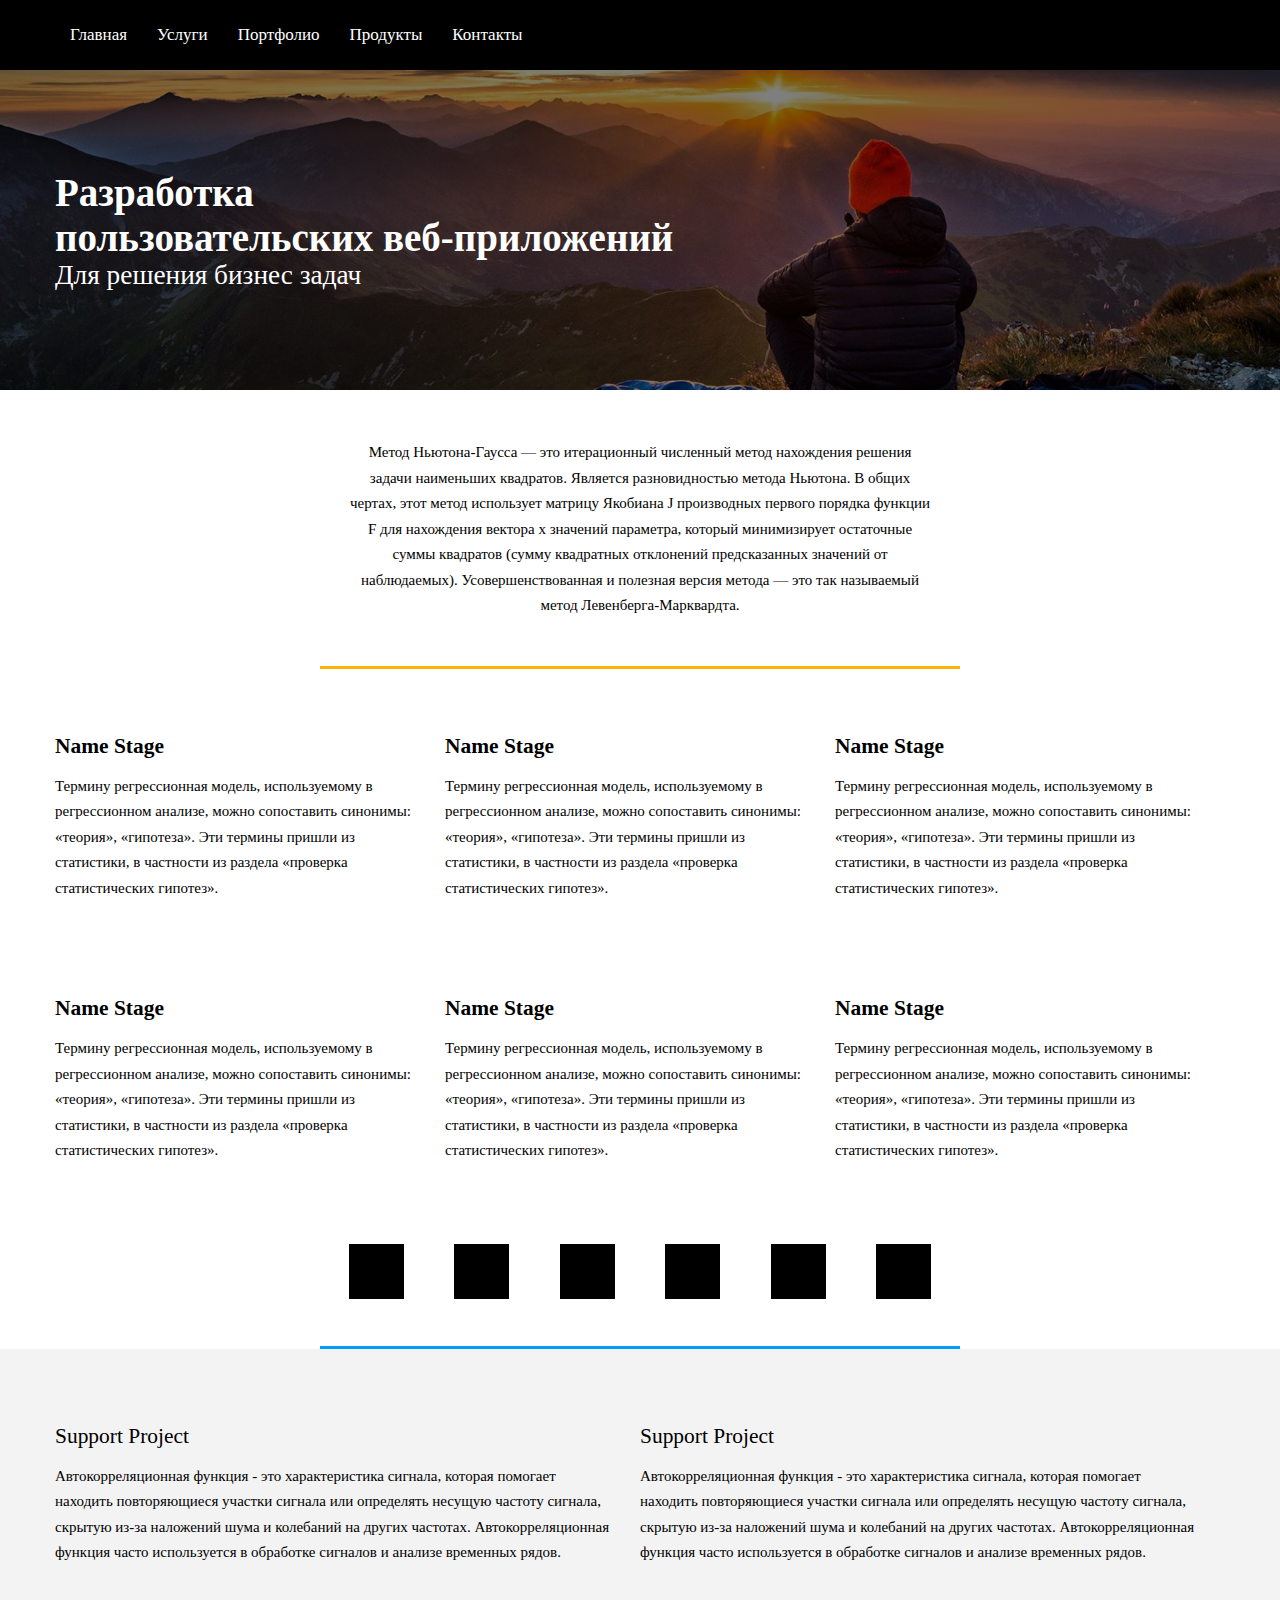
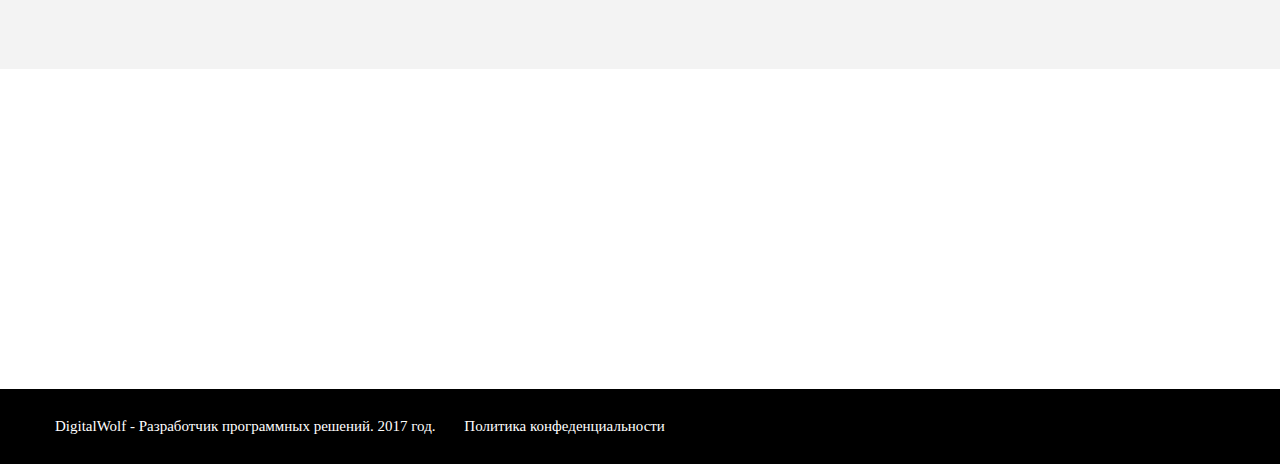
<file: index.html>
<!DOCTYPE html>
<html lang="en">
<head>
    <meta charset="UTF-8">
    <meta name="viewport" content="width=device-width, initial-scale=1.0">
    <meta http-equiv="X-UA-Compatible" content="ie=edge">
    <title>Main Page</title>
    <link rel="stylesheet" href="css/style.css">
    <link rel="stylesheet" href="css/grid.css">
    <link rel="stylesheet" href="css/font-awesome-4.7.0/css/font-awesome.min.css">
</head>
<body class="page">
    <header class="header">
        <div class="area">
            <nav class="menu sm-hide">
                <ul class="menu__list">
                    <li class="menu__item"><a href="#" class="menu__link">Главная</a></li>
                    <li class="menu__item"><a href="#" class="menu__link">Услуги</a></li>
                    <li class="menu__item"><a href="#" class="menu__link">Портфолио</a></li>
                    <li class="menu__item"><a href="#" class="menu__link">Продукты</a></li>
                    <li class="menu__item"><a href="#" class="menu__link">Контакты</a></li>
                </ul>
            </nav>
			<div class="burger-btn sm-show hidden">
				<span class="fa fa-bars fa-2x burger-btn-src"></span>
			</div>
        </div>
    </header>
    <main class="content">
        <section class="content__part small-min-height content-head relative-pos">
            <div class="content-head__wrap flexbox-item center-flex-items-align">
                <div class="area">
                    <div class="content-head__header sm-font-size sm-center-text-align">
                        <h1 class="h1">Разработка<br> пользовательских веб-приложений</h1>
                        <div class="h2">Для решения бизнес задач</div>
                    </div>
                </div>
            </div>
        </section>
        <section class="content__part center-text-align big-padding-v relative-pos">
            <div class="area">
                <div class="half-width margin-auto-h sm-full-width sm-h-padding">
                    <p class="text-block">Метод Ньютона-Гаусса — это итерационный численный метод нахождения решения задачи наименьших квадратов. Является разновидностью метода Ньютона. В общих чертах, этот метод использует матрицу Якобиана J производных первого порядка функции F для нахождения вектора x значений параметра, который минимизирует остаточные суммы квадратов (сумму квадратных отклонений предсказанных значений от наблюдаемых). Усовершенствованная и полезная версия метода — это так называемый метод Левенберга-Марквардта.</p>
                </div>
                <div class="smart-line-wrap center-text-align">
                    <hr class="smart-line smart-line--orange sm-h-padding">
                </div>
            </div>
        </section>
        <section class="content__part big-padding-v">
            <div class="area">
                <div class="row">
                    <article class="content__column col-lg-4 col-md-4 col-sm-12 col-xs-12 small-padding-v sm-h-padding sm-center-text-align">
                        <h3 class="h3 content__column-header">Name Stage</h3>
                        <p class="text-block content__column-desc">Термину регрессионная модель, используемому в регрессионном анализе, можно сопоставить синонимы: «теория», «гипотеза». Эти термины пришли из статистики, в частности из раздела «проверка статистических гипотез».</p>
                    </article>
                    <article class="content__column col-lg-4 col-md-4 col-sm-12 col-xs-12 small-padding-v sm-h-padding sm-center-text-align">
                        <h3 class="h3 content__column-header">Name Stage</h3>
                        <p class="text-block content__column-desc">Термину регрессионная модель, используемому в регрессионном анализе, можно сопоставить синонимы: «теория», «гипотеза». Эти термины пришли из статистики, в частности из раздела «проверка статистических гипотез».</p>
                    </article>
                    <article class="content__column col-lg-4 col-md-4 col-sm-12 col-xs-12 small-padding-v sm-h-padding sm-center-text-align">
                        <h3 class="h3 content__column-header">Name Stage</h3>
                        <p class="text-block content__column-desc">Термину регрессионная модель, используемому в регрессионном анализе, можно сопоставить синонимы: «теория», «гипотеза». Эти термины пришли из статистики, в частности из раздела «проверка статистических гипотез».</p>
                    </article>
                </div>
            </div>
        </section>
        <section class="content__part">
            <div class="area">
                <div class="row">
                    <article class="content__column col-lg-4 col-md-4 col-sm-12 col-xs-12 small-padding-v sm-h-padding sm-center-text-align">
                        <h3 class="h3 content__column-header">Name Stage</h3>
                        <p class="text-block content__column-desc">Термину регрессионная модель, используемому в регрессионном анализе, можно сопоставить синонимы: «теория», «гипотеза». Эти термины пришли из статистики, в частности из раздела «проверка статистических гипотез».</p>
                    </article>
                    <article class="content__column col-lg-4 col-md-4 col-sm-12 col-xs-12 small-padding-v sm-h-padding sm-center-text-align">
                        <h3 class="h3 content__column-header">Name Stage</h3>
                        <p class="text-block content__column-desc">Термину регрессионная модель, используемому в регрессионном анализе, можно сопоставить синонимы: «теория», «гипотеза». Эти термины пришли из статистики, в частности из раздела «проверка статистических гипотез».</p>
                    </article>
                    <article class="content__column col-lg-4 col-md-4 col-sm-12 col-xs-12 small-padding-v sm-h-padding sm-center-text-align">
                        <h3 class="h3 content__column-header">Name Stage</h3>
                        <p class="text-block content__column-desc">Термину регрессионная модель, используемому в регрессионном анализе, можно сопоставить синонимы: «теория», «гипотеза». Эти термины пришли из статистики, в частности из раздела «проверка статистических гипотез».</p>
                    </article>
                </div>
            </div>
        </section>
        <section class="content__part relative-pos big-padding-v">
            <div class="area">
                <div class="icon-tech center-text-align">
                    <div class="icon-tech__block inline-block-elem"></div>
                    <div class="icon-tech__block inline-block-elem"></div>
                    <div class="icon-tech__block inline-block-elem"></div>
                    <div class="icon-tech__block inline-block-elem"></div>
                    <div class="icon-tech__block inline-block-elem"></div>
                    <div class="icon-tech__block inline-block-elem"></div>
                </div>
                <div class="smart-line-wrap center-text-align">
                    <hr class="smart-line smart-line--blue sm-h-padding">
                </div>
            </div>
        </section>
        <section class="content__part support normal-padding-v small-min-height">
            <div class="area row">
                <article class="content__column col-lg-6 col-md-6 col-sm-12 col-xs-12 small-padding-v sm-h-padding sm-center-text-align">
                    <div class="h3 content__column-header normal-padding-v">Support Project</div>
                    <p class="content__column-desc small-padding-v-bottom text-block sm-no-padding">Автокорреляционная функция - это характеристика сигнала, которая помогает находить повторяющиеся участки сигнала или определять несущую частоту сигнала, скрытую из-за наложений шума и колебаний на других частотах. Автокорреляционная функция часто используется в обработке сигналов и анализе временных рядов.</p>
                </article>
                <article class="content__column col-lg-6 col-md-6 col-sm-12 col-xs-12 small-padding-v sm-h-padding sm-center-text-align">
                    <div class="h3 content__column-header normal-padding-v">Support Project</div>
                    <p class="content__column-desc small-padding-v-bottom text-block sm-no-padding">Автокорреляционная функция - это характеристика сигнала, которая помогает находить повторяющиеся участки сигнала или определять несущую частоту сигнала, скрытую из-за наложений шума и колебаний на других частотах. Автокорреляционная функция часто используется в обработке сигналов и анализе временных рядов.</p>
                </article>
            </div>
        </section>
        <section class="content__part small-min-height">
            <div class="area">
            </div>
        </section>
    </main>
    <footer class="footer">
        <div class="area sm-h-padding sm-center-text-align">
            <p class="text-block">DigitalWolf - Разработчик программных решений. 2017 год. <a href="#" class="footer__link">Политика конфеденциальности</a></p>
        </div>
    </footer>
</body>
</html>
</file>
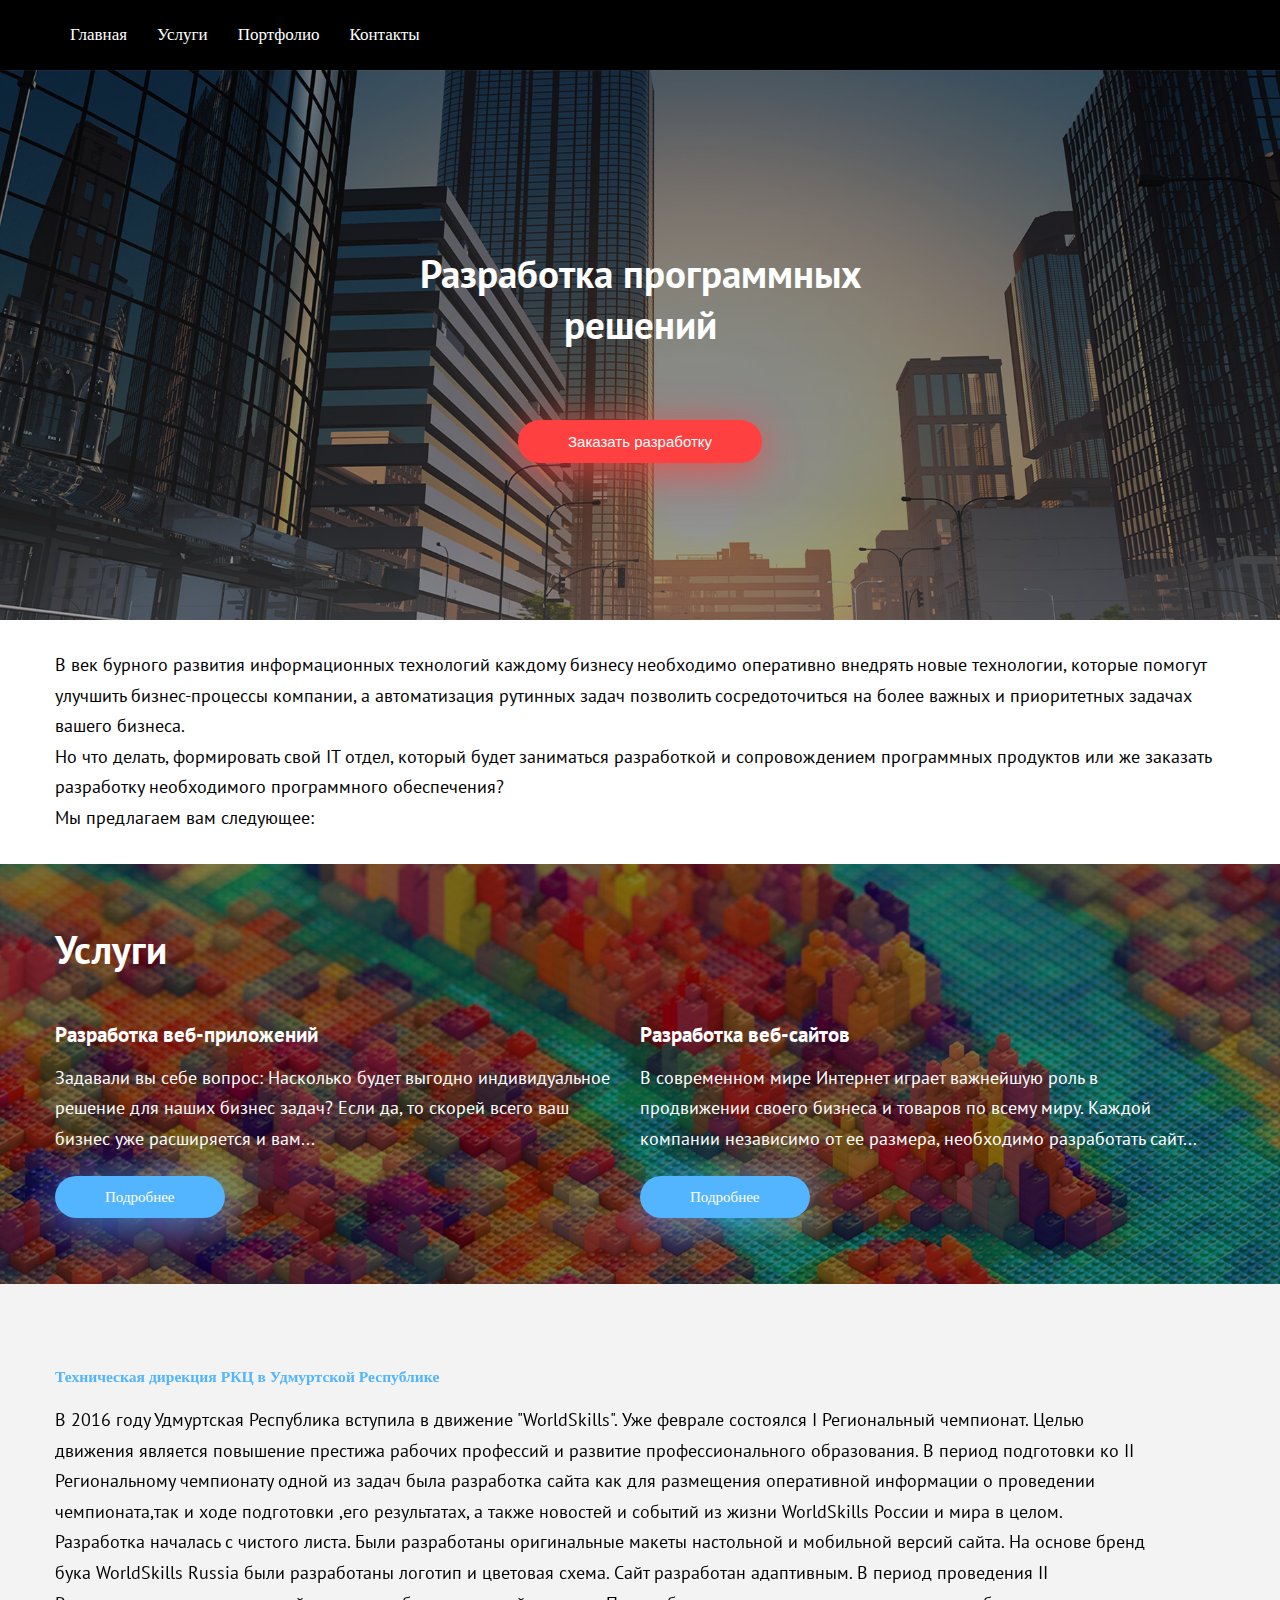
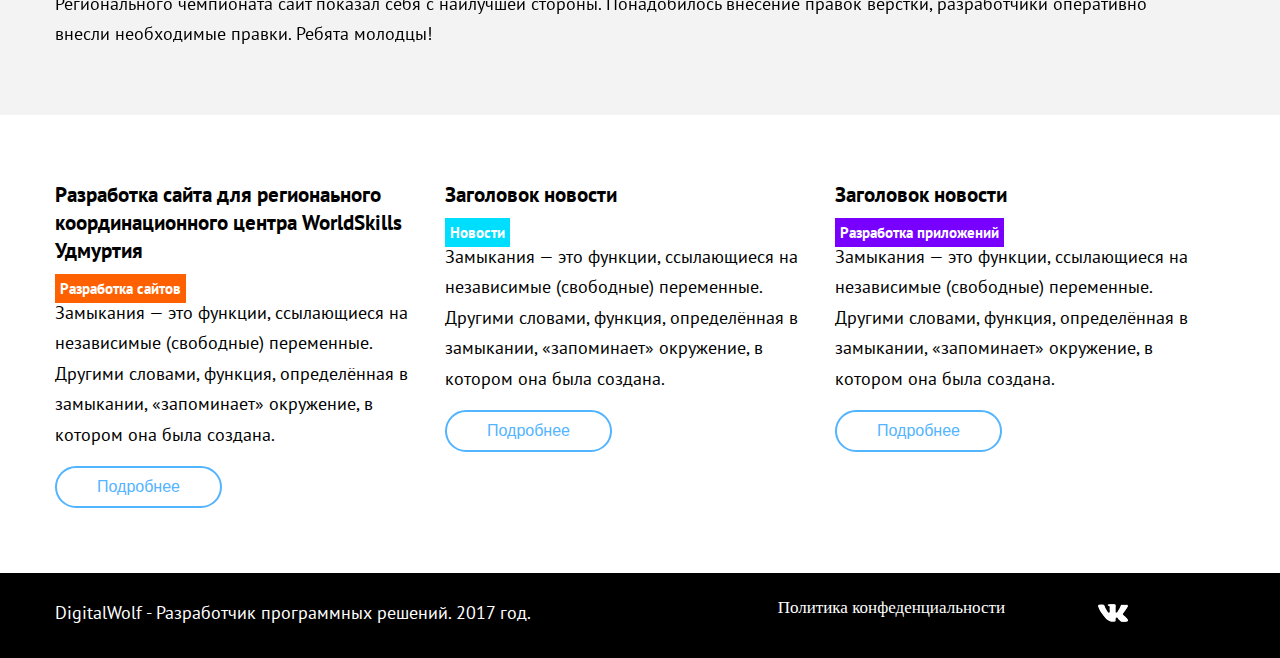
<file: дизайнер/index.html>
﻿<!Doctype HTML>
<html>
<head>
    <title>Главная - DigitalWolf.org</title>
    <link rel="stylesheet" href="css/style.css">
    <link rel="stylesheet" href="css/grid.css">
	<link rel="stylesheet" href="css/owl.carousel.css">
	<link rel="stylesheet" href="css/owl.theme.default.css">
	<link rel="stylesheet" href="css/font-awesome-4.7.0/css/font-awesome.min.css">
	<link rel="stylesheet" href="css/animate.css">
</head>
<body class="page">
    <header class="header">
        <div class="area">
            <nav class="menu sm-hide sm-menu">
                <ul class="menu__list">
                    <li class="menu__item sm-block"><a href="#" class="menu__link">Главная</a></li>
                    <li class="menu__item sm-block"><a href="#" class="menu__link">Услуги</a></li>
                    <li class="menu__item sm-block"><a href="#" class="menu__link">Портфолио</a></li>
                    <li class="menu__item sm-block"><a href="#" class="menu__link">Контакты</a></li>
                </ul>
            </nav>
			<div class="burger-btn sm-show hidden">
				<span class="fa fa-bars fa-2x burger-btn-src"></span>
			</div>
        </div>
    </header>
    <main class="content">
        <section class="content__part">
            <div class="slider">
                <ul class="slider__slides">
                    <li class="slider__slide">
                        <!--<img src="images/1.png" alt="image" class="slider__image"> -->
                        <div class="slider__slide-header">
                            <div class="slider__header-text">
                                <div class="h1 sm-font-size animated fadeIn">Разработка программных решений</div>
								<button class="button button--red-in service__button customer">Заказать разработку</button>
                            </div>
							
                        </div>
						
                    </li>
                </ul>
				
				
               <!-- <ul class="slider__dots">
                    <li class="slider__dot slider__dot--is-active">
                        <span class="slider__dot-shape"></span>
                    </li>
                    <li class="slider__dot">
                        <span class="slider__dot-shape"></span>
                    </li>
                    <li class="slider__dot">
                        <span class="slider__dot-shape"></span>
                    </li>
                    <li class="slider__dot">
                        <span class="slider__dot-shape"></span>
                    </li>
                </ul>-->
            </div>
        </section>
        <section class="content__part">
            <!--<div class="marked-block center-text-align bold-font small-padding-v text-block sm-h-padding">DigitalWolf принял участие в организации Чемпионата WorldSkills Удмуртия 2018
			</div>-->
            <div class="area">
                <p class="text-block normal-padding-v sm-center-text-align sm-h-padding">
				
					В век бурного развития информационных технологий каждому бизнесу необходимо оперативно внедрять новые технологии, которые помогут улучшить бизнес-процессы компании,
					а автоматизация рутинных задач позволить сосредоточиться на более важных и приоритетных задачах вашего бизнеса.<br>
					
					Но что делать, формировать свой IT отдел, который будет заниматься разработкой и сопровождением программных продуктов или же заказать разработку необходимого программного обеспечения?<br>
					
					Мы предлагаем вам следующее:
				
				</p>
            </div>
        </section>
        <section class="content__part normal-min-height service normal-padding-v uslugi">
            <div class="area">
                <h1 class="h1 content__part-header normal-padding-v-top sm-center-text-align">Услуги</h1>
                <div class="wrap-block row">
                    <article class="content__column col-lg-6 col-md-6 col-sm-12 col-xs-12 small-padding-v sm-h-padding sm-center-text-align">
                        <div class="h3 content__column-header normal-padding-v">Разработка веб-приложений</div>
                        <p class="content__column-desc small-padding-v-bottom text-block sm-no-padding">
							Задавали вы себе вопрос:
							Насколько будет выгодно индивидуальное решение для наших бизнес задач?
							Если да, то скорей всего ваш бизнес уже расширяется и вам...
						</p>
                        <a href="software.html" class="button button--blue-in service__button">Подробнее</a>
                    </article>
                    <article class="content__column col-lg-6 col-md-6 col-sm-12 col-xs-12 small-padding-v sm-h-padding sm-center-text-align">
                        <div class="h3 content__column-header normal-padding-v">Разработка веб-сайтов </div>
                        <p class="text-block content__column-desc small-padding-v-bottom text-block sm-no-padding">
						В современном мире Интернет играет важнейшую роль в продвижении своего бизнеса и товаров по всему миру. Каждой компании независимо от ее размера, необходимо разработать сайт...
						</p>
                        <a href="web.html" class="button button--blue-in service__button">Подробнее</a>
                    </article>
                </div>
            </div>
        </section>
		
        <section class="content__part info-cards">
            <div class="area row">
			<div class="owl-carousel owl-theme">
			
                <div class="card col-lg-12 col-md-12 col-sm-12 col-xs-12 sm-h-padding sm-center-text-align">
                    <!--<div class="card__image">
                        <div class="card__image-src"></div>
                    </div>-->
                    <div class="card__header h4">Техническая дирекция РКЦ в Удмуртской Республике</div>
                    <p class="text-block card__desc sm-no-padding">
					
					В 2016 году Удмуртская Республика вступила в движение "WorldSkills". Уже феврале состоялся I Региональный чемпионат. Целью движения является повышение престижа рабочих профессий и развитие профессионального образования.

В период подготовки ко II Региональному чемпионату одной из задач была разработка сайта как для размещения оперативной информации о проведении чемпионата,так и ходе подготовки ,его результатах, а также новостей и событий из жизни WorldSkills России и мира в целом.

Разработка началась с чистого листа. Были разработаны оригинальные макеты настольной и мобильной версий сайта. На основе бренд бука WorldSkills Russia были разработаны логотип и цветовая схема. Сайт разработан адаптивным.

В период проведения II Регионального чемпионата сайт показал себя с наилучшей стороны. Понадобилось внесение правок верстки, разработчики оперативно внесли необходимые правки. Ребята молодцы!
					
					</p>
                </div>				
				
				
			</div>              
            </div>
			
        </section>
		
        <section class="content__part big-padding-v">
            <div class="area row">
			
                <article class="content__column col-lg-4 col-md-4 col-sm-12 col-xs-12 small-padding-v sm-h-padding sm-center-text-align">
                    <h3 class="h3 content__column-header">Разработка сайта для регионаьного координационного центра WorldSkills Удмуртия</h3>
					<span class="type orange">Разработка сайтов</span>
                    <p class="text-block content__column-desc">Замыкания — это функции, ссылающиеся на независимые (свободные) переменные. Другими словами, функция, определённая в замыкании, «запоминает» окружение, в котором она была создана.</p>
                    <button class="button button--blue-out">Подробнее</button>
                </article>
                <article class="content__column col-lg-4 col-md-4 col-sm-12 col-xs-12 small-padding-v sm-h-padding sm-center-text-align">
                    <h3 class="h3 content__column-header">Заголовок новости</h3>
					<span class="type bur">Новости</span>
                    <p class="text-block content__column-desc">Замыкания — это функции, ссылающиеся на независимые (свободные) переменные. Другими словами, функция, определённая в замыкании, «запоминает» окружение, в котором она была создана.</p>
                    <button class="button button--blue-out">Подробнее</button>
                </article>
                <article class="content__column col-lg-4 col-md-4 col-sm-12 col-xs-12 small-padding-v sm-h-padding sm-center-text-align">
                    <h3 class="h3 content__column-header">Заголовок новости</h3>
					<span class="type fiol">Разработка приложений</span>
                    <p class="text-block content__column-desc">Замыкания — это функции, ссылающиеся на независимые (свободные) переменные. Другими словами, функция, определённая в замыкании, «запоминает» окружение, в котором она была создана.</p>
                    <button class="button button--blue-out">Подробнее</button>
                </article>
            </div>
		
        </section>
		
    </main>
    <footer class="footer">
        <div class="area">
		  <div class="row">
		  
		  <div class="col-xs-12 col-lg-5 col-md-5">
            <p class="text-block">DigitalWolf - Разработчик программных решений. 2017 год.</p>
			</div>
			
			
			<div class="col-lg-5 col-md-5 col-xs-12">
			<a href="#" class="footer__link">Политика конфеденциальности</a>
			</div>
			
			<div class="col-lg-1 col-md-1 col-xs-12">
			<a href="https://vk.com/webdw" class="link_vk"><img src="images/vk2.png" alt="Группа ВКонтакте"></a>
			</div>
			
			</div>
        </div>
    </footer>
	
		<script src="jquery-2.2.3.min.js"></script>
	<script src="owl.carousel.min.js"></script>
	<script src="script.js"></script>
	
</body>
</html>
</file>
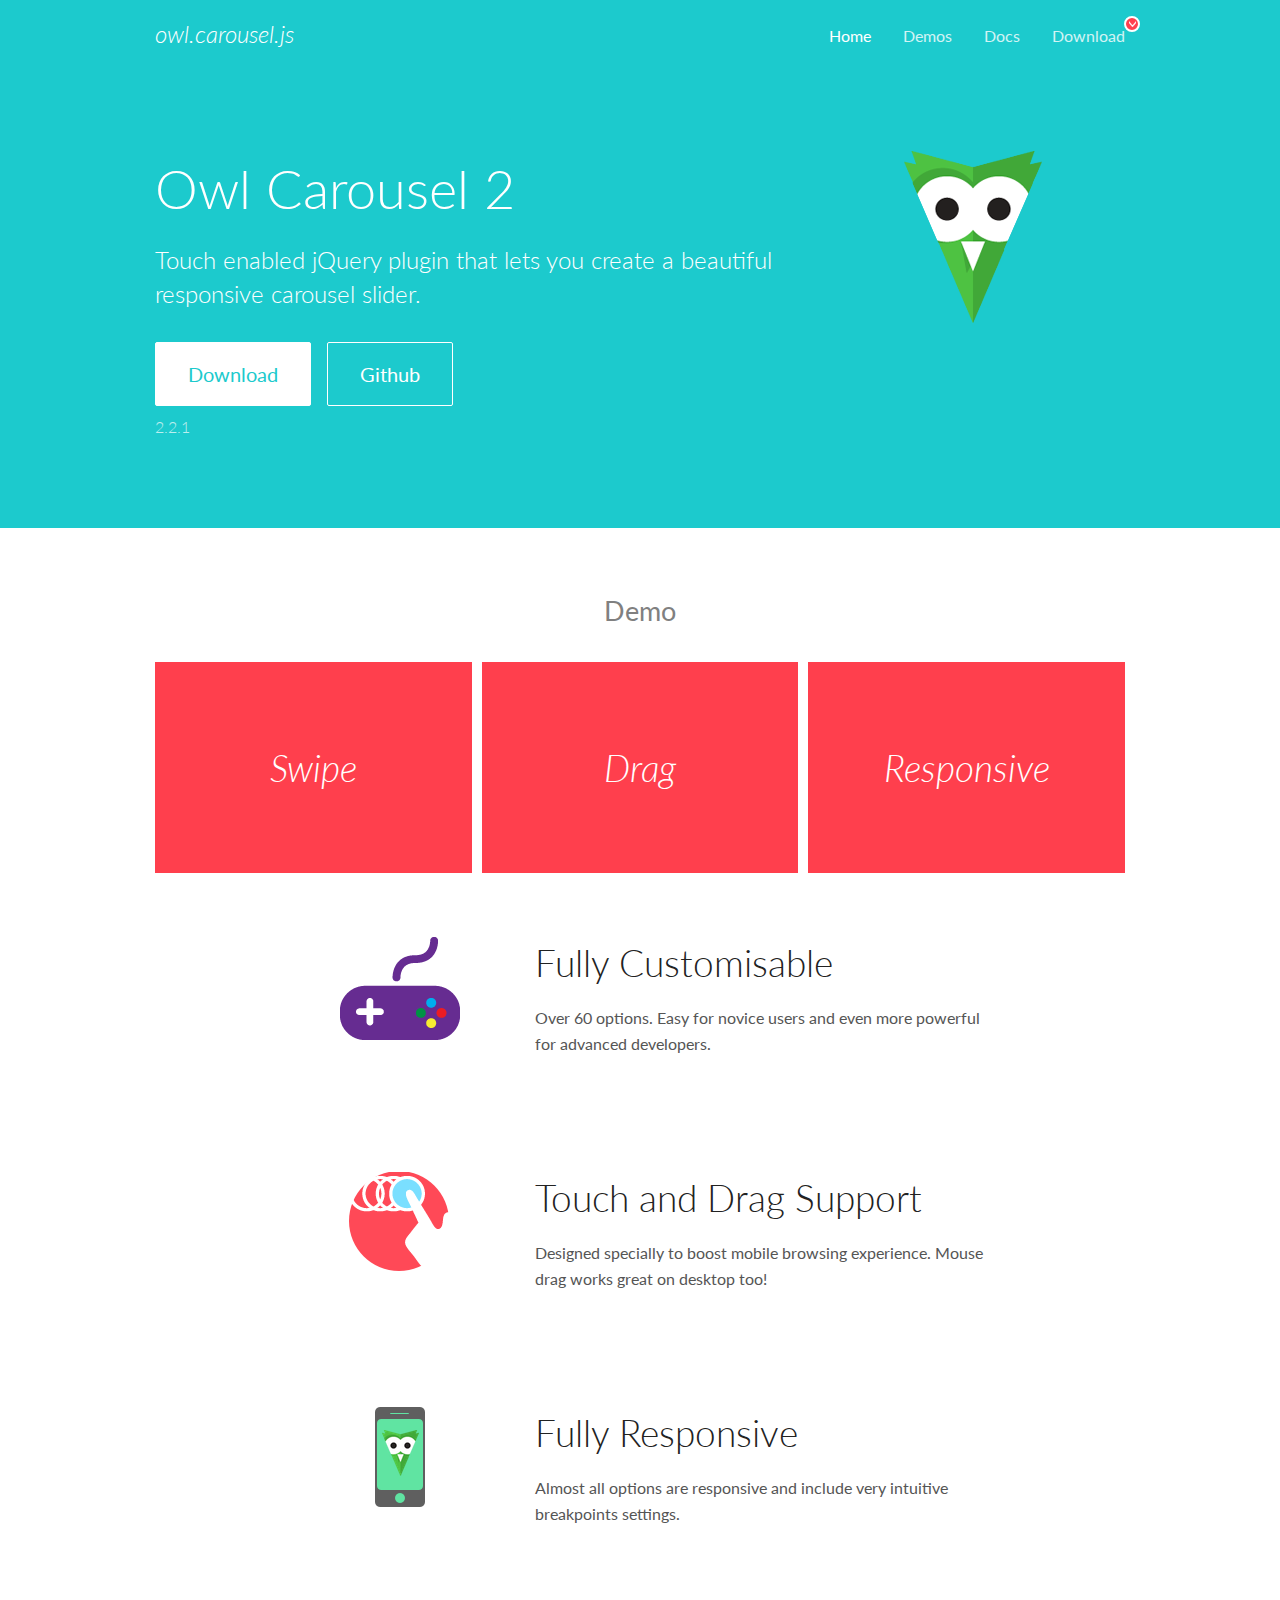
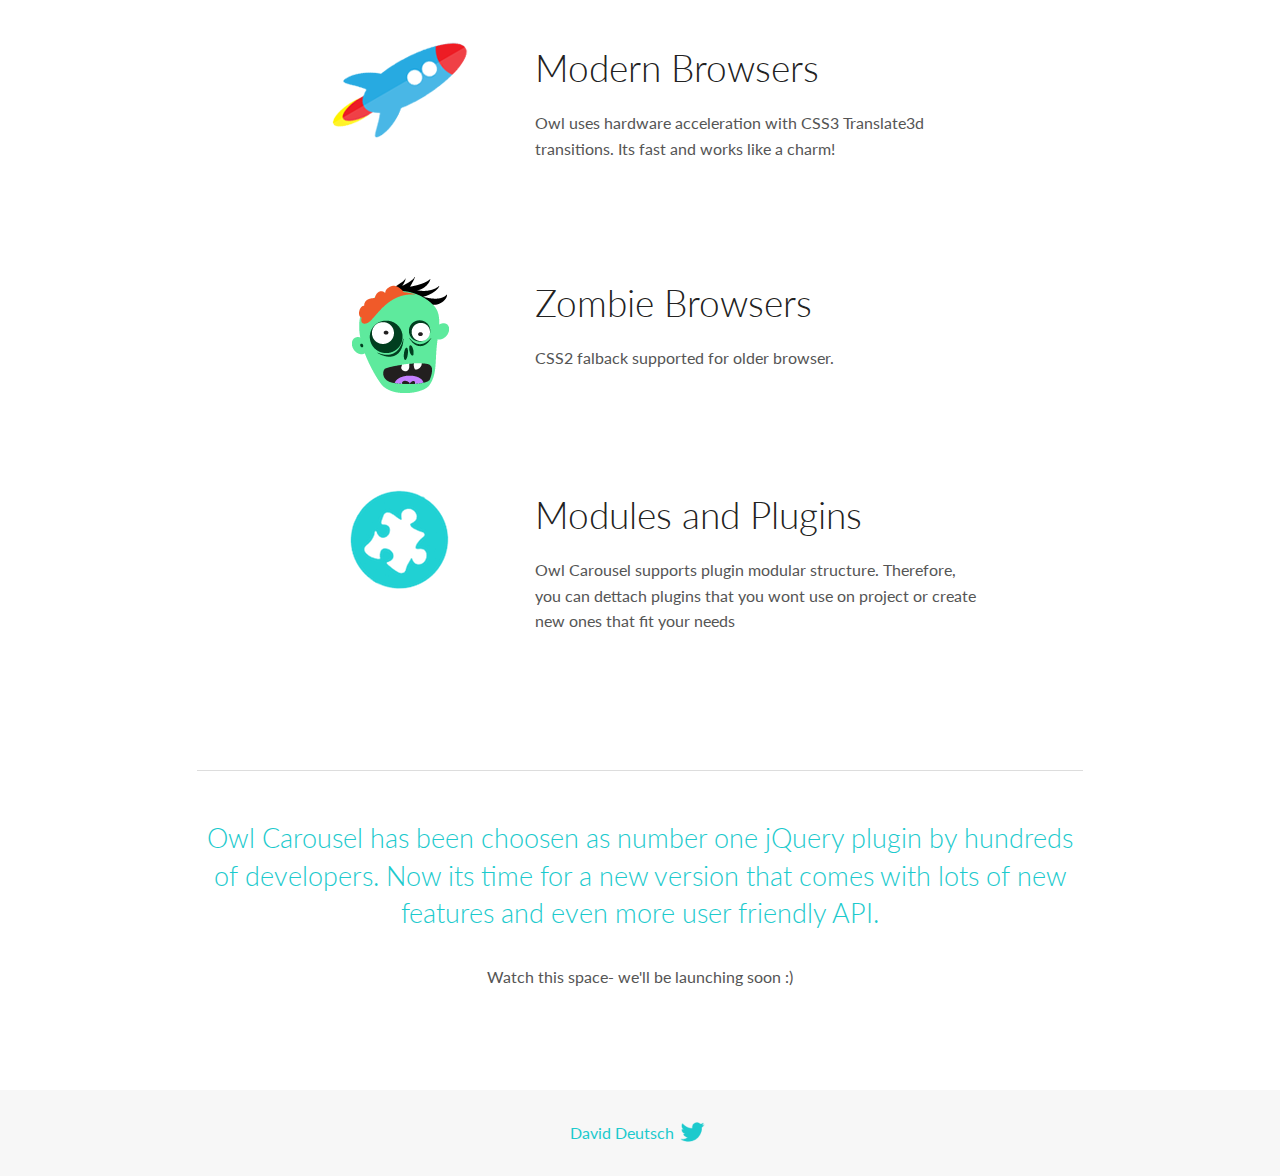
<file: дизайнер/OwlCarousel2-2.2.1/docs/index.html>
<!DOCTYPE html>
<html lang="en">
  <head>

    <!-- head -->
    <meta charset="utf-8">
    <meta name="msapplication-tap-highlight" content="no" />
    <meta name="viewport" content="width=device-width, initial-scale=1.0" />
    <meta name="description" content="Touch enabled jQuery plugin that lets you create beautiful responsive carousel slider.">
    <meta name="author" content="David Deutsch">
    <title>
      Home | Owl Carousel | 2.2.1
    </title>

    <!-- Stylesheets -->
    <link href='https://fonts.googleapis.com/css?family=Lato:300,400,700,400italic,300italic' rel='stylesheet' type='text/css'>
    <link rel="stylesheet" href="assets/css/docs.theme.min.css">

    <!-- Owl Stylesheets -->
    <link rel="stylesheet" href="assets/owlcarousel/assets/owl.carousel.min.css">
    <link rel="stylesheet" href="assets/owlcarousel/assets/owl.theme.default.min.css">

    <!-- HTML5 shim and Respond.js IE8 support of HTML5 elements and media queries -->

    <!--[if lt IE 9]>
      <script src="https://oss.maxcdn.com/libs/html5shiv/3.7.0/html5shiv.js"></script>
      <script src="https://oss.maxcdn.com/libs/respond.js/1.3.0/respond.min.js"></script>
    <![endif]-->

    <!-- Favicons -->
    <link rel="apple-touch-icon-precomposed" sizes="144x144" href="assets/ico/apple-touch-icon-144-precomposed.png">
    <link rel="shortcut icon" href="assets/ico/favicon.png">
    <link rel="shortcut icon" href="favicon.ico">

    <!-- Yeah i know js should not be in header. Its required for demos.-->

    <!-- javascript -->
    <script src="assets/vendors/jquery.min.js"></script>
    <script src="assets/owlcarousel/owl.carousel.js"></script>
  </head>
  <body>

    <!-- header -->
    <header class="header">
      <div class="row">
        <div class="large-12 columns">
          <div class="brand left">
            <h3>
              <a href="/OwlCarousel2/">owl.carousel.js</a> 
            </h3>
          </div>
          <a id="toggle-nav" class="right">
            <span></span> <span></span> <span></span> 
          </a> 
          <div class="nav-bar">
            <ul class="clearfix">
              <li class="active">
                <a href="/OwlCarousel2/index.html">Home</a> 
              </li>
              <li> <a href="/OwlCarousel2/demos/demos.html">Demos</a>  </li>
              <li> <a href="/OwlCarousel2/docs/started-welcome.html">Docs</a>  </li>
              <li>
                <a href="https://github.com/OwlCarousel2/OwlCarousel2/archive/2.2.1.zip">Download</a> 
                <span class="download"></span> 
              </li>
            </ul>
          </div>
        </div>
      </div>
    </header>

    <!-- home panel -->
    <section id="hero">
      <div class="row">
        <div class="large-8 medium-8 columns">
          <h1>Owl Carousel 2</h1>
          <h4>Touch enabled jQuery plugin that lets you create a beautiful responsive carousel slider.</h4>
          <a href="https://github.com/OwlCarousel2/OwlCarousel2/archive/2.2.1.zip" class="hero-button">Download</a> 
          <a href="https://github.com/OwlCarousel2/OwlCarousel2" class="hero-button outline">Github</a> 
          <p>2.2.1</p>
        </div>
        <div class="large-4 medium-4 columns">
          <img class="owl-logo" src="assets/img/owl-logo.png" alt="mr. Owl">
        </div>
      </div>
    </section>

    <!-- body -->
    <div class="home-demo">
      <div class="row">
        <div class="large-12 columns">
          <h3>Demo</h3>
          <div class="owl-carousel">
            <div class="item">
              <h2>Swipe</h2>
            </div>
            <div class="item">
              <h2>Drag</h2>
            </div>
            <div class="item">
              <h2>Responsive</h2>
            </div>
            <div class="item">
              <h2>CSS3</h2>
            </div>
            <div class="item">
              <h2>Fast</h2>
            </div>
            <div class="item">
              <h2>Easy</h2>
            </div>
            <div class="item">
              <h2>Free</h2>
            </div>
            <div class="item">
              <h2>Upgradable</h2>
            </div>
            <div class="item">
              <h2>Tons of options</h2>
            </div>
            <div class="item">
              <h2>Infinity</h2>
            </div>
            <div class="item">
              <h2>Auto Width</h2>
            </div>
          </div>
        </div>
      </div>
    </div>
    <script>
      var owl = $('.owl-carousel');
      owl.owlCarousel({
        margin: 10,
        loop: true,
        responsive: {
          0: {
            items: 1
          },
          600: {
            items: 2
          },
          1000: {
            items: 3
          }
        }
      })
    </script>

    <!-- features -->
    <div id="features">
      <div class="row">
        <div class="small-12 medium-9 small-centered columns">
          <section class="row feature">
            <div class="medium-4 small-12 columns">
              <img src="assets/img/feature-options.png" alt="">
            </div>
            <div class="medium-8 small-12 columns">
              <h2>Fully Customisable</h2>
              <p>Over 60 options. Easy for novice users and even more powerful for advanced developers.</p>
            </div>
          </section>
          <section class="row feature">
            <div class="medium-4 small-12 columns">
              <img src="assets/img/feature-drag.png" alt="">
            </div>
            <div class="medium-8 small-12 columns">
              <h2>Touch and Drag Support</h2>
              <p>Designed specially to boost mobile browsing experience. Mouse drag works great on desktop too!</p>
            </div>
          </section>
          <section class="row feature">
            <div class="medium-4 small-12 columns">
              <img src="assets/img/feature-responsive.png" alt="">
            </div>
            <div class="medium-8 small-12 columns">
              <h2>Fully Responsive</h2>
              <p>Almost all options are responsive and include very intuitive breakpoints settings.</p>
            </div>
          </section>
          <section class="row feature">
            <div class="medium-4 small-12 columns">
              <img src="assets/img/feature-modern.png" alt="">
            </div>
            <div class="medium-8 small-12 columns">
              <h2>Modern Browsers</h2>
              <p>Owl uses hardware acceleration with CSS3 Translate3d transitions. Its fast and works like a charm! </p>
            </div>
          </section>
          <section class="row feature">
            <div class="medium-4 small-12 columns">
              <img src="assets/img/feature-zombie.png" alt="">
            </div>
            <div class="medium-8 small-12 columns">
              <h2>Zombie Browsers</h2>
              <p>CSS2 falback supported for older browser.</p>
            </div>
          </section>
          <section class="row feature">
            <div class="medium-4 small-12 columns">
              <img src="assets/img/feature-module.png" alt="">
            </div>
            <div class="medium-8 small-12 columns">
              <h2>Modules and Plugins</h2>
              <p>Owl Carousel supports plugin modular structure. Therefore, you can dettach plugins that you wont use on project or create new ones that fit your needs</p>
            </div>
          </section>
        </div>
      </div>
    </div>

    <!-- footer -->
    <section id="teaser-text">
      <div class="row">
        <div class="small-12 medium-11 small-centered columns">
          <hr>
          <h3 id="owl-carousel-has-been-choosen-as-number-one-jquery-plugin-by-hundreds-of-developers-now-its-time-for-a-new-version-that-comes-with-lots-of-new-features-and-even-more-user-friendly-api-">Owl Carousel has been choosen as number one jQuery plugin by hundreds of developers. Now its time for a new version that comes with lots of new features and even more user friendly API.</h3>
          <p>Watch this space- we&#39;ll be launching soon :)</p>
        </div>
      </div>
    </section>

    <!-- footer -->
    <footer class="footer">
      <div class="row">
        <div class="large-12 columns">
          <h5>
            <a href="/OwlCarousel2/docs/support-contact.html">David Deutsch</a> 
            <a id="custom-tweet-button" href="https://twitter.com/share?url=https://github.com/OwlCarousel2/OwlCarousel2&text=Owl Carousel - This is so awesome! " target="_blank"></a> 
          </h5>
        </div>
      </div>
    </footer>

    <!-- vendors -->
    <script src="assets/vendors/highlight.js"></script>
    <script src="assets/js/app.js"></script>
  </body>
</html>
</file>
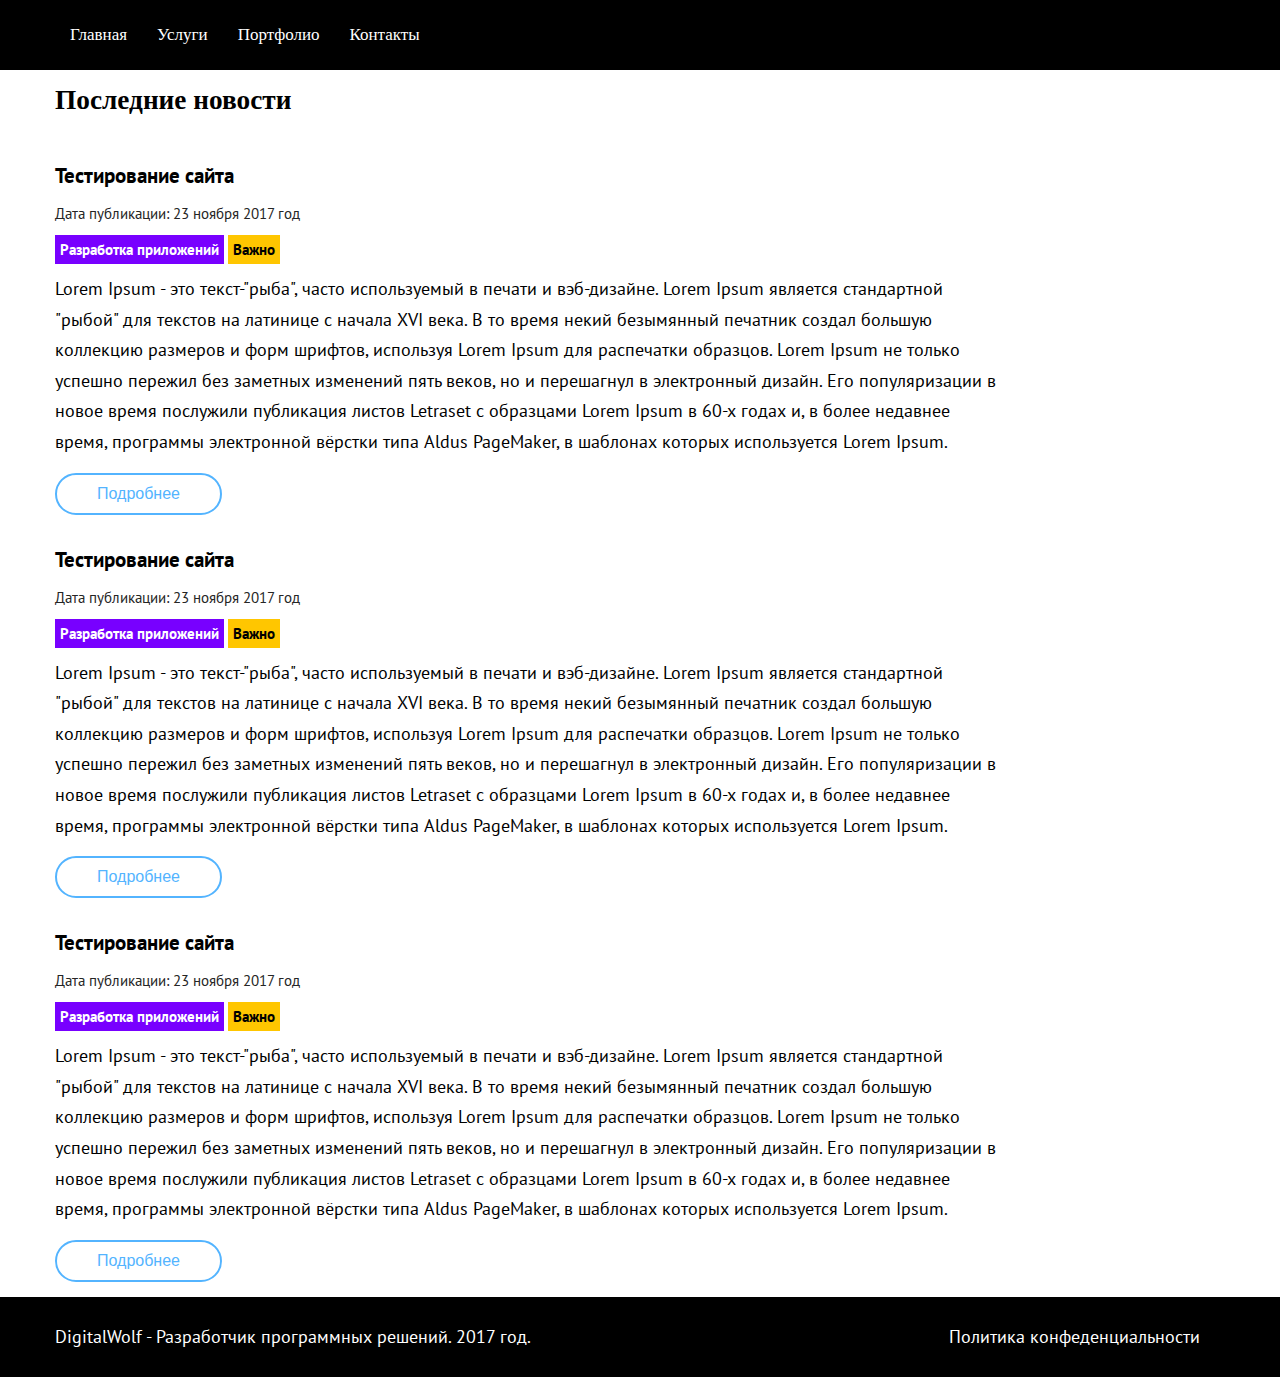
<file: дизайнер/all.html>
<!DOCTYPE html>
<html lang="en">
<head>
    <meta charset="UTF-8">
    <meta name="viewport" content="width=device-width, initial-scale=1.0">
    <meta http-equiv="X-UA-Compatible" content="ie=edge">
    <title>Разработка веб-сайтов - DigitalWolf.org</title>
    <link rel="stylesheet" href="css/style.css">
    <link rel="stylesheet" href="css/grid.css">
    <link rel="stylesheet" href="css/font-awesome-4.7.0/css/font-awesome.min.css">
	<link rel="stylesheet" href="css/animate.css">
</head>
<body class="page">


    <header class="header">
        <div class="area">
            <nav class="menu sm-hide sm-menu">
                <ul class="menu__list">
                    <li class="menu__item sm-block"><a href="#" class="menu__link">Главная</a></li>
                    <li class="menu__item sm-block"><a href="#" class="menu__link">Услуги</a></li>
                    <li class="menu__item sm-block"><a href="#" class="menu__link">Портфолио</a></li>
                    <li class="menu__item sm-block"><a href="#" class="menu__link">Контакты</a></li>
                </ul>
            </nav>
			<div class="burger-btn sm-show hidden">
				<span class="fa fa-bars fa-2x burger-btn-src"></span>
			</div>
        </div>
    </header>
    <main class="content">
 
 	
        <section class="content__part">
            <div class="area">
                <div class="row">
                    <article class="content__column col-lg-10 col-md-10 col-sm-12 col-xs-12 small-padding-v sm-h-padding sm-center-text-align">
                        <h2 class="h2 content__column-header">Последние новости</h3>
						
                    </article>
                   
            </div>
        </section>
        
 
 
		
        <section class="content__part">
            <div class="area">
                <div class="row">
                    <article class="content__column col-lg-10 col-md-10 col-sm-12 col-xs-12 small-padding-v sm-h-padding sm-center-text-align">
                        <h3 class="h3 content__column-header">Тестирование сайта</h3>
						<span class="date">Дата публикации: 23 ноября 2017 год</span><br>
						<span class="type fiol">Разработка приложений</span> <span class="type fiol import">Важно</span><br>
                        <p class="text-block content__column-desc small-padding-v">
						Lorem Ipsum - это текст-"рыба", часто используемый в печати и вэб-дизайне. Lorem Ipsum является стандартной "рыбой" для текстов на латинице с начала XVI века. В то время некий безымянный печатник создал большую коллекцию размеров и форм шрифтов, используя Lorem Ipsum для распечатки образцов. Lorem Ipsum не только успешно пережил без заметных изменений пять веков, но и перешагнул в электронный дизайн. Его популяризации в новое время послужили публикация листов Letraset с образцами Lorem Ipsum в 60-х годах и, в более недавнее время, программы электронной вёрстки типа Aldus PageMaker, в шаблонах которых используется Lorem Ipsum.
						
						</p>
						
						<button class="button button--blue-out">Подробнее</button>
                    </article>
                   
            </div>
        </section>
        
		  <section class="content__part">
            <div class="area">
                <div class="row">
                    <article class="content__column col-lg-10 col-md-10 col-sm-12 col-xs-12 small-padding-v sm-h-padding sm-center-text-align">
                        <h3 class="h3 content__column-header">Тестирование сайта</h3>
						<span class="date">Дата публикации: 23 ноября 2017 год</span><br>
						<span class="type fiol">Разработка приложений</span> <span class="type fiol import">Важно</span><br>
                        <p class="text-block content__column-desc small-padding-v">
						Lorem Ipsum - это текст-"рыба", часто используемый в печати и вэб-дизайне. Lorem Ipsum является стандартной "рыбой" для текстов на латинице с начала XVI века. В то время некий безымянный печатник создал большую коллекцию размеров и форм шрифтов, используя Lorem Ipsum для распечатки образцов. Lorem Ipsum не только успешно пережил без заметных изменений пять веков, но и перешагнул в электронный дизайн. Его популяризации в новое время послужили публикация листов Letraset с образцами Lorem Ipsum в 60-х годах и, в более недавнее время, программы электронной вёрстки типа Aldus PageMaker, в шаблонах которых используется Lorem Ipsum.
						
						</p>
						<button class="button button--blue-out">Подробнее</button>
                    </article>
                   
            </div>
        </section>
        
		
		  <section class="content__part">
            <div class="area">
                <div class="row">
                    <article class="content__column col-lg-10 col-md-10 col-sm-12 col-xs-12 small-padding-v sm-h-padding sm-center-text-align">
                        <h3 class="h3 content__column-header">Тестирование сайта</h3>
						<span class="date">Дата публикации: 23 ноября 2017 год</span><br>
						<span class="type fiol">Разработка приложений</span> <span class="type fiol import">Важно</span><br>
                        <p class="text-block content__column-desc small-padding-v">
						Lorem Ipsum - это текст-"рыба", часто используемый в печати и вэб-дизайне. Lorem Ipsum является стандартной "рыбой" для текстов на латинице с начала XVI века. В то время некий безымянный печатник создал большую коллекцию размеров и форм шрифтов, используя Lorem Ipsum для распечатки образцов. Lorem Ipsum не только успешно пережил без заметных изменений пять веков, но и перешагнул в электронный дизайн. Его популяризации в новое время послужили публикация листов Letraset с образцами Lorem Ipsum в 60-х годах и, в более недавнее время, программы электронной вёрстки типа Aldus PageMaker, в шаблонах которых используется Lorem Ipsum.
						
						</p>
						<button class="button button--blue-out">Подробнее</button>
                    </article>
                   
            </div>
        </section>
        
	
		
   
    </main>
    <footer class="footer">
        <div class="area sm-h-padding sm-center-text-align">
            <p class="text-block">DigitalWolf - Разработчик программных решений. 2017 год. <a href="#" class="footer__link">Политика конфеденциальности</a></p>
        </div>
    </footer>
</body>
</html>
</file>
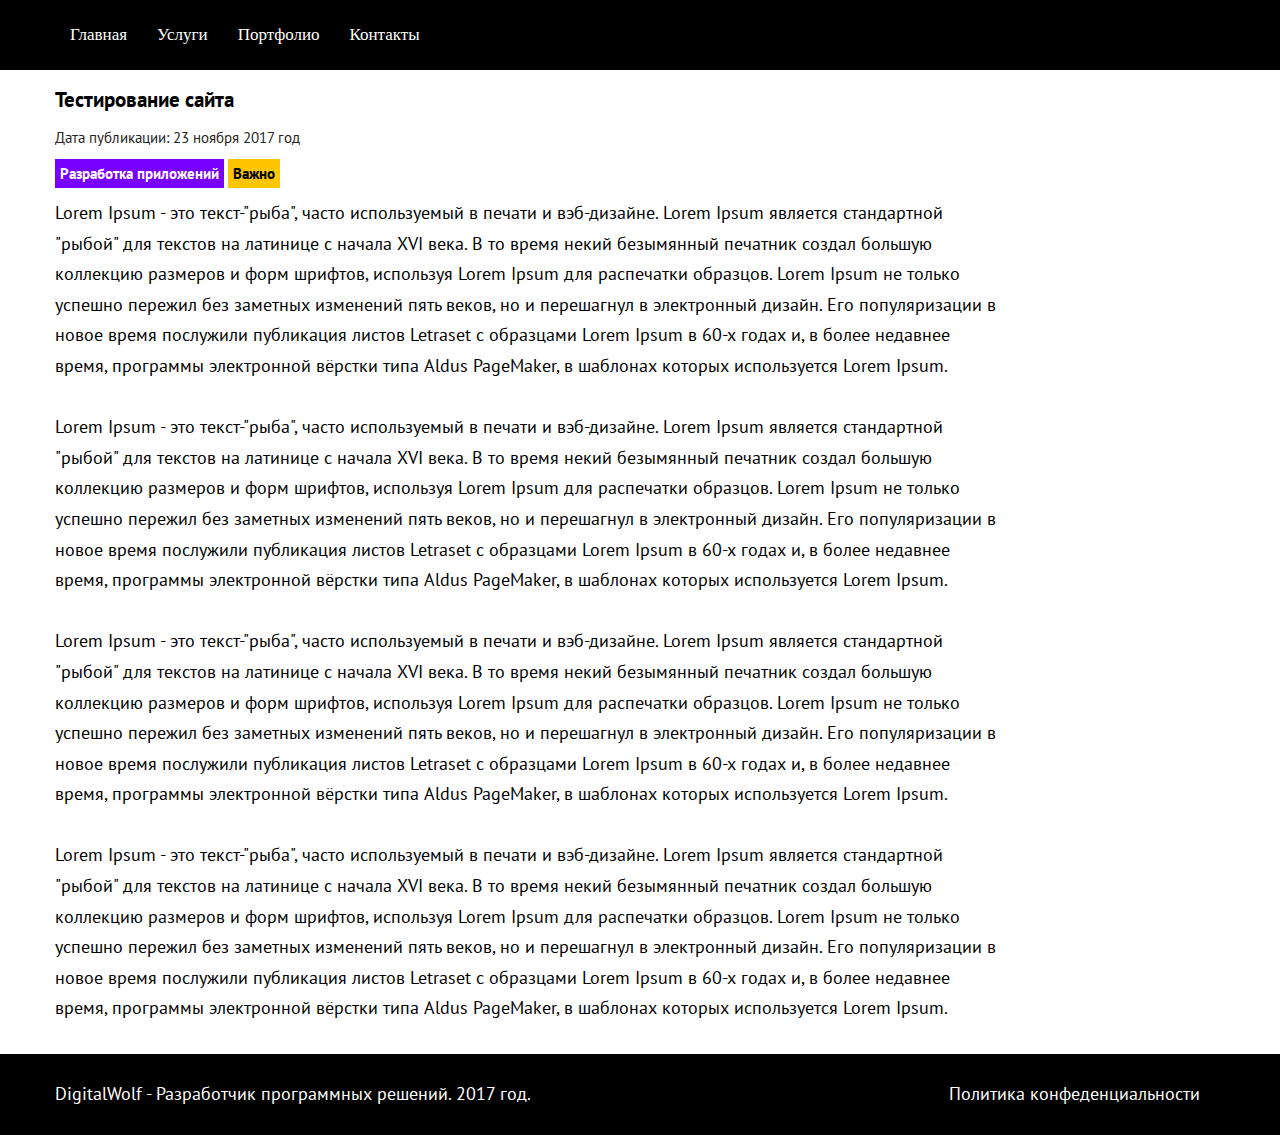
<file: дизайнер/page.html>
<!DOCTYPE html>
<html lang="en">
<head>
    <meta charset="UTF-8">
    <meta name="viewport" content="width=device-width, initial-scale=1.0">
    <meta http-equiv="X-UA-Compatible" content="ie=edge">
    <title>Разработка веб-сайтов - DigitalWolf.org</title>
    <link rel="stylesheet" href="css/style.css">
    <link rel="stylesheet" href="css/grid.css">
    <link rel="stylesheet" href="css/font-awesome-4.7.0/css/font-awesome.min.css">
	<link rel="stylesheet" href="css/animate.css">
</head>
<body class="page">


    <header class="header">
        <div class="area">
            <nav class="menu sm-hide sm-menu">
                <ul class="menu__list">
                    <li class="menu__item sm-block"><a href="#" class="menu__link">Главная</a></li>
                    <li class="menu__item sm-block"><a href="#" class="menu__link">Услуги</a></li>
                    <li class="menu__item sm-block"><a href="#" class="menu__link">Портфолио</a></li>
                    <li class="menu__item sm-block"><a href="#" class="menu__link">Контакты</a></li>
                </ul>
            </nav>
			<div class="burger-btn sm-show hidden">
				<span class="fa fa-bars fa-2x burger-btn-src"></span>
			</div>
        </div>
    </header>
    <main class="content">
 
		
        <section class="content__part">
            <div class="area">
                <div class="row">
                    <article class="content__column col-lg-10 col-md-10 col-sm-12 col-xs-12 small-padding-v sm-h-padding sm-center-text-align">
                        <h3 class="h3 content__column-header">Тестирование сайта</h3>
						<span class="date">Дата публикации: 23 ноября 2017 год</span><br>
						<span class="type fiol">Разработка приложений</span> <span class="type fiol import">Важно</span><br>
                        <p class="text-block content__column-desc small-padding-v">
						Lorem Ipsum - это текст-"рыба", часто используемый в печати и вэб-дизайне. Lorem Ipsum является стандартной "рыбой" для текстов на латинице с начала XVI века. В то время некий безымянный печатник создал большую коллекцию размеров и форм шрифтов, используя Lorem Ipsum для распечатки образцов. Lorem Ipsum не только успешно пережил без заметных изменений пять веков, но и перешагнул в электронный дизайн. Его популяризации в новое время послужили публикация листов Letraset с образцами Lorem Ipsum в 60-х годах и, в более недавнее время, программы электронной вёрстки типа Aldus PageMaker, в шаблонах которых используется Lorem Ipsum.
						<br><br>Lorem Ipsum - это текст-"рыба", часто используемый в печати и вэб-дизайне. Lorem Ipsum является стандартной "рыбой" для текстов на латинице с начала XVI века. В то время некий безымянный печатник создал большую коллекцию размеров и форм шрифтов, используя Lorem Ipsum для распечатки образцов. Lorem Ipsum не только успешно пережил без заметных изменений пять веков, но и перешагнул в электронный дизайн. Его популяризации в новое время послужили публикация листов Letraset с образцами Lorem Ipsum в 60-х годах и, в более недавнее время, программы электронной вёрстки типа Aldus PageMaker, в шаблонах которых используется Lorem Ipsum.
						<br><br>Lorem Ipsum - это текст-"рыба", часто используемый в печати и вэб-дизайне. Lorem Ipsum является стандартной "рыбой" для текстов на латинице с начала XVI века. В то время некий безымянный печатник создал большую коллекцию размеров и форм шрифтов, используя Lorem Ipsum для распечатки образцов. Lorem Ipsum не только успешно пережил без заметных изменений пять веков, но и перешагнул в электронный дизайн. Его популяризации в новое время послужили публикация листов Letraset с образцами Lorem Ipsum в 60-х годах и, в более недавнее время, программы электронной вёрстки типа Aldus PageMaker, в шаблонах которых используется Lorem Ipsum.
						<br><br>Lorem Ipsum - это текст-"рыба", часто используемый в печати и вэб-дизайне. Lorem Ipsum является стандартной "рыбой" для текстов на латинице с начала XVI века. В то время некий безымянный печатник создал большую коллекцию размеров и форм шрифтов, используя Lorem Ipsum для распечатки образцов. Lorem Ipsum не только успешно пережил без заметных изменений пять веков, но и перешагнул в электронный дизайн. Его популяризации в новое время послужили публикация листов Letraset с образцами Lorem Ipsum в 60-х годах и, в более недавнее время, программы электронной вёрстки типа Aldus PageMaker, в шаблонах которых используется Lorem Ipsum.

						</p>
                    </article>
                   
            </div>
        </section>
        
	
		
   
    </main>
    <footer class="footer">
        <div class="area sm-h-padding sm-center-text-align">
            <p class="text-block">DigitalWolf - Разработчик программных решений. 2017 год. <a href="#" class="footer__link">Политика конфеденциальности</a></p>
        </div>
    </footer>
</body>
</html>
</file>
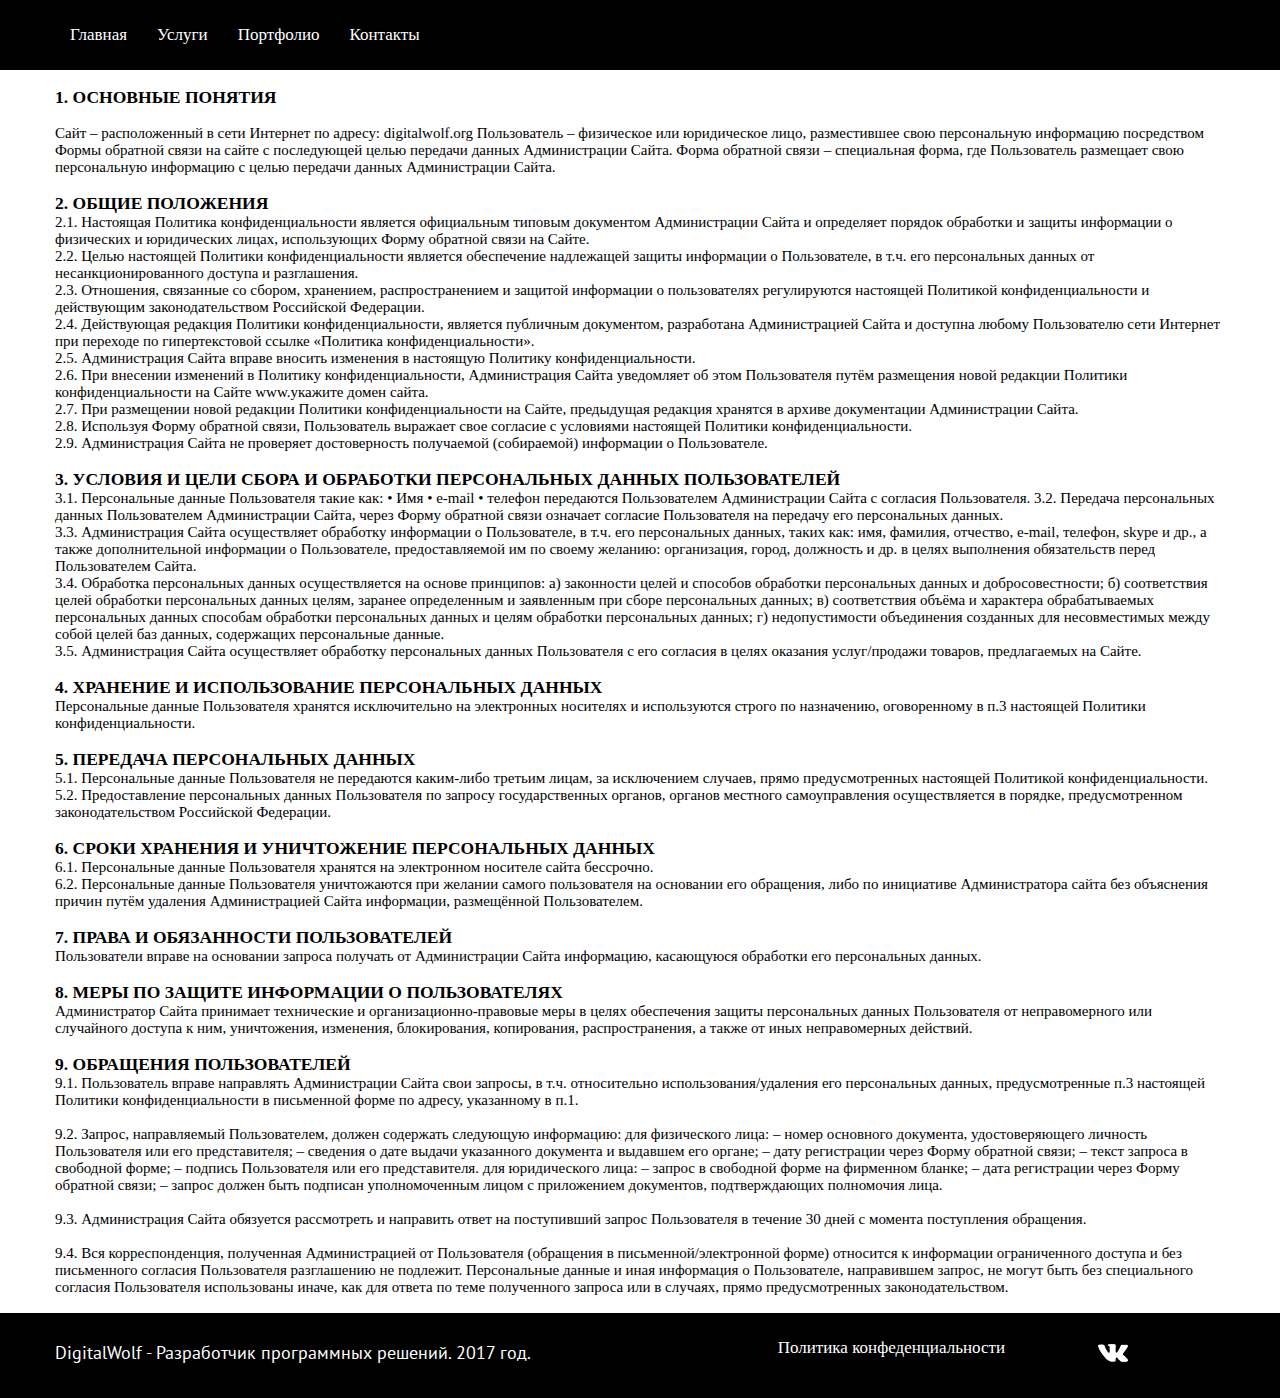
<file: дизайнер/politics.html>
<!Doctype HTML>
<html>
<head>
    <title>Главная - DigitalWolf.org</title>
    <link rel="stylesheet" href="css/style.css">
    <link rel="stylesheet" href="css/grid.css">
	<link rel="stylesheet" href="css/owl.carousel.css">
	<link rel="stylesheet" href="css/owl.theme.default.css">
	<link rel="stylesheet" href="css/font-awesome-4.7.0/css/font-awesome.min.css">
	<link rel="stylesheet" href="css/animate.css">
</head>
<body class="page">


    <header class="header">
        <div class="area">
            <nav class="menu sm-hide sm-menu">
                <ul class="menu__list">
                    <li class="menu__item sm-block"><a href="#" class="menu__link">Главная</a></li>
                    <li class="menu__item sm-block"><a href="#" class="menu__link">Услуги</a></li>
                    <li class="menu__item sm-block"><a href="#" class="menu__link">Портфолио</a></li>
                    <li class="menu__item sm-block"><a href="#" class="menu__link">Контакты</a></li>
                </ul>
            </nav>
			<div class="burger-btn sm-show hidden">
				<span class="fa fa-bars fa-2x burger-btn-src"></span>
			</div>
        </div>
    </header>
    <main class="content">
  
        <section class="content__part">
            
            <div class="area">
             
			<p>
			<br>
				<h3>1. ОСНОВНЫЕ ПОНЯТИЯ</h3>	<br>
Сайт –  расположенный в сети Интернет по адресу: digitalwolf.org 
Пользователь – физическое или юридическое лицо, разместившее свою персональную информацию посредством Формы обратной связи на сайте с последующей целью передачи данных  Администрации Сайта.
Форма обратной связи – специальная форма, где Пользователь размещает свою персональную информацию с целью передачи данных  Администрации Сайта.
	<br><br>
<h3>2. ОБЩИЕ ПОЛОЖЕНИЯ</h3>
2.1. Настоящая Политика конфиденциальности является официальным типовым документом Администрации Сайта и определяет порядок обработки и защиты информации о физических и юридических лицах, использующих Форму обратной связи на Сайте.
<br>
2.2. Целью настоящей Политики конфиденциальности является обеспечение надлежащей защиты информации о Пользователе, в т.ч. его персональных данных от несанкционированного доступа и разглашения.
<br>
2.3. Отношения, связанные со сбором, хранением, распространением и защитой информации о пользователях регулируются настоящей Политикой конфиденциальности и действующим законодательством Российской Федерации.
<br>
2.4. Действующая редакция Политики конфиденциальности, является публичным документом, разработана Администрацией Сайта и доступна любому Пользователю сети Интернет при переходе по гипертекстовой ссылке «Политика конфиденциальности».
<br>
2.5. Администрация Сайта вправе вносить изменения в настоящую Политику конфиденциальности.
<br>
2.6. При внесении изменений в Политику конфиденциальности, Администрация Сайта уведомляет об этом Пользователя путём размещения новой редакции Политики конфиденциальности на Сайте www.укажите домен сайта. 
<br>
2.7. При размещении новой редакции Политики конфиденциальности на Сайте, предыдущая редакция хранятся в архиве документации Администрации Сайта.
<br>
2.8. Используя Форму обратной связи, Пользователь выражает свое согласие с условиями настоящей Политики конфиденциальности.
<br>
2.9. Администрация Сайта не проверяет достоверность получаемой (собираемой) информации о Пользователе.
	<br>	<br>


<h3>3. УСЛОВИЯ И ЦЕЛИ СБОРА И ОБРАБОТКИ ПЕРСОНАЛЬНЫХ ДАННЫХ ПОЛЬЗОВАТЕЛЕЙ</h3>
3.1. Персональные данные Пользователя такие как: 
•	Имя
•	e-mail
•	телефон


 передаются Пользователем  Администрации Сайта с согласия Пользователя.  

3.2. Передача персональных данных Пользователем Администрации Сайта, через Форму обратной связи  означает согласие Пользователя на передачу его персональных данных.<br>
3.3. Администрация Сайта осуществляет обработку информации о Пользователе, в т.ч. его персональных данных, таких как: имя, фамилия, отчество, e-mail, телефон, skype и др., а также дополнительной информации о Пользователе, предоставляемой им по своему желанию: организация, город, должность и др. в целях выполнения обязательств перед Пользователем Сайта.
<br>
3.4. Обработка персональных данных осуществляется на основе принципов: 
а) законности целей и способов обработки персональных данных и добросовестности; 
б) соответствия целей обработки персональных данных целям, заранее определенным и заявленным при сборе персональных данных; 
в) соответствия объёма и характера обрабатываемых персональных данных способам обработки персональных данных и целям обработки персональных данных; 
г) недопустимости объединения созданных для несовместимых между собой целей баз данных, содержащих персональные данные.
<br>
3.5. Администрация Сайта осуществляет обработку персональных данных Пользователя с его согласия в целях оказания услуг/продажи товаров, предлагаемых на Сайте.
	<br>	<br>
<h3>4. ХРАНЕНИЕ И ИСПОЛЬЗОВАНИЕ ПЕРСОНАЛЬНЫХ ДАННЫХ</h3>
Персональные данные Пользователя хранятся исключительно на электронных носителях и используются строго по назначению, оговоренному в п.3 настоящей Политики конфиденциальности.
	<br>	<br>
<h3>5. ПЕРЕДАЧА ПЕРСОНАЛЬНЫХ ДАННЫХ</h3>
5.1. Персональные данные Пользователя не передаются каким-либо третьим лицам, за исключением случаев, прямо предусмотренных настоящей Политикой конфиденциальности.
<br>
5.2. Предоставление персональных данных Пользователя по запросу государственных органов, органов местного самоуправления осуществляется в порядке, предусмотренном законодательством Российской Федерации.
<br><br>
<h3>6. СРОКИ ХРАНЕНИЯ И УНИЧТОЖЕНИЕ ПЕРСОНАЛЬНЫХ ДАННЫХ</h3>
6.1. Персональные данные Пользователя хранятся на электронном носителе сайта бессрочно.
<br>
6.2. Персональные данные Пользователя уничтожаются при желании самого пользователя на основании его обращения, либо по инициативе Администратора сайта без объяснения причин путём удаления Администрацией Сайта информации, размещённой Пользователем.
	<br><br>
<h3>7. ПРАВА И ОБЯЗАННОСТИ ПОЛЬЗОВАТЕЛЕЙ</h3>
Пользователи вправе на основании запроса получать от Администрации Сайта информацию, касающуюся обработки его персональных данных.

	<br><br>

<h3>8. МЕРЫ ПО ЗАЩИТЕ ИНФОРМАЦИИ О ПОЛЬЗОВАТЕЛЯХ</h3>

Администратор Сайта принимает технические и организационно-правовые меры в целях обеспечения защиты персональных данных Пользователя от неправомерного или случайного доступа к ним, уничтожения, изменения, блокирования, копирования, распространения, а также от иных неправомерных действий.
<br><br>
<h3>9. ОБРАЩЕНИЯ ПОЛЬЗОВАТЕЛЕЙ</h3>
9.1. Пользователь вправе направлять Администрации Сайта свои запросы, в т.ч. относительно использования/удаления его персональных данных, предусмотренные п.3 настоящей Политики конфиденциальности в письменной форме по адресу, указанному в п.1.
<br><br>
9.2. Запрос, направляемый Пользователем, должен содержать следующую информацию:
для физического лица:
– номер основного документа, удостоверяющего личность Пользователя или его представителя;
– сведения о дате выдачи указанного документа и выдавшем его органе;
– дату регистрации через Форму обратной связи;
– текст запроса в свободной форме;
– подпись Пользователя или его представителя.
для юридического лица:
– запрос в свободной форме на фирменном бланке;
– дата регистрации через Форму обратной связи;
– запрос должен быть подписан уполномоченным лицом с приложением документов, подтверждающих полномочия лица.
<br><br>
9.3. Администрация Сайта обязуется рассмотреть и направить ответ на поступивший запрос Пользователя в течение 30 дней с момента поступления обращения.
<br><br>
9.4. Вся корреспонденция, полученная Администрацией от Пользователя (обращения в письменной/электронной форме) относится к информации ограниченного доступа и без письменного согласия Пользователя разглашению не подлежит. Персональные данные и иная информация о Пользователе, направившем запрос, не могут быть без специального согласия Пользователя использованы иначе, как для ответа по теме полученного запроса или в случаях, прямо предусмотренных законодательством.
<br><br>
</p>



			 
			 
            </div>
        </section>

		
    </main>
    <footer class="footer">
        <div class="area">
		  <div class="row">
		  
		  <div class="col-xs-12 col-lg-5 col-md-5">
            <p class="text-block">DigitalWolf - Разработчик программных решений. 2017 год.</p>
			</div>
			
			
			<div class="col-lg-5 col-md-5 col-xs-12">
			<a href="#" class="footer__link">Политика конфеденциальности</a>
			</div>
			
			<div class="col-lg-1 col-md-1 col-xs-12">
			<a href="https://vk.com/webdw" class="link_vk"><img src="images/vk2.png" alt="Группа ВКонтакте"></a>
			</div>
			
			</div>
        </div>
    </footer>
	
		<script src="jquery-2.2.3.min.js"></script>
	<script src="owl.carousel.min.js"></script>
	<script src="script.js"></script>
	
</body>
</html>
</file>
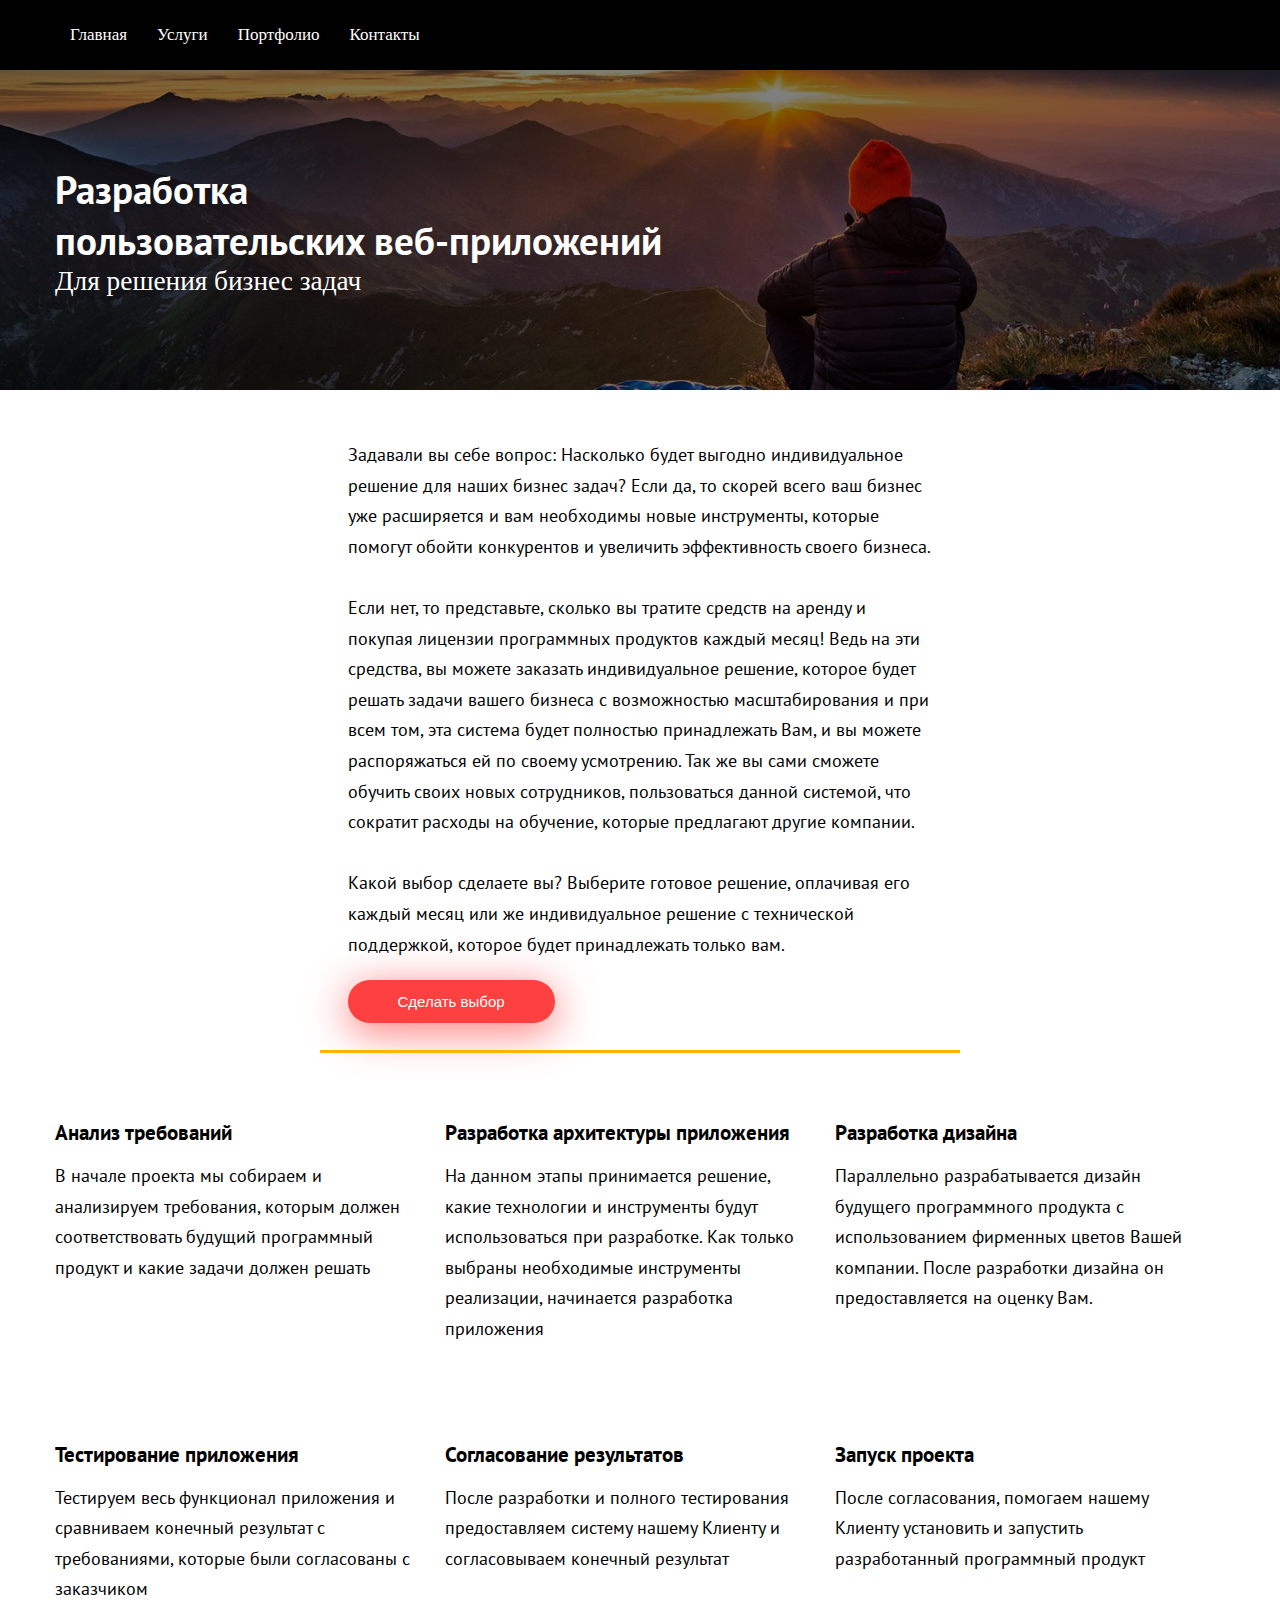
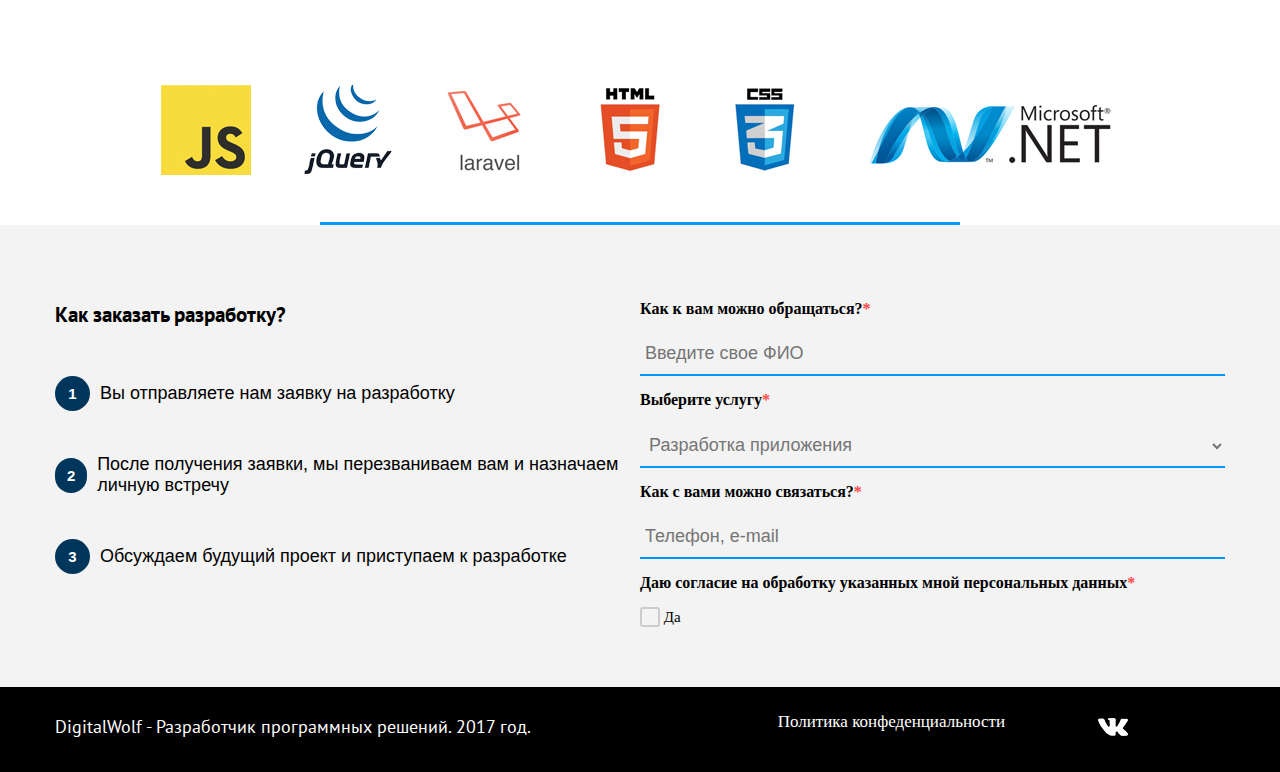
<file: дизайнер/software.html>
<!DOCTYPE html>
<html lang="en">
<head>
    <meta charset="UTF-8">
    <meta name="viewport" content="width=device-width, initial-scale=1.0">
    <meta http-equiv="X-UA-Compatible" content="ie=edge">
    <title>Разработка ПО - DigitalWolf.org</title>
    <link rel="stylesheet" href="css/style.css">
    <link rel="stylesheet" href="css/grid.css">
    <link rel="stylesheet" href="css/font-awesome-4.7.0/css/font-awesome.min.css">
	<link rel="stylesheet" href="css/animate.css">
</head>
<body class="page">


 <header class="header">
        <div class="area">
            <nav class="menu sm-hide sm-menu">
                <ul class="menu__list">
                    <li class="menu__item sm-block"><a href="#" class="menu__link">Главная</a></li>
                    <li class="menu__item sm-block"><a href="#" class="menu__link">Услуги</a></li>
                    <li class="menu__item sm-block"><a href="#" class="menu__link">Портфолио</a></li>
                    <li class="menu__item sm-block"><a href="#" class="menu__link">Контакты</a></li>
                </ul>
            </nav>
			<div class="burger-btn sm-show hidden">
				<span class="fa fa-bars fa-2x burger-btn-src"></span>
			</div>
        </div>
    </header>
    <main class="content">
        <section class="content__part small-min-height content-head relative-pos">
            <div class="content-head__wrap flexbox-item center-flex-items-align">
                <div class="area">
                    <div class="content-head__header sm-font-size sm-center-text-align">
                        <h1 class="h1 animated fadeIn">Разработка<br> пользовательских веб-приложений</h1>
                        <div class="h2 animated fadeIn">Для решения бизнес задач</div>
                    </div>
                </div>
            </div>
        </section>
        <section class="content__part  big-padding-v relative-pos">
            <div class="area">
                <div class="half-width margin-auto-h sm-full-width sm-h-padding">
                    <p class="text-block">
					Задавали вы себе вопрос:
Насколько будет выгодно индивидуальное решение для наших бизнес задач?

Если да, то скорей всего ваш бизнес уже расширяется и вам необходимы новые инструменты, которые помогут обойти конкурентов и увеличить эффективность своего бизнеса.<br><br>

Если нет, то представьте, сколько вы тратите средств на аренду и покупая лицензии программных продуктов каждый месяц!

Ведь на эти средства, вы можете заказать индивидуальное решение, которое будет решать задачи вашего бизнеса с возможностью масштабирования и при всем том, эта система будет полностью принадлежать Вам, и вы можете распоряжаться ей по своему усмотрению.

Так же вы сами сможете обучить своих новых сотрудников, пользоваться данной системой, что сократит расходы на обучение, которые предлагают другие компании.

<br><br>
Какой выбор сделаете вы? 
Выберите готовое решение, оплачивая его каждый месяц или же индивидуальное решение с технической поддержкой, которое будет принадлежать только вам.

					</p>
					<button class="button button--red-in service__button selects">Сделать выбор</button>
                </div>
                <div class="smart-line-wrap center-text-align">
                    <hr class="smart-line smart-line--orange sm-h-padding">
                </div>
            </div>
        </section>
        <section class="content__part big-padding-v">
            <div class="area">
                <div class="row">
                    <article class="content__column col-lg-4 col-md-4 col-sm-12 col-xs-12 small-padding-v sm-h-padding sm-center-text-align">
                        <h3 class="h3 content__column-header">Анализ требований</h3>
                        <p class="text-block content__column-desc">
						В начале проекта мы собираем и анализируем требования, которым должен соответствовать будущий программный продукт и какие задачи должен решать</p>
                    </article>
                    <article class="content__column col-lg-4 col-md-4 col-sm-12 col-xs-12 small-padding-v sm-h-padding sm-center-text-align">
                        <h3 class="h3 content__column-header">Разработка архитектуры приложения</h3>
                        <p class="text-block content__column-desc">
						На данном этапы принимается решение, какие технологии и инструменты будут использоваться при разработке. Как только выбраны необходимые инструменты реализации, начинается разработка приложения
						</p>
                    </article>
                    <article class="content__column col-lg-4 col-md-4 col-sm-12 col-xs-12 small-padding-v sm-h-padding sm-center-text-align">
                        <h3 class="h3 content__column-header">Разработка дизайна</h3>
                        <p class="text-block content__column-desc">
						 Параллельно разрабатывается дизайн будущего программного продукта с использованием фирменных цветов Вашей компании. После разработки дизайна он предоставляется на оценку Вам.
						</p>
                    </article>
                </div>
            </div>
        </section>
        <section class="content__part">
            <div class="area">
                <div class="row">
                    <article class="content__column col-lg-4 col-md-4 col-sm-12 col-xs-12 small-padding-v sm-h-padding sm-center-text-align">
                        <h3 class="h3 content__column-header">Тестирование приложения</h3>
                        <p class="text-block content__column-desc">
						Тестируем весь функционал приложения и сравниваем конечный результат с требованиями, которые были согласованы с заказчиком
						</p>
                    </article>
                    <article class="content__column col-lg-4 col-md-4 col-sm-12 col-xs-12 small-padding-v sm-h-padding sm-center-text-align">
                        <h3 class="h3 content__column-header">Согласование результатов</h3>
                        <p class="text-block content__column-desc">
						После разработки и полного тестирования предоставляем систему нашему Клиенту и согласовываем конечный результат
						</p>
                    </article>
                    <article class="content__column col-lg-4 col-md-4 col-sm-12 col-xs-12 small-padding-v sm-h-padding sm-center-text-align">
                        <h3 class="h3 content__column-header">Запуск проекта</h3>
                        <p class="text-block content__column-desc">
							После согласования, помогаем нашему Клиенту установить и запустить разработанный программный продукт
						</p>
                    </article>
                </div>
            </div>
        </section>
        
		<section class="content__part relative-pos big-padding-v">
            <div class="area">
			
               <div class="icon-tech center-text-align">
                    <div class="icon-tech__block inline-block-elem"><img src="images/js.jpg"></div>
                    <div class="icon-tech__block inline-block-elem"><img src="images/jquery.jpg"></div>
                    <div class="icon-tech__block inline-block-elem"><img src="images/laravel.jpg"></div>
					<div class="icon-tech__block inline-block-elem"><img src="images/html52.jpg"></div>
					<div class="icon-tech__block inline-block-elem"><img src="images/css.jpg"></div>
                    <div class="icon-tech__block inline-block-elem"><img src="images/net.jpg"></div>
                </div>
				
                <div class="smart-line-wrap center-text-align">
                    <hr class="smart-line smart-line--blue sm-h-padding">
                </div>
            </div>
        </section>
		
        <!--<section class="content__part support normal-padding-v small-min-height">
            <div class="area row">
                <article class="content__column col-lg-6 col-md-6 col-sm-12 col-xs-12 small-padding-v sm-h-padding sm-center-text-align">
                    <div class="h3 content__column-header normal-padding-v">Support Project</div>
                    <p class="content__column-desc small-padding-v-bottom text-block sm-no-padding">Автокорреляционная функция - это характеристика сигнала, которая помогает находить повторяющиеся участки сигнала или определять несущую частоту сигнала, скрытую из-за наложений шума и колебаний на других частотах. Автокорреляционная функция часто используется в обработке сигналов и анализе временных рядов.</p>
                </article>
                <article class="content__column col-lg-6 col-md-6 col-sm-12 col-xs-12 small-padding-v sm-h-padding sm-center-text-align">
                    <div class="h3 content__column-header normal-padding-v">Support Project</div>
                    <p class="content__column-desc small-padding-v-bottom text-block sm-no-padding">Автокорреляционная функция - это характеристика сигнала, которая помогает находить повторяющиеся участки сигнала или определять несущую частоту сигнала, скрытую из-за наложений шума и колебаний на других частотах. Автокорреляционная функция часто используется в обработке сигналов и анализе временных рядов.</p>
                </article>
            </div>
        </section>-->
		
        <section class="content__part support normal-padding-v small-min-height forms">
            <div class="area row">
                <article class="content__column col-lg-6 col-md-6 col-sm-12 col-xs-12 small-padding-v sm-h-padding sm-center-text-align">
                    <div class="h3 content__column-header normal-padding-v">Как заказать разработку?</div>

                    <div class="stage">
                    <span class="name_stage"><span class="name_stage-text">1</span></span>
                    <span class="text_stage">Вы отправляете нам заявку на разработку</span>
                    </div>

                    <div class="stage">
                    <span class="name_stage"><span class="name_stage-text">2</span></span>
                    <span class="text_stage">После получения заявки, мы перезваниваем вам и назначаем личную встречу</span>
                    </div>

                    <div class="stage">
                    <span class="name_stage"><span class="name_stage-text">3</span></span>
                    <span class="text_stage">Обсуждаем будущий проект и приступаем к разработке</span>
                    </div>
                    


                </article>
                <article class="content__column col-lg-6 col-md-6 col-sm-12 col-xs-12 small-padding-v sm-h-padding sm-center-text-align">
                    <form action="" class="contacts-form" method="post">
                        <div class="contacts__form-text">Как к вам можно обращаться?<span class="required"></span></div>
                        <input type="text" name="user_name" id="userName" placeholder="Введите свое ФИО" class="contacts__input">
                        <div class="contacts__form-text">Выберите услугу<span class="required"></span></div>
                        <select name="spec_select" id="specSelect" class="contacts__select">
                            <option>Разработка приложения</option>
                            <option>Разработка веб-сайта</option>
                        </select>
                        <div class="contacts__form-text">Как с вами можно связаться?<span class="required"></span></div>
                        <input type="text" name="user_name" id="contacts" placeholder="Телефон, e-mail" class="contacts__input">
                        <div class="contacts__form-text">Даю согласие на обработку указанных мной персональных данных<span class="required"></span></div>
                        <label for="personalInfo" class="contacts__label">
                            <input type="checkbox" class="contacts__checkbox checkbox" id="personalInfo">
                            <span class="checkbox-custom"></span>
                            <span class="label">Да</span>
                        </label>
                        <input type="button" id="btnSub" class="button button--blue-in" value="Отправить" name="submitButton">
                    </form>
                </article>
            </div>
        </section>
        <!--<section class="content__part small-min-height">
            <div class="area">
            </div>
        </section>-->
    </main>
      <footer class="footer">
        <div class="area">
		  <div class="row">
		  
		  <div class="col-xs-12 col-lg-5 col-md-5">
            <p class="text-block">DigitalWolf - Разработчик программных решений. 2017 год.</p>
			</div>
			<div class="col-lg-5 col-md-5 col-xs-12">
			    <a href="#" class="footer__link">Политика конфеденциальности</a>
			</div>
			
			<div class="col-lg-1 col-md-1 col-xs-12">
			    <a href="https://vk.com/webdw" class="link_vk"><img src="images/vk2.png" alt="Группа ВКонтакте"></a>
			</div>
			
			</div>
        </div>
    </footer>
<script src="jquery-2.2.3.min.js"></script>
<script src="script.js"></script>
</body>
</html>
</file>
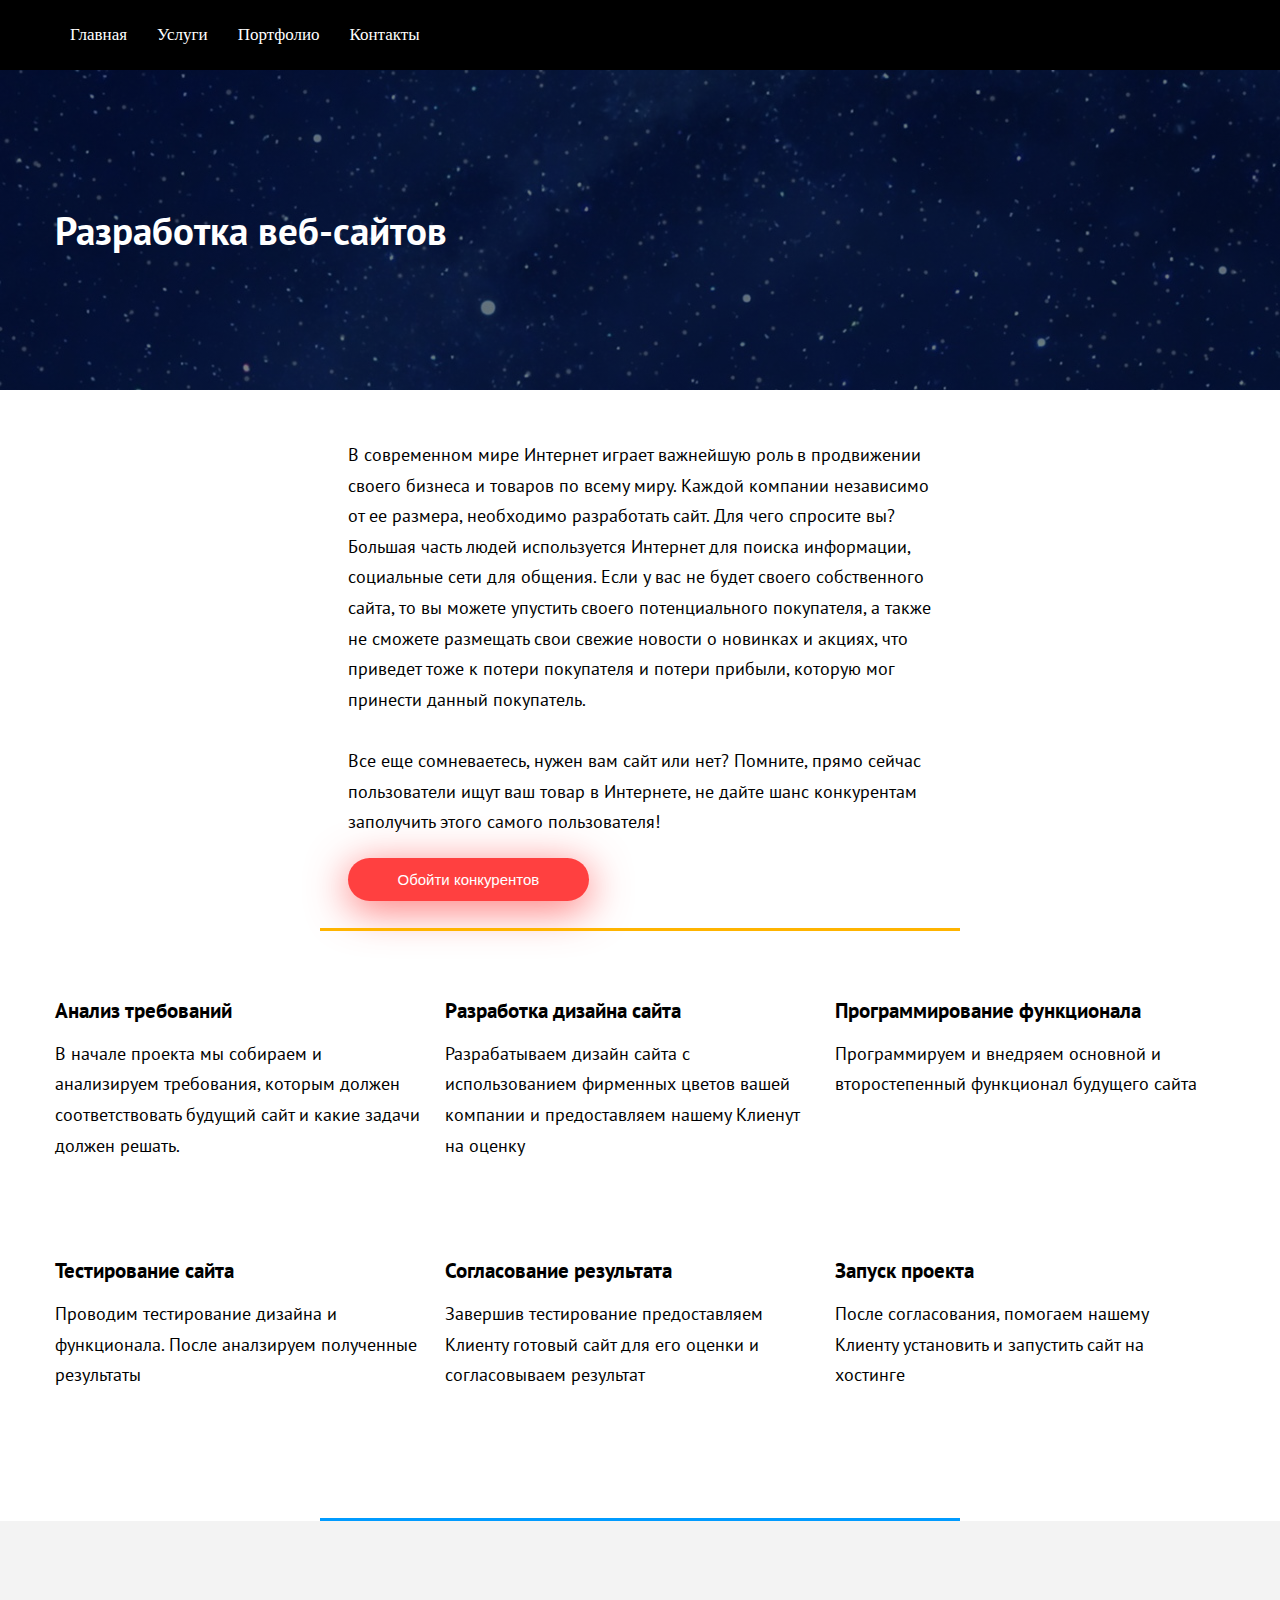
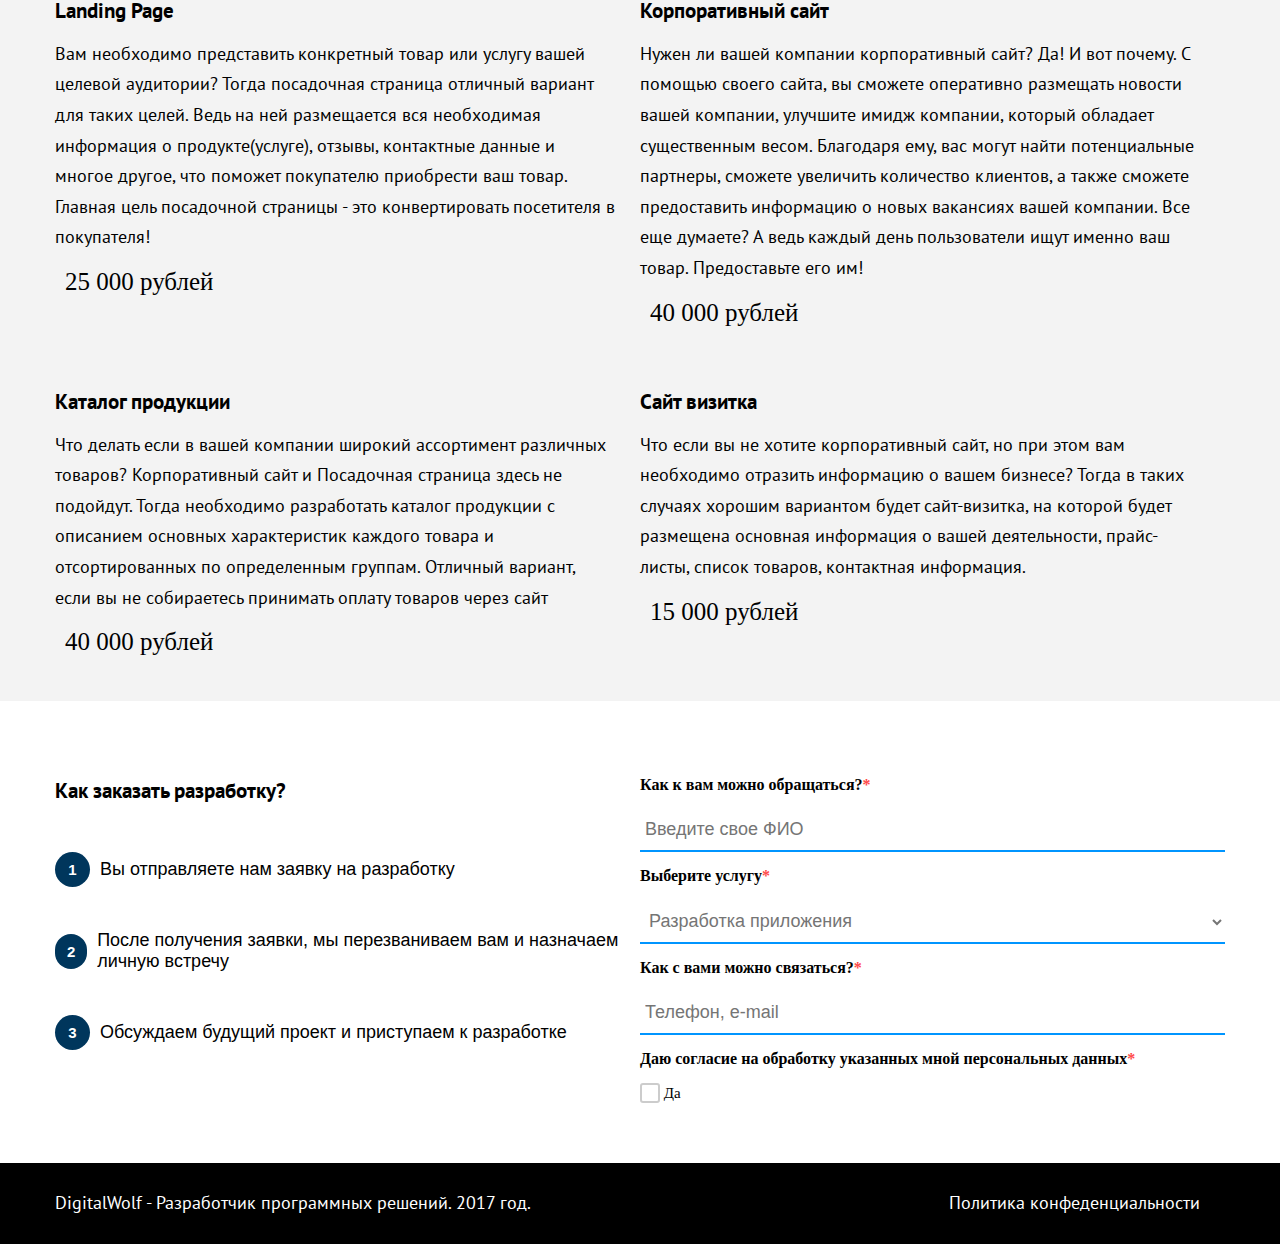
<file: дизайнер/web.html>
<!DOCTYPE html>
<html lang="en">
<head>
    <meta charset="UTF-8">
    <meta name="viewport" content="width=device-width, initial-scale=1.0">
    <meta http-equiv="X-UA-Compatible" content="ie=edge">
    <title>Разработка веб-сайтов - DigitalWolf.org</title>
    <link rel="stylesheet" href="css/style.css">
    <link rel="stylesheet" href="css/grid.css">
    <link rel="stylesheet" href="css/font-awesome-4.7.0/css/font-awesome.min.css">
	<link rel="stylesheet" href="css/animate.css">
	<link rel="stylesheet" href="css/owl.carousel.css">
	<link rel="stylesheet" href="css/owl.theme.default.css">
</head>
<body class="page">


    <header class="header">
        <div class="area">
            <nav class="menu sm-hide sm-menu">
                <ul class="menu__list">
                    <li class="menu__item sm-block"><a href="#" class="menu__link">Главная</a></li>
                    <li class="menu__item sm-block"><a href="#" class="menu__link">Услуги</a></li>
                    <li class="menu__item sm-block"><a href="#" class="menu__link">Портфолио</a></li>
                    <li class="menu__item sm-block"><a href="#" class="menu__link">Контакты</a></li>
                </ul>
            </nav>
			<div class="burger-btn sm-show hidden">
				<span class="fa fa-bars fa-2x burger-btn-src"></span>
			</div>
        </div>
    </header>
    <main class="content">
        <section class="content__part small-min-height head-web relative-pos">
            <div class="content-head__wrap flexbox-item center-flex-items-align">
                <div class="area">
                    <div class="content-head__header sm-font-size sm-center-text-align">
                        <h1 class="h1 animated fadeIn">Разработка веб-сайтов</h1>
                       
                    </div>
                </div>
            </div>
        </section>
        <section class="content__part big-padding-v relative-pos">
            <div class="area">
                <div class="half-width margin-auto-h sm-full-width sm-h-padding">
                    <p class="text-block">
					В современном мире Интернет играет важнейшую роль в продвижении своего бизнеса и товаров по всему миру. Каждой компании независимо от ее размера, необходимо разработать сайт.

Для чего спросите вы?

Большая часть людей используется Интернет для поиска информации, социальные сети для общения. 

Если у вас не будет своего собственного сайта, то вы можете упустить своего потенциального покупателя,  а также не сможете размещать свои свежие новости о новинках и акциях, что приведет тоже к потери покупателя и потери прибыли, которую мог принести данный покупатель.
<br><br>
Все еще сомневаетесь, нужен вам сайт или нет?
Помните, прямо сейчас пользователи ищут ваш товар в Интернете, не дайте шанс конкурентам заполучить этого самого пользователя!

				
				</p>
                <button class="button button--red-in service__button selects">Обойти конкурентов</button>
				</div>
                <div class="smart-line-wrap center-text-align">
                    <hr class="smart-line smart-line--orange sm-h-padding">
                </div>
            </div>
        </section>
        <section class="content__part big-padding-v">
            <div class="area">
                <div class="row">
                    <article class="content__column col-lg-4 col-md-4 col-sm-12 col-xs-12 small-padding-v sm-h-padding sm-center-text-align">
                        <h3 class="h3 content__column-header">Анализ требований</h3>
                        <p class="text-block content__column-desc">В начале проекта мы собираем и анализируем требования, которым должен соответствовать будущий сайт и какие задачи должен решать.</p>
                    </article>
                    <article class="content__column col-lg-4 col-md-4 col-sm-12 col-xs-12 small-padding-v sm-h-padding sm-center-text-align">
                        <h3 class="h3 content__column-header">Разработка дизайна сайта</h3>
                        <p class="text-block content__column-desc">Разрабатываем дизайн сайта с использованием фирменных цветов вашей компании и предоставляем нашему Клиенут на оценку</p>
                    </article>
                    <article class="content__column col-lg-4 col-md-4 col-sm-12 col-xs-12 small-padding-v sm-h-padding sm-center-text-align">
                        <h3 class="h3 content__column-header">Программирование функционала</h3>
                        <p class="text-block content__column-desc">Программируем и внедряем основной и второстепенный функционал будущего сайта</p>
                    </article>
                </div>
            </div>
        </section>
        <section class="content__part">
            <div class="area">
                <div class="row">
                    <article class="content__column col-lg-4 col-md-4 col-sm-12 col-xs-12 small-padding-v sm-h-padding sm-center-text-align">
                        <h3 class="h3 content__column-header">Тестирование сайта</h3>
                        <p class="text-block content__column-desc">Проводим тестирование дизайна и функционала. После аналзируем полученные результаты</p>
                    </article>
                    <article class="content__column col-lg-4 col-md-4 col-sm-12 col-xs-12 small-padding-v sm-h-padding sm-center-text-align">
                        <h3 class="h3 content__column-header">Согласование результата</h3>
                        <p class="text-block content__column-desc">Завершив тестирование предоставляем Клиенту готовый сайт для его оценки и согласовываем результат</p>
                    </article>
                    <article class="content__column col-lg-4 col-md-4 col-sm-12 col-xs-12 small-padding-v sm-h-padding sm-center-text-align">
                        <h3 class="h3 content__column-header">Запуск проекта</h3>
                        <p class="text-block content__column-desc">После согласования, помогаем нашему Клиенту установить и запустить сайт на хостинге</p>
                    </article>
                </div>
            </div>
        </section>
        
		<section class="content__part relative-pos big-padding-v">
            <div class="area">
               <!-- <div class="icon-tech center-text-align">
                    <div class="icon-tech__block inline-block-elem"></div>
                    <div class="icon-tech__block inline-block-elem"></div>
                    <div class="icon-tech__block inline-block-elem"></div>
                    <div class="icon-tech__block inline-block-elem"></div>
                    <div class="icon-tech__block inline-block-elem"></div>
                    <div class="icon-tech__block inline-block-elem"></div>
                </div>-->
                <div class="smart-line-wrap center-text-align">
                    <hr class="smart-line smart-line--blue sm-h-padding">
                </div>
            </div>
        </section>
		
        <section class="content__part support normal-padding-v small-min-height">
            <div class="area row">
			
                <article class="content__column col-lg-6 col-md-6 col-sm-12 col-xs-12 small-padding-v sm-h-padding sm-center-text-align">
                    <div class="h3 content__column-header normal-padding-v">Landing Page</div>
                    <p class="content__column-desc small-padding-v-bottom text-block sm-no-padding">
						Вам необходимо представить конкретный товар или услугу вашей целевой аудитории? Тогда посадочная страница отличный вариант для таких целей.
							Ведь на ней размещается вся необходимая информация о продукте(услуге), отзывы, контактные данные и многое другое, что поможет покупателю приобрести ваш товар.
							Главная цель посадочной страницы - это конвертировать посетителя в покупателя!
					</p>
					<span class="big">25 000 рублей</span>
				</article>
				
                <article class="content__column col-lg-6 col-md-6 col-sm-12 col-xs-12 small-padding-v sm-h-padding sm-center-text-align">
                    <div class="h3 content__column-header normal-padding-v">Корпоративный сайт</div>
                    <p class="content__column-desc small-padding-v-bottom text-block sm-no-padding">
						Нужен ли вашей компании корпоративный сайт? 
							Да! И вот почему. 
							С помощью своего сайта, вы сможете оперативно размещать новости вашей компании, улучшите имидж компании, который обладает существенным весом.
							Благодаря ему, вас могут найти потенциальные партнеры, сможете увеличить количество клиентов, а также сможете предоставить информацию о новых вакансиях вашей компании.
							Все еще думаете? А ведь каждый день пользователи ищут именно ваш товар. Предоставьте его им!
						</p>
					<span class="big">40 000 рублей</span>
				</article>
				
				<article class="content__column col-lg-6 col-md-6 col-sm-12 col-xs-12 small-padding-v sm-h-padding sm-center-text-align">
                    <div class="h3 content__column-header normal-padding-v">Каталог продукции</div>
                    <p class="content__column-desc small-padding-v-bottom text-block sm-no-padding">
						Что делать если в вашей компании широкий ассортимент различных товаров? Корпоративный сайт и Посадочная страница здесь не подойдут.
						Тогда необходимо разработать каталог продукции с описанием основных характеристик каждого товара и отсортированных по определенным группам.
						Отличный вариант, если вы не собираетесь принимать оплату товаров через сайт
					</p>
					<span class="big">40 000 рублей</span>
				</article>
				
				<article class="content__column col-lg-6 col-md-6 col-sm-12 col-xs-12 small-padding-v sm-h-padding sm-center-text-align">
                    <div class="h3 content__column-header normal-padding-v">Сайт визитка</div>
                    <p class="content__column-desc small-padding-v-bottom text-block sm-no-padding">
						Что если вы не хотите корпоративный сайт, но при этом вам необходимо отразить информацию о вашем бизнесе?
						Тогда в таких случаях хорошим вариантом будет сайт-визитка, на которой будет размещена основная информация о вашей деятельности,
						прайс-листы, список товаров, контактная информация.</p>
					<span class="big">15 000 рублей</span>
				</article>
				
            </div>
		
		
		
        </section>
		
		   <section class="content__part normal-padding-v small-min-height forms">
            <div class="area row">
                <article class="content__column col-lg-6 col-md-6 col-sm-12 col-xs-12 small-padding-v sm-h-padding sm-center-text-align">
                    <div class="h3 content__column-header normal-padding-v">Как заказать разработку?</div>

                    <div class="stage">
                    <span class="name_stage"><span class="name_stage-text">1</span></span>
                    <span class="text_stage">Вы отправляете нам заявку на разработку</span>
                    </div>

                    <div class="stage">
                    <span class="name_stage"><span class="name_stage-text">2</span></span>
                    <span class="text_stage">После получения заявки, мы перезваниваем вам и назначаем личную встречу</span>
                    </div>

                    <div class="stage">
                    <span class="name_stage"><span class="name_stage-text">3</span></span>
                    <span class="text_stage">Обсуждаем будущий проект и приступаем к разработке</span>
                    </div>
                    


                </article>
                <article class="content__column col-lg-6 col-md-6 col-sm-12 col-xs-12 small-padding-v sm-h-padding sm-center-text-align">
                    <form action="" class="contacts-form" method="post">
                        <div class="contacts__form-text">Как к вам можно обращаться?<span class="required"></span></div>
                        <input type="text" name="user_name" id="userName" placeholder="Введите свое ФИО" class="contacts__input">
                        <div class="contacts__form-text">Выберите услугу<span class="required"></span></div>
                        <select name="spec_select" id="specSelect" class="contacts__select">
                            <option>Разработка приложения</option>
                            <option>Разработка веб-сайта</option>
                        </select>
                        <div class="contacts__form-text">Как с вами можно связаться?<span class="required"></span></div>
                        <input type="text" name="user_name" id="contacts" placeholder="Телефон, e-mail" class="contacts__input">
                        <div class="contacts__form-text">Даю согласие на обработку указанных мной персональных данных<span class="required"></span></div>
                        <label for="personalInfo" class="contacts__label">
                            <input type="checkbox" class="contacts__checkbox checkbox" id="personalInfo">
                            <span class="checkbox-custom"></span>
                            <span class="label">Да</span>
                        </label>
                        <input type="button" id="btnSub" class="button button--blue-in" value="Отправить" name="submitButton">
                    </form>
                </article>
            </div>
        </section>
		
        <!--<section class="content__part small-min-height">
            <div class="area">
			
            </div>
        </section>-->
    </main>
    <footer class="footer">
        <div class="area sm-h-padding sm-center-text-align">
            <p class="text-block">DigitalWolf - Разработчик программных решений. 2017 год. <a href="#" class="footer__link">Политика конфеденциальности</a></p>
        </div>
    </footer>
</body>

	<script src="jquery-2.2.3.min.js"></script>
	<script src="owl.carousel.min.js"></script>
	<script src="script.js"></script>

</html>
</file>
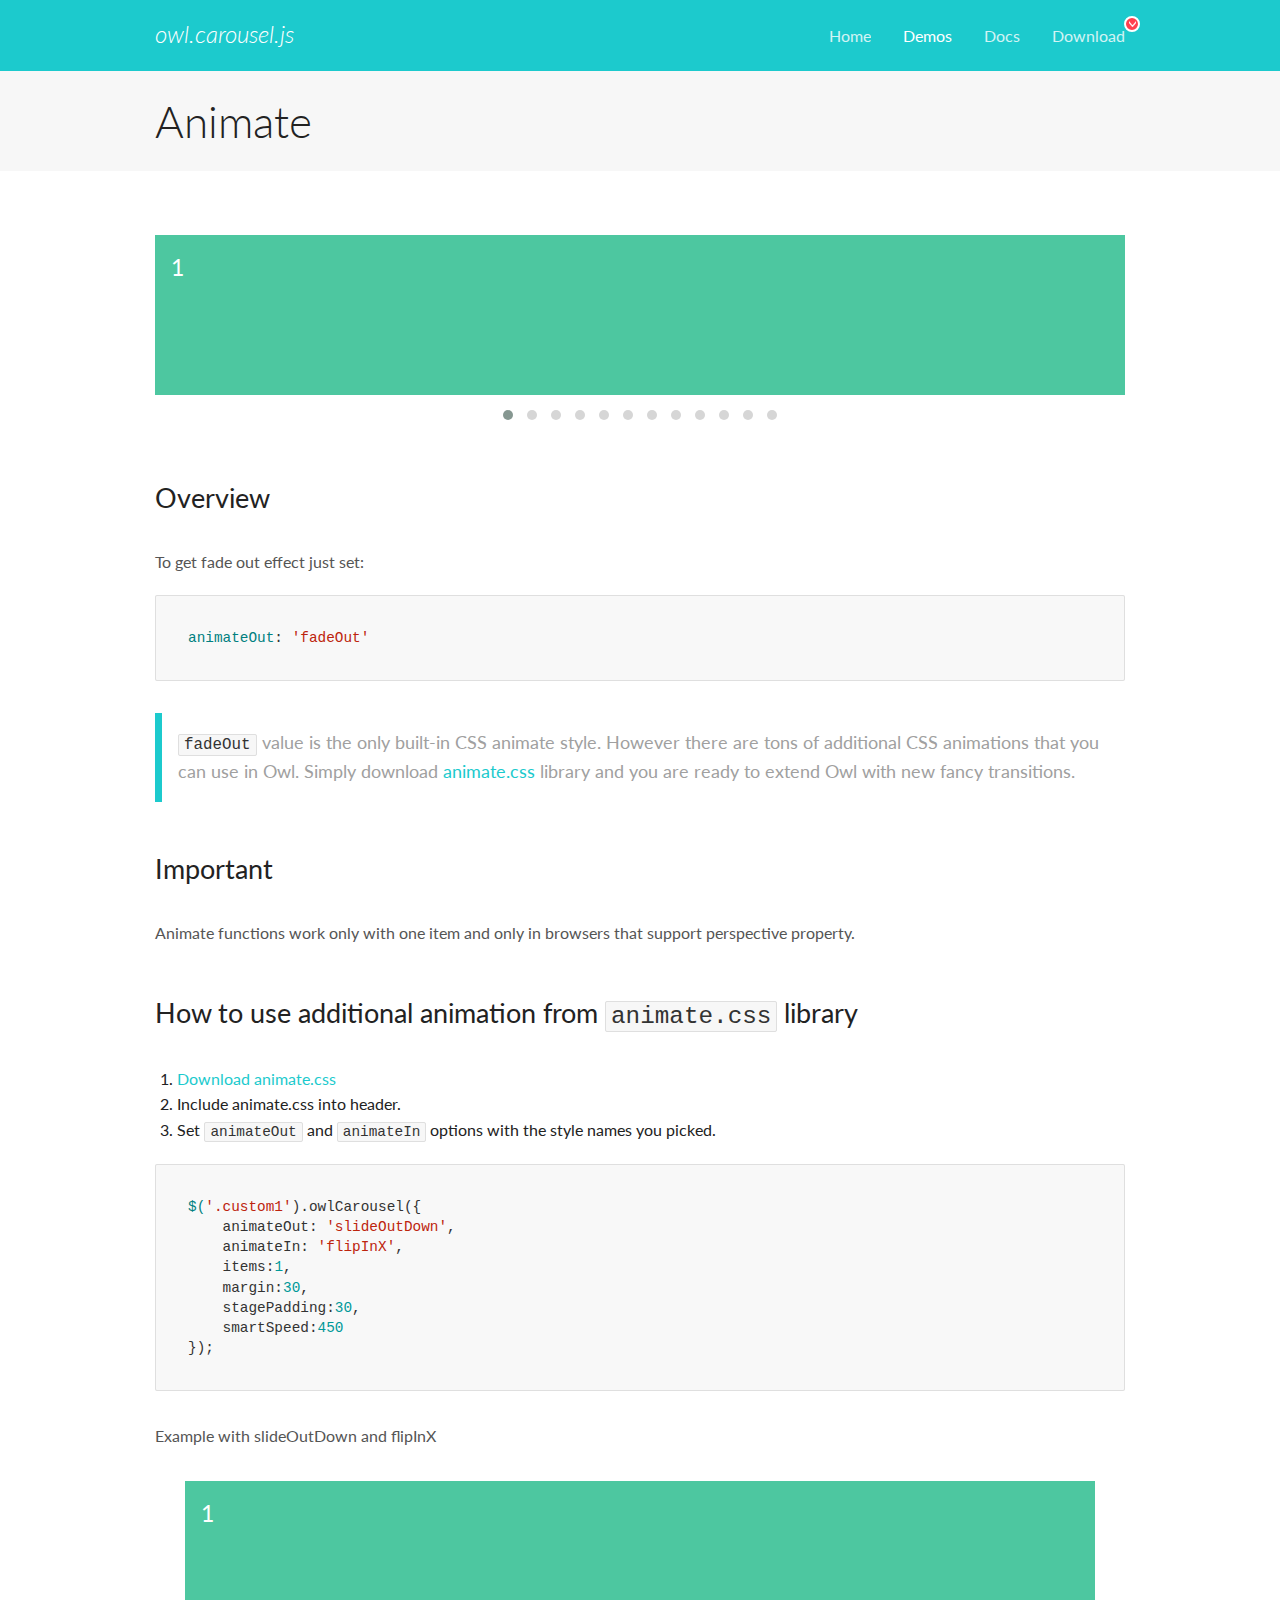
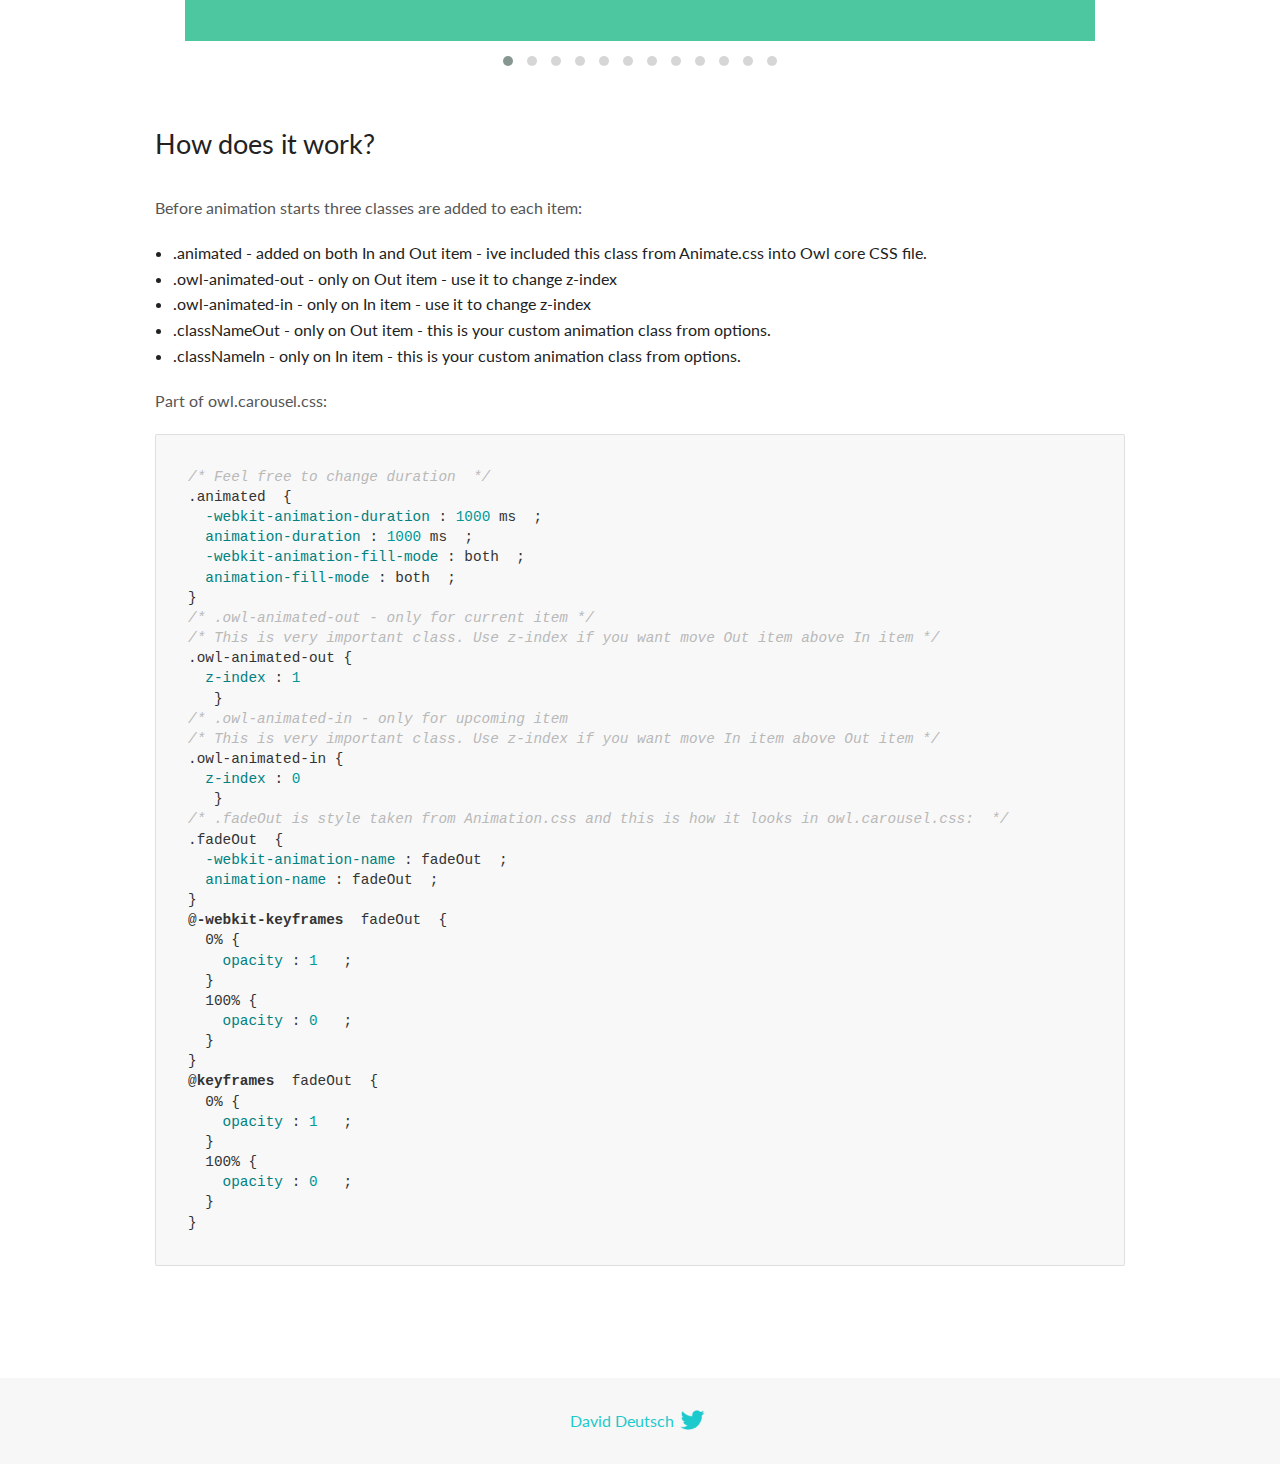
<file: дизайнер/OwlCarousel2-2.2.1/docs/demos/animate.html>
<!DOCTYPE html>
<html lang="en">
  <head>

    <!-- head -->
    <meta charset="utf-8">
    <meta name="msapplication-tap-highlight" content="no" />
    <meta name="viewport" content="width=device-width, initial-scale=1.0" />
    <meta name="description" content="Animate carousel">
    <meta name="author" content="David Deutsch">
    <title>
      Animate Demo | Owl Carousel | 2.2.1
    </title>

    <!-- Stylesheets -->
    <link href='https://fonts.googleapis.com/css?family=Lato:300,400,700,400italic,300italic' rel='stylesheet' type='text/css'>
    <link rel="stylesheet" href="../assets/css/docs.theme.min.css">

    <!-- Owl Stylesheets -->
    <link rel="stylesheet" href="../assets/owlcarousel/assets/owl.carousel.min.css">
    <link rel="stylesheet" href="../assets/owlcarousel/assets/owl.theme.default.min.css">

    <!-- HTML5 shim and Respond.js IE8 support of HTML5 elements and media queries -->

    <!--[if lt IE 9]>
      <script src="https://oss.maxcdn.com/libs/html5shiv/3.7.0/html5shiv.js"></script>
      <script src="https://oss.maxcdn.com/libs/respond.js/1.3.0/respond.min.js"></script>
    <![endif]-->

    <!-- Favicons -->
    <link rel="apple-touch-icon-precomposed" sizes="144x144" href="../assets/ico/apple-touch-icon-144-precomposed.png">
    <link rel="shortcut icon" href="../assets/ico/favicon.png">
    <link rel="shortcut icon" href="favicon.ico">

    <!-- Yeah i know js should not be in header. Its required for demos.-->

    <!-- javascript -->
    <script src="../assets/vendors/jquery.min.js"></script>
    <script src="../assets/owlcarousel/owl.carousel.js"></script>
  </head>
  <body>

    <!-- header -->
    <header class="header">
      <div class="row">
        <div class="large-12 columns">
          <div class="brand left">
            <h3>
              <a href="/OwlCarousel2/">owl.carousel.js</a> 
            </h3>
          </div>
          <a id="toggle-nav" class="right">
            <span></span> <span></span> <span></span> 
          </a> 
          <div class="nav-bar">
            <ul class="clearfix">
              <li> <a href="/OwlCarousel2/index.html">Home</a>  </li>
              <li class="active">
                <a href="/OwlCarousel2/demos/demos.html">Demos</a> 
              </li>
              <li> <a href="/OwlCarousel2/docs/started-welcome.html">Docs</a>  </li>
              <li>
                <a href="https://github.com/OwlCarousel2/OwlCarousel2/archive/2.2.1.zip">Download</a> 
                <span class="download"></span> 
              </li>
            </ul>
          </div>
        </div>
      </div>
    </header>

    <!-- title -->
    <section class="title">
      <div class="row">
        <div class="large-12 columns">
          <h1>Animate</h1>
        </div>
      </div>
    </section>

    <!--  Demos -->
    <section id="demos">
      <div class="row">
        <div class="large-12 columns">
          <div class="fadeOut owl-carousel owl-theme">
            <div class="item">
              <h4>1</h4>
            </div>
            <div class="item">
              <h4>2</h4>
            </div>
            <div class="item">
              <h4>3</h4>
            </div>
            <div class="item">
              <h4>4</h4>
            </div>
            <div class="item">
              <h4>5</h4>
            </div>
            <div class="item">
              <h4>6</h4>
            </div>
            <div class="item">
              <h4>7</h4>
            </div>
            <div class="item">
              <h4>8</h4>
            </div>
            <div class="item">
              <h4>9</h4>
            </div>
            <div class="item">
              <h4>10</h4>
            </div>
            <div class="item">
              <h4>11</h4>
            </div>
            <div class="item">
              <h4>12</h4>
            </div>
          </div>
          <h3 id="overview">Overview</h3>
          <p>To get fade out effect just set:</p>
          <pre><code>animateOut: &#39;fadeOut&#39;</code></pre>
          <blockquote>
            <p><code>fadeOut</code> value is the only built-in CSS animate style. However there are tons of additional CSS animations that you can use in Owl. Simply download
              <a href="https://daneden.github.io/animate.css/">animate.css</a>  library and you are ready to extend Owl with new fancy transitions.</p>
          </blockquote>
          <h3 id="important">Important</h3>
          <p>Animate functions work only with one item and only in browsers that support perspective property.</p>
          <h3 id="how-to-use-additional-animation-from-animate-css-library">How to use additional animation from <code>animate.css</code> library</h3>
          <ol>
            <li> <a href="https://daneden.github.io/animate.css/">Download animate.css</a>  </li>
            <li>Include animate.css into header.</li>
            <li>Set <code>animateOut</code> and <code>animateIn</code> options with the style names you picked.</li>
          </ol>
          <pre><code>$(&#39;.custom1&#39;).owlCarousel({
    animateOut: &#39;slideOutDown&#39;,
    animateIn: &#39;flipInX&#39;,
    items:1,
    margin:30,
    stagePadding:30,
    smartSpeed:450
});</code></pre>
          <p>Example with slideOutDown and flipInX</p>
          <div class="custom1 owl-carousel owl-theme">
            <div class="item">
              <h4>1</h4>
            </div>
            <div class="item">
              <h4>2</h4>
            </div>
            <div class="item">
              <h4>3</h4>
            </div>
            <div class="item">
              <h4>4</h4>
            </div>
            <div class="item">
              <h4>5</h4>
            </div>
            <div class="item">
              <h4>6</h4>
            </div>
            <div class="item">
              <h4>7</h4>
            </div>
            <div class="item">
              <h4>8</h4>
            </div>
            <div class="item">
              <h4>9</h4>
            </div>
            <div class="item">
              <h4>10</h4>
            </div>
            <div class="item">
              <h4>11</h4>
            </div>
            <div class="item">
              <h4>12</h4>
            </div>
          </div>
          <h3 id="how-does-it-work-">How does it work?</h3>
          <p>Before animation starts three classes are added to each item:</p>
          <ul>
            <li>.animated - added on both In and Out item - ive included this class from Animate.css into Owl core CSS file.</li>
            <li>.owl-animated-out - only on Out item - use it to change z-index</li>
            <li>.owl-animated-in - only on In item - use it to change z-index</li>
            <li>.classNameOut - only on Out item - this is your custom animation class from options.</li>
            <li>.classNameIn - only on In item - this is your custom animation class from options.</li>
          </ul>
          <p>Part of owl.carousel.css:</p>
          <pre><code class="language-css"><span class="comment">/* Feel free to change duration  */</span> 
<span class="class">.animated</span>  <span class="rules">{
  <span class="rule"><span class="attribute">-webkit-animation-duration</span> :<span class="value"> <span class="number">1000</span> ms</span> </span> ;
  <span class="rule"><span class="attribute">animation-duration</span> :<span class="value"> <span class="number">1000</span> ms</span> </span> ;
  <span class="rule"><span class="attribute">-webkit-animation-fill-mode</span> :<span class="value"> both</span> </span> ;
  <span class="rule"><span class="attribute">animation-fill-mode</span> :<span class="value"> both</span> </span> ;
<span class="rule">}</span> </span> 
<span class="comment">/* .owl-animated-out - only for current item */</span> 
<span class="comment">/* This is very important class. Use z-index if you want move Out item above In item */</span> 
<span class="class">.owl-animated-out</span> <span class="rules">{
  <span class="rule"><span class="attribute">z-index</span> :<span class="value"> <span class="number">1</span> 
</span> </span> </span> }
<span class="comment">/* .owl-animated-in - only for upcoming item
/* This is very important class. Use z-index if you want move In item above Out item */</span> 
<span class="class">.owl-animated-in</span> <span class="rules">{
  <span class="rule"><span class="attribute">z-index</span> :<span class="value"> <span class="number">0</span> 
</span> </span> </span> }
<span class="comment">/* .fadeOut is style taken from Animation.css and this is how it looks in owl.carousel.css:  */</span> 
<span class="class">.fadeOut</span>  <span class="rules">{
  <span class="rule"><span class="attribute">-webkit-animation-name</span> :<span class="value"> fadeOut</span> </span> ;
  <span class="rule"><span class="attribute">animation-name</span> :<span class="value"> fadeOut</span> </span> ;
<span class="rule">}</span> </span> 
<span class="at_rule">@<span class="keyword">-webkit-keyframes</span>  fadeOut </span> {
  0% <span class="rules">{
    <span class="rule"><span class="attribute">opacity</span> :<span class="value"> <span class="number">1</span> </span> </span> ;
  <span class="rule">}</span> </span> 
  100% <span class="rules">{
    <span class="rule"><span class="attribute">opacity</span> :<span class="value"> <span class="number">0</span> </span> </span> ;
  <span class="rule">}</span> </span> 
}
<span class="at_rule">@<span class="keyword">keyframes</span>  fadeOut </span> {
  0% <span class="rules">{
    <span class="rule"><span class="attribute">opacity</span> :<span class="value"> <span class="number">1</span> </span> </span> ;
  <span class="rule">}</span> </span> 
  100% <span class="rules">{
    <span class="rule"><span class="attribute">opacity</span> :<span class="value"> <span class="number">0</span> </span> </span> ;
  <span class="rule">}</span> </span> 
}</code></pre>
          <link rel="stylesheet" href="../assets/css/animate.css">
          <script>
            jQuery(document).ready(function($) {
              $('.fadeOut').owlCarousel({
                items: 1,
                animateOut: 'fadeOut',
                loop: true,
                margin: 10,
              });
              $('.custom1').owlCarousel({
                animateOut: 'slideOutDown',
                animateIn: 'flipInX',
                items: 1,
                margin: 30,
                stagePadding: 30,
                smartSpeed: 450
              });
            });
          </script>
        </div>
      </div>
    </section>

    <!-- footer -->
    <footer class="footer">
      <div class="row">
        <div class="large-12 columns">
          <h5>
            <a href="/OwlCarousel2/docs/support-contact.html">David Deutsch</a> 
            <a id="custom-tweet-button" href="https://twitter.com/share?url=https://github.com/OwlCarousel2/OwlCarousel2&text=Owl Carousel - This is so awesome! " target="_blank"></a> 
          </h5>
        </div>
      </div>
    </footer>

    <!-- vendors -->
    <script src="../assets/vendors/highlight.js"></script>
    <script src="../assets/js/app.js"></script>
  </body>
</html>
</file>
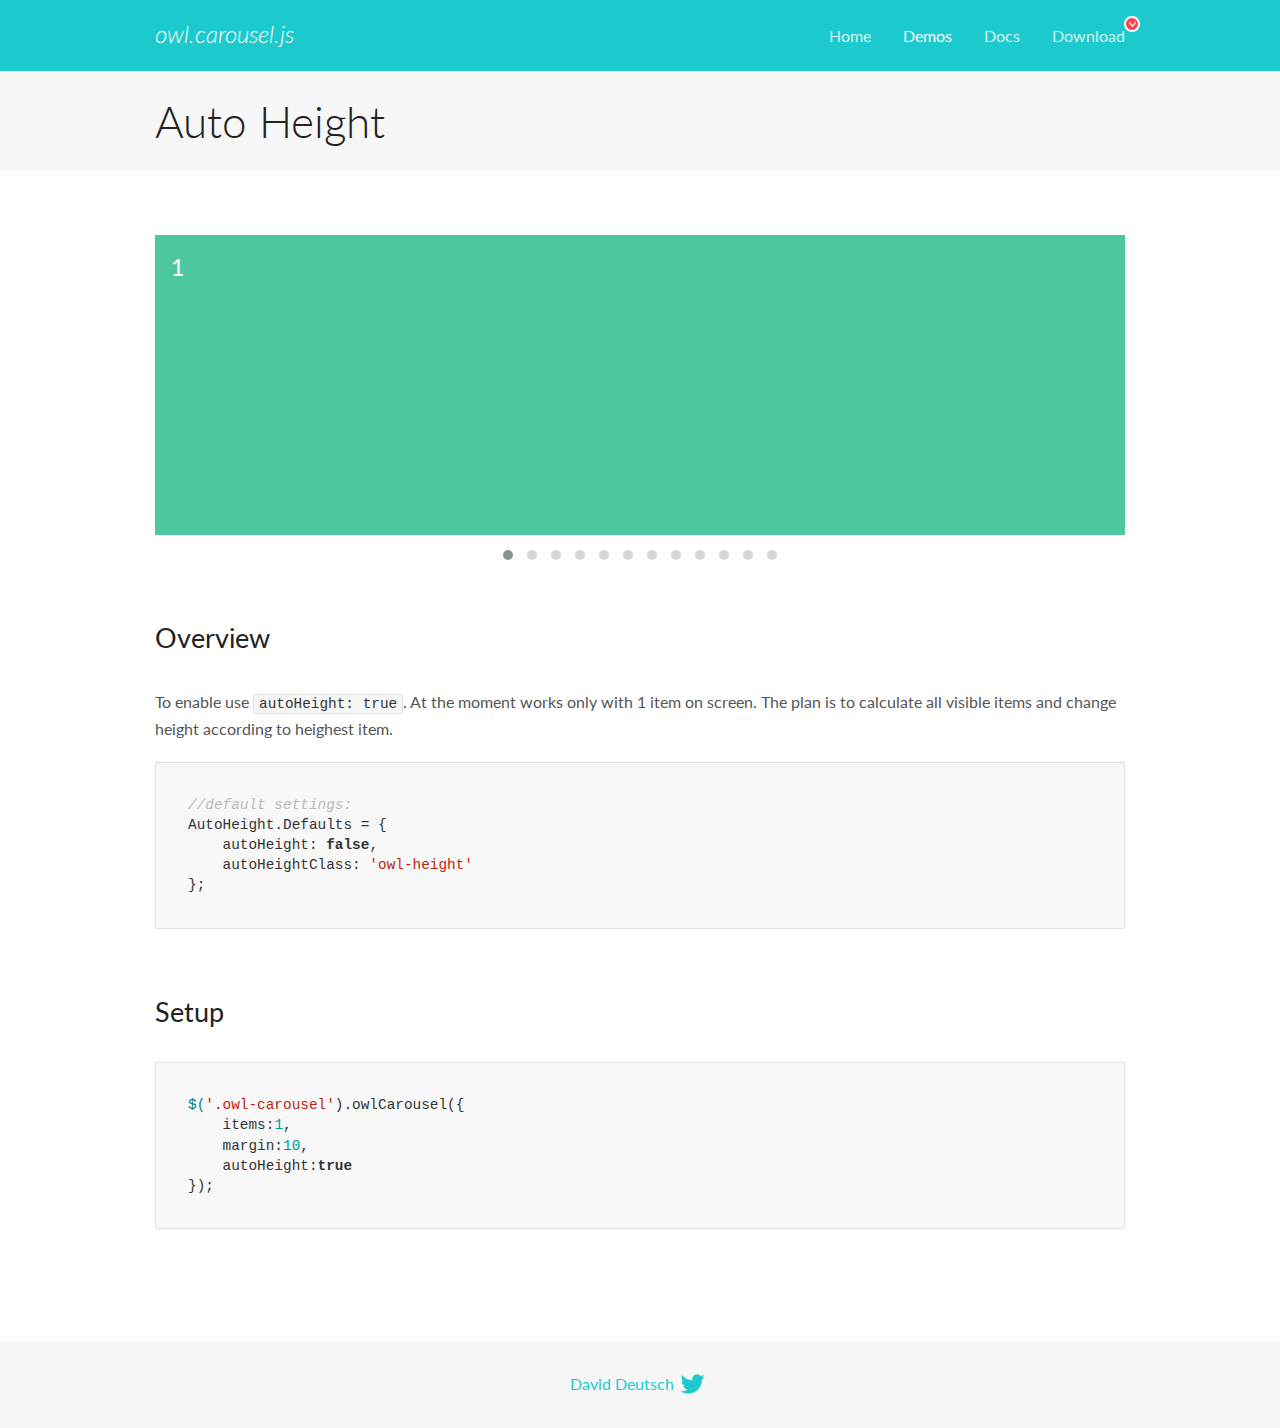
<file: дизайнер/OwlCarousel2-2.2.1/docs/demos/autoheight.html>
<!DOCTYPE html>
<html lang="en">
  <head>

    <!-- head -->
    <meta charset="utf-8">
    <meta name="msapplication-tap-highlight" content="no" />
    <meta name="viewport" content="width=device-width, initial-scale=1.0" />
    <meta name="description" content="autoHeight usage demo">
    <meta name="author" content="David Deutsch">
    <title>
      Auto Height Demo | Owl Carousel | 2.2.1
    </title>

    <!-- Stylesheets -->
    <link href='https://fonts.googleapis.com/css?family=Lato:300,400,700,400italic,300italic' rel='stylesheet' type='text/css'>
    <link rel="stylesheet" href="../assets/css/docs.theme.min.css">

    <!-- Owl Stylesheets -->
    <link rel="stylesheet" href="../assets/owlcarousel/assets/owl.carousel.min.css">
    <link rel="stylesheet" href="../assets/owlcarousel/assets/owl.theme.default.min.css">

    <!-- HTML5 shim and Respond.js IE8 support of HTML5 elements and media queries -->

    <!--[if lt IE 9]>
      <script src="https://oss.maxcdn.com/libs/html5shiv/3.7.0/html5shiv.js"></script>
      <script src="https://oss.maxcdn.com/libs/respond.js/1.3.0/respond.min.js"></script>
    <![endif]-->

    <!-- Favicons -->
    <link rel="apple-touch-icon-precomposed" sizes="144x144" href="../assets/ico/apple-touch-icon-144-precomposed.png">
    <link rel="shortcut icon" href="../assets/ico/favicon.png">
    <link rel="shortcut icon" href="favicon.ico">

    <!-- Yeah i know js should not be in header. Its required for demos.-->

    <!-- javascript -->
    <script src="../assets/vendors/jquery.min.js"></script>
    <script src="../assets/owlcarousel/owl.carousel.js"></script>
  </head>
  <body>

    <!-- header -->
    <header class="header">
      <div class="row">
        <div class="large-12 columns">
          <div class="brand left">
            <h3>
              <a href="/OwlCarousel2/">owl.carousel.js</a> 
            </h3>
          </div>
          <a id="toggle-nav" class="right">
            <span></span> <span></span> <span></span> 
          </a> 
          <div class="nav-bar">
            <ul class="clearfix">
              <li> <a href="/OwlCarousel2/index.html">Home</a>  </li>
              <li class="active">
                <a href="/OwlCarousel2/demos/demos.html">Demos</a> 
              </li>
              <li> <a href="/OwlCarousel2/docs/started-welcome.html">Docs</a>  </li>
              <li>
                <a href="https://github.com/OwlCarousel2/OwlCarousel2/archive/2.2.1.zip">Download</a> 
                <span class="download"></span> 
              </li>
            </ul>
          </div>
        </div>
      </div>
    </header>

    <!-- title -->
    <section class="title">
      <div class="row">
        <div class="large-12 columns">
          <h1>Auto Height</h1>
        </div>
      </div>
    </section>

    <!--  Demos -->
    <section id="demos">
      <div class="row">
        <div class="large-12 columns">
          <div class="owl-carousel owl-theme">
            <div class="item" style="height:300px">
              <h4>1</h4>
            </div>
            <div class="item" style="height:100px">
              <h4>2</h4>
            </div>
            <div class="item" style="height:500px">
              <h4>3</h4>
            </div>
            <div class="item" style="height:250px">
              <h4>4</h4>
            </div>
            <div class="item" style="height:400px">
              <h4>5</h4>
            </div>
            <div class="item" style="height:500px">
              <h4>6</h4>
            </div>
            <div class="item" style="height:600px">
              <h4>7</h4>
            </div>
            <div class="item" style="height:400px">
              <h4>8</h4>
            </div>
            <div class="item" style="height:300px">
              <h4>9</h4>
            </div>
            <div class="item" style="height:350px">
              <h4>10</h4>
            </div>
            <div class="item" style="height:200px">
              <h4>11</h4>
            </div>
            <div class="item" style="height:150px">
              <h4>12</h4>
            </div>
          </div>
          <h3 id="overview">Overview</h3>
          <p>To enable use <code>autoHeight: true</code>. At the moment works only with 1 item on screen. The plan is to calculate all visible items and change height according to heighest item.</p>
          <pre><code>//default settings:
AutoHeight.Defaults = {
    autoHeight: false,
    autoHeightClass: &#39;owl-height&#39;
};</code></pre>
          <h3 id="setup">Setup</h3>
          <pre><code>$(&#39;.owl-carousel&#39;).owlCarousel({
    items:1,
    margin:10,
    autoHeight:true
});</code></pre>
          <script>
            $(document).ready(function() {
              $('.owl-carousel').owlCarousel({
                items: 1,
                margin: 10,
                autoHeight: true
              });
            })
          </script>
        </div>
      </div>
    </section>

    <!-- footer -->
    <footer class="footer">
      <div class="row">
        <div class="large-12 columns">
          <h5>
            <a href="/OwlCarousel2/docs/support-contact.html">David Deutsch</a> 
            <a id="custom-tweet-button" href="https://twitter.com/share?url=https://github.com/OwlCarousel2/OwlCarousel2&text=Owl Carousel - This is so awesome! " target="_blank"></a> 
          </h5>
        </div>
      </div>
    </footer>

    <!-- vendors -->
    <script src="../assets/vendors/highlight.js"></script>
    <script src="../assets/js/app.js"></script>
  </body>
</html>
</file>
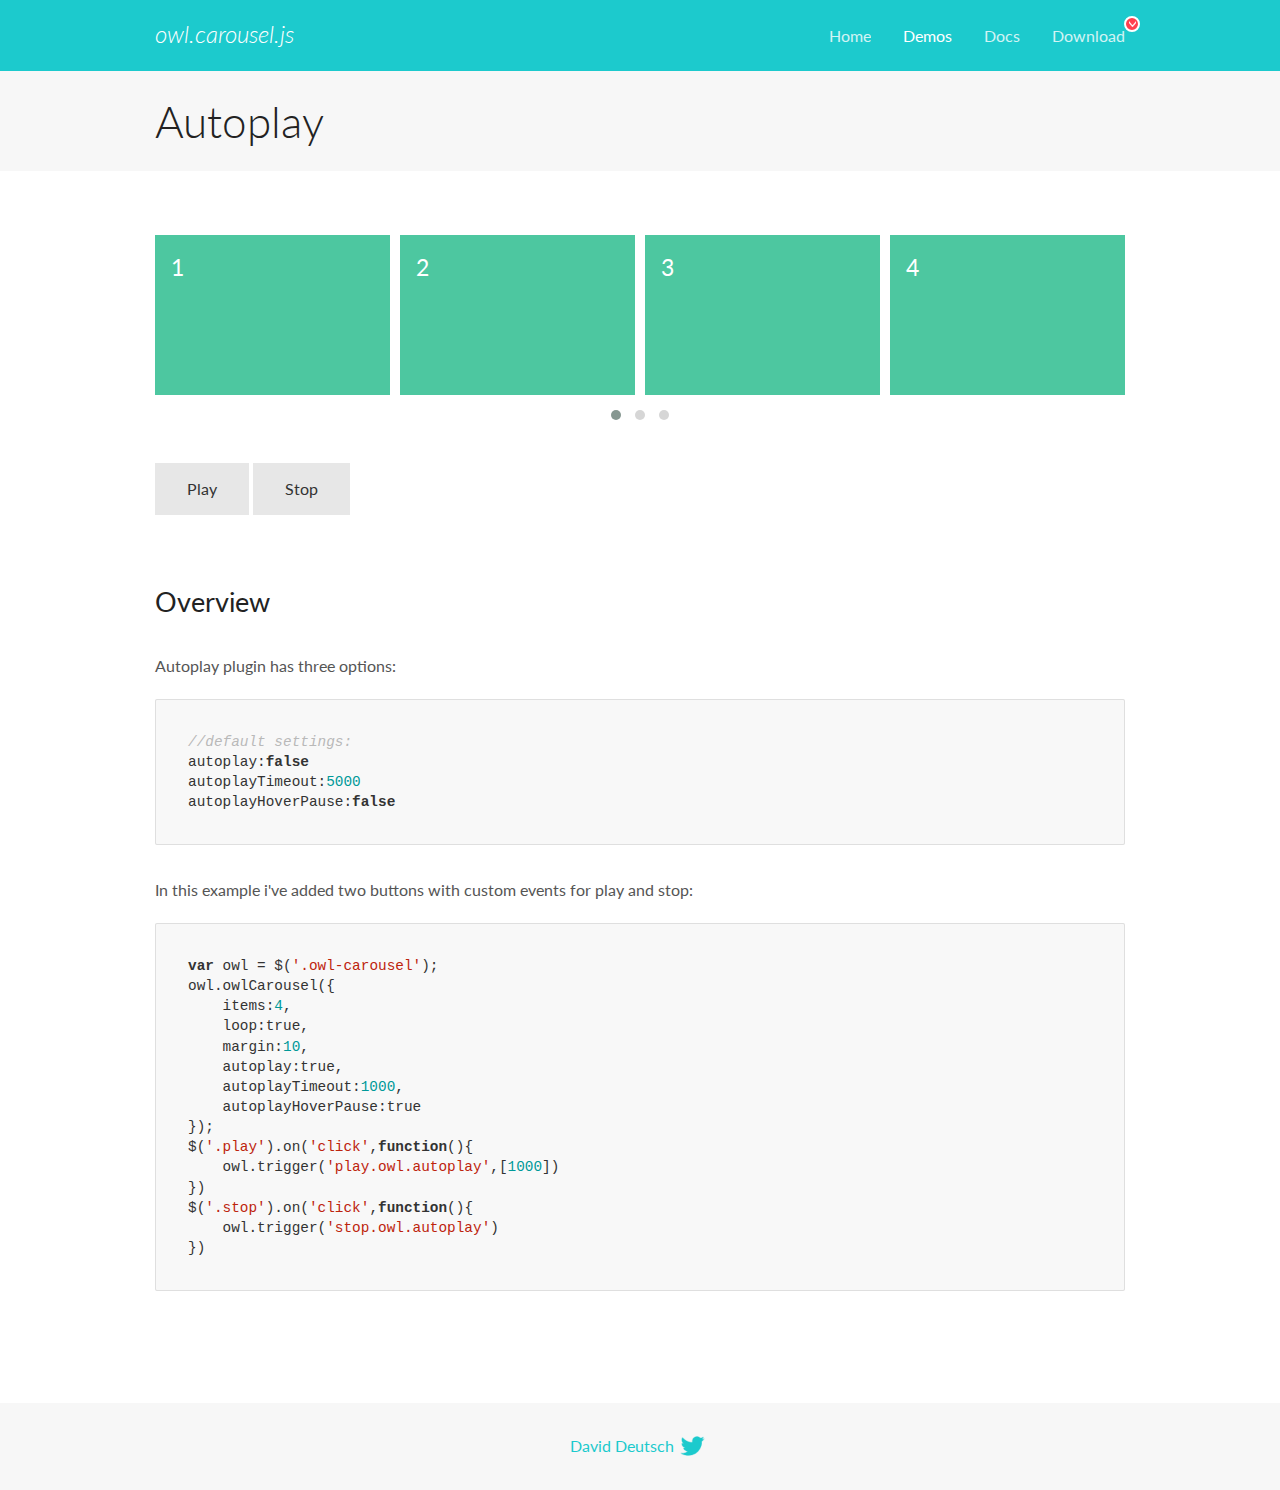
<file: дизайнер/OwlCarousel2-2.2.1/docs/demos/autoplay.html>
<!DOCTYPE html>
<html lang="en">
  <head>

    <!-- head -->
    <meta charset="utf-8">
    <meta name="msapplication-tap-highlight" content="no" />
    <meta name="viewport" content="width=device-width, initial-scale=1.0" />
    <meta name="description" content="Autoplay usage demo">
    <meta name="author" content="David Deutsch">
    <title>
      Autoplay Demo | Owl Carousel | 2.2.1
    </title>

    <!-- Stylesheets -->
    <link href='https://fonts.googleapis.com/css?family=Lato:300,400,700,400italic,300italic' rel='stylesheet' type='text/css'>
    <link rel="stylesheet" href="../assets/css/docs.theme.min.css">

    <!-- Owl Stylesheets -->
    <link rel="stylesheet" href="../assets/owlcarousel/assets/owl.carousel.min.css">
    <link rel="stylesheet" href="../assets/owlcarousel/assets/owl.theme.default.min.css">

    <!-- HTML5 shim and Respond.js IE8 support of HTML5 elements and media queries -->

    <!--[if lt IE 9]>
      <script src="https://oss.maxcdn.com/libs/html5shiv/3.7.0/html5shiv.js"></script>
      <script src="https://oss.maxcdn.com/libs/respond.js/1.3.0/respond.min.js"></script>
    <![endif]-->

    <!-- Favicons -->
    <link rel="apple-touch-icon-precomposed" sizes="144x144" href="../assets/ico/apple-touch-icon-144-precomposed.png">
    <link rel="shortcut icon" href="../assets/ico/favicon.png">
    <link rel="shortcut icon" href="favicon.ico">

    <!-- Yeah i know js should not be in header. Its required for demos.-->

    <!-- javascript -->
    <script src="../assets/vendors/jquery.min.js"></script>
    <script src="../assets/owlcarousel/owl.carousel.js"></script>
  </head>
  <body>

    <!-- header -->
    <header class="header">
      <div class="row">
        <div class="large-12 columns">
          <div class="brand left">
            <h3>
              <a href="/OwlCarousel2/">owl.carousel.js</a> 
            </h3>
          </div>
          <a id="toggle-nav" class="right">
            <span></span> <span></span> <span></span> 
          </a> 
          <div class="nav-bar">
            <ul class="clearfix">
              <li> <a href="/OwlCarousel2/index.html">Home</a>  </li>
              <li class="active">
                <a href="/OwlCarousel2/demos/demos.html">Demos</a> 
              </li>
              <li> <a href="/OwlCarousel2/docs/started-welcome.html">Docs</a>  </li>
              <li>
                <a href="https://github.com/OwlCarousel2/OwlCarousel2/archive/2.2.1.zip">Download</a> 
                <span class="download"></span> 
              </li>
            </ul>
          </div>
        </div>
      </div>
    </header>

    <!-- title -->
    <section class="title">
      <div class="row">
        <div class="large-12 columns">
          <h1>Autoplay</h1>
        </div>
      </div>
    </section>

    <!--  Demos -->
    <section id="demos">
      <div class="row">
        <div class="large-12 columns">
          <div class="owl-carousel owl-theme">
            <div class="item">
              <h4>1</h4>
            </div>
            <div class="item">
              <h4>2</h4>
            </div>
            <div class="item">
              <h4>3</h4>
            </div>
            <div class="item">
              <h4>4</h4>
            </div>
            <div class="item">
              <h4>5</h4>
            </div>
            <div class="item">
              <h4>6</h4>
            </div>
            <div class="item">
              <h4>7</h4>
            </div>
            <div class="item">
              <h4>8</h4>
            </div>
            <div class="item">
              <h4>9</h4>
            </div>
            <div class="item">
              <h4>10</h4>
            </div>
            <div class="item">
              <h4>11</h4>
            </div>
            <div class="item">
              <h4>12</h4>
            </div>
          </div>
          <a class="button secondary play">Play</a> 
          <a class="button secondary stop">Stop</a> 
          <h3 id="overview">Overview</h3>
          <p>Autoplay plugin has three options:</p>
          <pre><code>//default settings:
autoplay:false
autoplayTimeout:5000
autoplayHoverPause:false</code></pre>
          <p>In this example i&#39;ve added two buttons with custom events for play and stop:</p>
          <pre><code>var owl = $(&#39;.owl-carousel&#39;);
owl.owlCarousel({
    items:4,
    loop:true,
    margin:10,
    autoplay:true,
    autoplayTimeout:1000,
    autoplayHoverPause:true
});
$(&#39;.play&#39;).on(&#39;click&#39;,function(){
    owl.trigger(&#39;play.owl.autoplay&#39;,[1000])
})
$(&#39;.stop&#39;).on(&#39;click&#39;,function(){
    owl.trigger(&#39;stop.owl.autoplay&#39;)
})</code></pre>
          <script>
            $(document).ready(function() {
              var owl = $('.owl-carousel');
              owl.owlCarousel({
                items: 4,
                loop: true,
                margin: 10,
                autoplay: true,
                autoplayTimeout: 1000,
                autoplayHoverPause: true
              });
              $('.play').on('click', function() {
                owl.trigger('play.owl.autoplay', [1000])
              })
              $('.stop').on('click', function() {
                owl.trigger('stop.owl.autoplay')
              })
            })
          </script>
        </div>
      </div>
    </section>

    <!-- footer -->
    <footer class="footer">
      <div class="row">
        <div class="large-12 columns">
          <h5>
            <a href="/OwlCarousel2/docs/support-contact.html">David Deutsch</a> 
            <a id="custom-tweet-button" href="https://twitter.com/share?url=https://github.com/OwlCarousel2/OwlCarousel2&text=Owl Carousel - This is so awesome! " target="_blank"></a> 
          </h5>
        </div>
      </div>
    </footer>

    <!-- vendors -->
    <script src="../assets/vendors/highlight.js"></script>
    <script src="../assets/js/app.js"></script>
  </body>
</html>
</file>
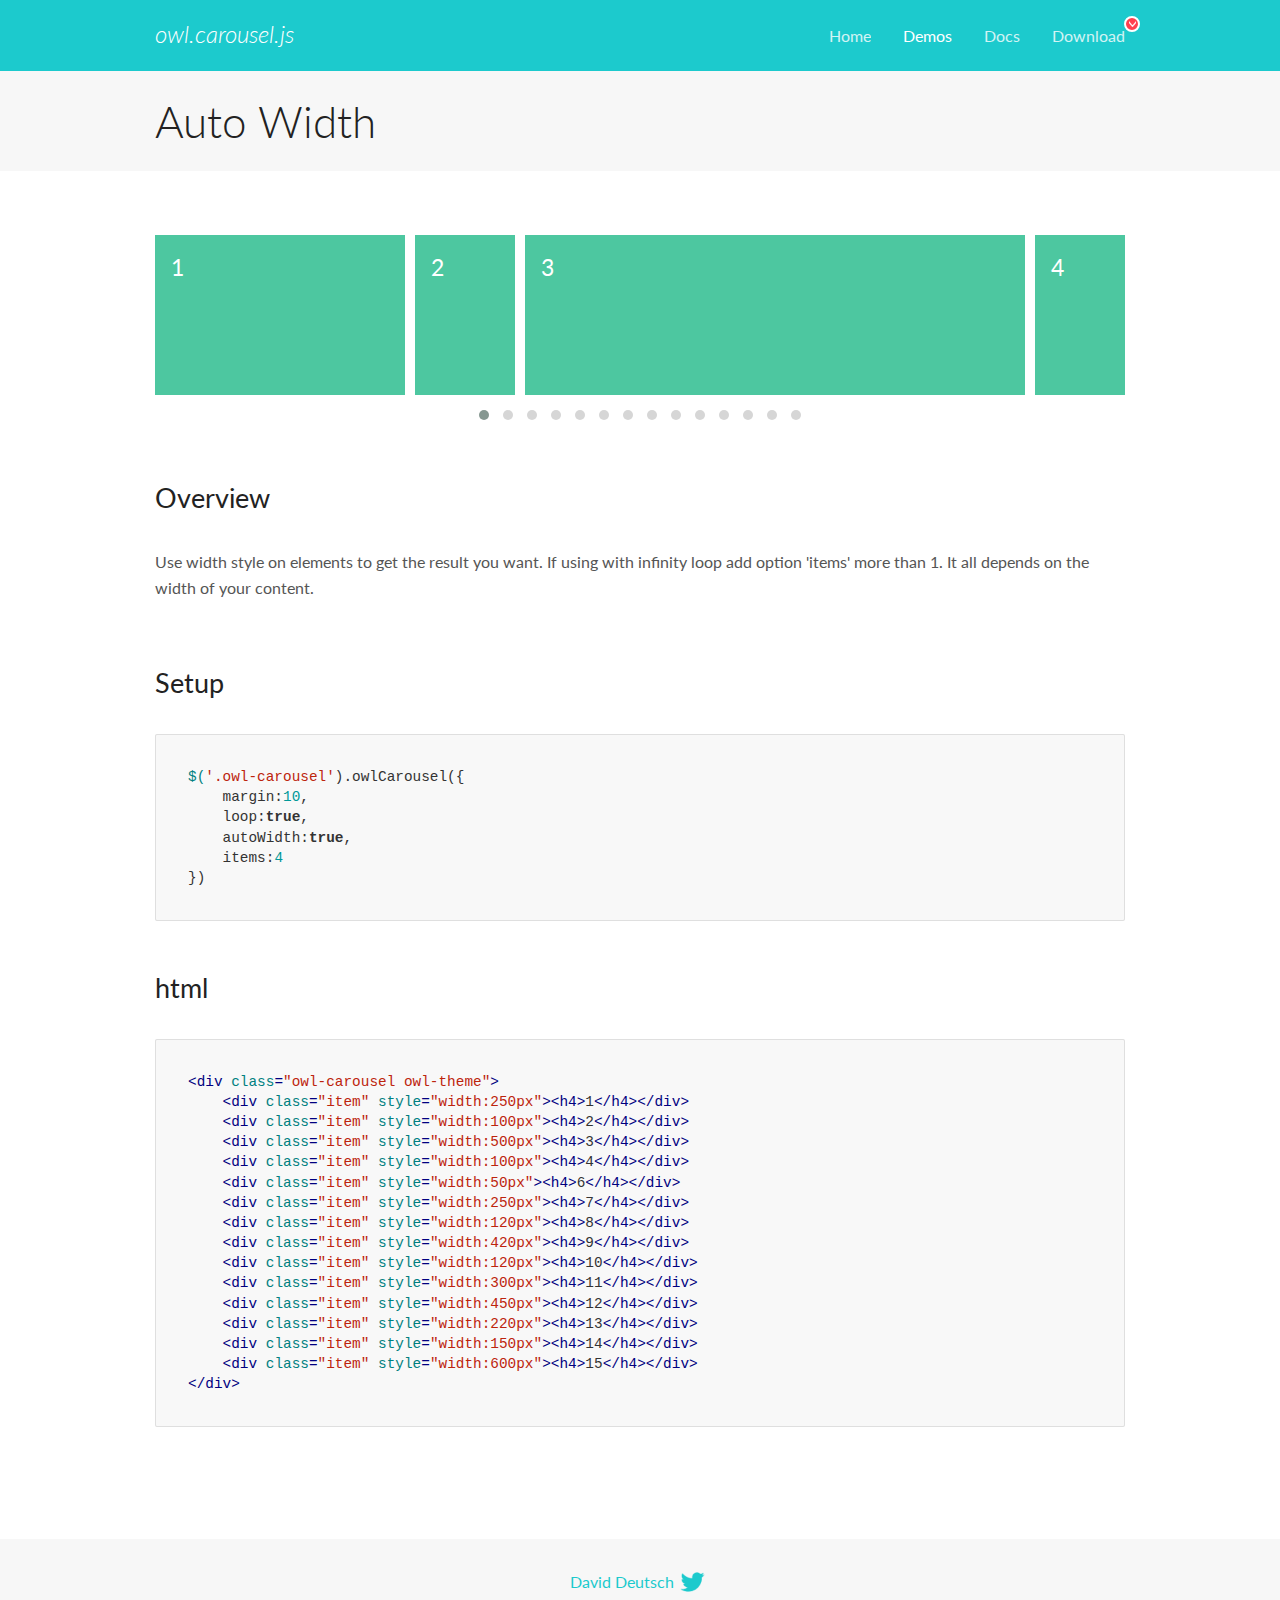
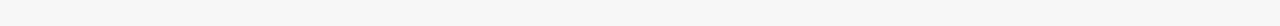
<file: дизайнер/OwlCarousel2-2.2.1/docs/demos/autowidth.html>
<!DOCTYPE html>
<html lang="en">
  <head>

    <!-- head -->
    <meta charset="utf-8">
    <meta name="msapplication-tap-highlight" content="no" />
    <meta name="viewport" content="width=device-width, initial-scale=1.0" />
    <meta name="description" content="Auto Width">
    <meta name="author" content="David Deutsch">
    <title>
      Auto Width Demo | Owl Carousel | 2.2.1
    </title>

    <!-- Stylesheets -->
    <link href='https://fonts.googleapis.com/css?family=Lato:300,400,700,400italic,300italic' rel='stylesheet' type='text/css'>
    <link rel="stylesheet" href="../assets/css/docs.theme.min.css">

    <!-- Owl Stylesheets -->
    <link rel="stylesheet" href="../assets/owlcarousel/assets/owl.carousel.min.css">
    <link rel="stylesheet" href="../assets/owlcarousel/assets/owl.theme.default.min.css">

    <!-- HTML5 shim and Respond.js IE8 support of HTML5 elements and media queries -->

    <!--[if lt IE 9]>
      <script src="https://oss.maxcdn.com/libs/html5shiv/3.7.0/html5shiv.js"></script>
      <script src="https://oss.maxcdn.com/libs/respond.js/1.3.0/respond.min.js"></script>
    <![endif]-->

    <!-- Favicons -->
    <link rel="apple-touch-icon-precomposed" sizes="144x144" href="../assets/ico/apple-touch-icon-144-precomposed.png">
    <link rel="shortcut icon" href="../assets/ico/favicon.png">
    <link rel="shortcut icon" href="favicon.ico">

    <!-- Yeah i know js should not be in header. Its required for demos.-->

    <!-- javascript -->
    <script src="../assets/vendors/jquery.min.js"></script>
    <script src="../assets/owlcarousel/owl.carousel.js"></script>
  </head>
  <body>

    <!-- header -->
    <header class="header">
      <div class="row">
        <div class="large-12 columns">
          <div class="brand left">
            <h3>
              <a href="/OwlCarousel2/">owl.carousel.js</a> 
            </h3>
          </div>
          <a id="toggle-nav" class="right">
            <span></span> <span></span> <span></span> 
          </a> 
          <div class="nav-bar">
            <ul class="clearfix">
              <li> <a href="/OwlCarousel2/index.html">Home</a>  </li>
              <li class="active">
                <a href="/OwlCarousel2/demos/demos.html">Demos</a> 
              </li>
              <li> <a href="/OwlCarousel2/docs/started-welcome.html">Docs</a>  </li>
              <li>
                <a href="https://github.com/OwlCarousel2/OwlCarousel2/archive/2.2.1.zip">Download</a> 
                <span class="download"></span> 
              </li>
            </ul>
          </div>
        </div>
      </div>
    </header>

    <!-- title -->
    <section class="title">
      <div class="row">
        <div class="large-12 columns">
          <h1>Auto Width</h1>
        </div>
      </div>
    </section>

    <!--  Demos -->
    <section id="demos">
      <div class="row">
        <div class="large-12 columns">
          <div class="owl-carousel owl-theme">
            <div class="item" style="width:250px">
              <h4>1</h4>
            </div>
            <div class="item" style="width:100px">
              <h4>2</h4>
            </div>
            <div class="item" style="width:500px">
              <h4>3</h4>
            </div>
            <div class="item" style="width:100px">
              <h4>4</h4>
            </div>
            <div class="item" style="width:50px">
              <h4>6</h4>
            </div>
            <div class="item" style="width:250px">
              <h4>7</h4>
            </div>
            <div class="item" style="width:120px">
              <h4>8</h4>
            </div>
            <div class="item" style="width:420px">
              <h4>9</h4>
            </div>
            <div class="item" style="width:120px">
              <h4>10</h4>
            </div>
            <div class="item" style="width:300px">
              <h4>11</h4>
            </div>
            <div class="item" style="width:450px">
              <h4>12</h4>
            </div>
            <div class="item" style="width:220px">
              <h4>13</h4>
            </div>
            <div class="item" style="width:150px">
              <h4>14</h4>
            </div>
            <div class="item" style="width:600px">
              <h4>15</h4>
            </div>
          </div>
          <h3 id="overview">Overview</h3>
          <p>Use width style on elements to get the result you want. If using with infinity loop add option &#39;items&#39; more than 1. It all depends on the width of your content.</p>
          <h3 id="setup">Setup</h3>
          <pre><code>$(&#39;.owl-carousel&#39;).owlCarousel({
    margin:10,
    loop:true,
    autoWidth:true,
    items:4
})</code></pre>
          <h3 id="html">html</h3>
          <pre><code>&lt;div class=&quot;owl-carousel owl-theme&quot;&gt;
    &lt;div class=&quot;item&quot; style=&quot;width:250px&quot;&gt;&lt;h4&gt;1&lt;/h4&gt;&lt;/div&gt;
    &lt;div class=&quot;item&quot; style=&quot;width:100px&quot;&gt;&lt;h4&gt;2&lt;/h4&gt;&lt;/div&gt;
    &lt;div class=&quot;item&quot; style=&quot;width:500px&quot;&gt;&lt;h4&gt;3&lt;/h4&gt;&lt;/div&gt;
    &lt;div class=&quot;item&quot; style=&quot;width:100px&quot;&gt;&lt;h4&gt;4&lt;/h4&gt;&lt;/div&gt;
    &lt;div class=&quot;item&quot; style=&quot;width:50px&quot;&gt;&lt;h4&gt;6&lt;/h4&gt;&lt;/div&gt;
    &lt;div class=&quot;item&quot; style=&quot;width:250px&quot;&gt;&lt;h4&gt;7&lt;/h4&gt;&lt;/div&gt;
    &lt;div class=&quot;item&quot; style=&quot;width:120px&quot;&gt;&lt;h4&gt;8&lt;/h4&gt;&lt;/div&gt;
    &lt;div class=&quot;item&quot; style=&quot;width:420px&quot;&gt;&lt;h4&gt;9&lt;/h4&gt;&lt;/div&gt;
    &lt;div class=&quot;item&quot; style=&quot;width:120px&quot;&gt;&lt;h4&gt;10&lt;/h4&gt;&lt;/div&gt;
    &lt;div class=&quot;item&quot; style=&quot;width:300px&quot;&gt;&lt;h4&gt;11&lt;/h4&gt;&lt;/div&gt;
    &lt;div class=&quot;item&quot; style=&quot;width:450px&quot;&gt;&lt;h4&gt;12&lt;/h4&gt;&lt;/div&gt;
    &lt;div class=&quot;item&quot; style=&quot;width:220px&quot;&gt;&lt;h4&gt;13&lt;/h4&gt;&lt;/div&gt;
    &lt;div class=&quot;item&quot; style=&quot;width:150px&quot;&gt;&lt;h4&gt;14&lt;/h4&gt;&lt;/div&gt;
    &lt;div class=&quot;item&quot; style=&quot;width:600px&quot;&gt;&lt;h4&gt;15&lt;/h4&gt;&lt;/div&gt;
&lt;/div&gt;</code></pre>
          <script>
            $(document).ready(function() {
              $('.owl-carousel').owlCarousel({
                margin: 10,
                loop: true,
                autoWidth: true,
                items: 4
              })
            })
          </script>
        </div>
      </div>
    </section>

    <!-- footer -->
    <footer class="footer">
      <div class="row">
        <div class="large-12 columns">
          <h5>
            <a href="/OwlCarousel2/docs/support-contact.html">David Deutsch</a> 
            <a id="custom-tweet-button" href="https://twitter.com/share?url=https://github.com/OwlCarousel2/OwlCarousel2&text=Owl Carousel - This is so awesome! " target="_blank"></a> 
          </h5>
        </div>
      </div>
    </footer>

    <!-- vendors -->
    <script src="../assets/vendors/highlight.js"></script>
    <script src="../assets/js/app.js"></script>
  </body>
</html>
</file>
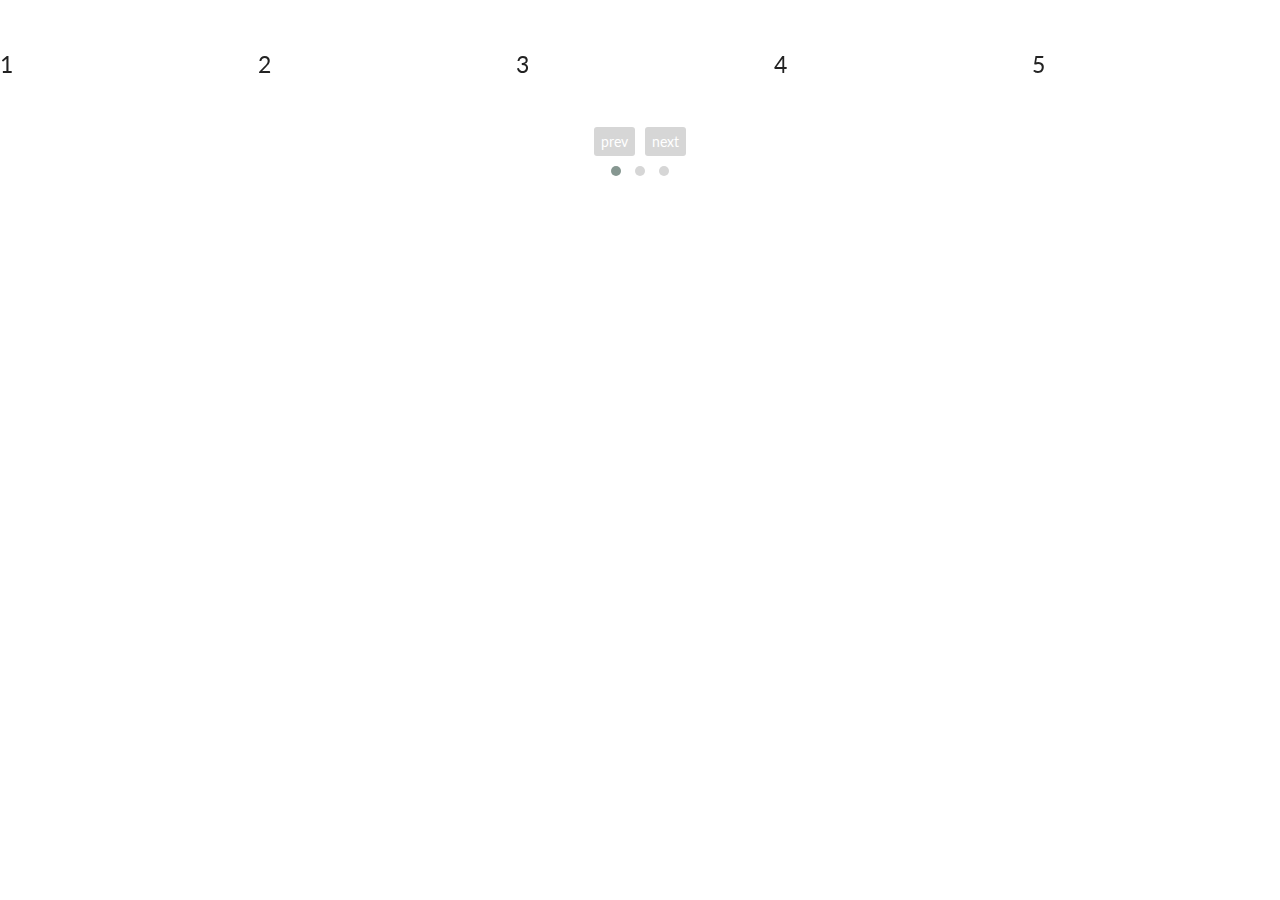
<file: дизайнер/OwlCarousel2-2.2.1/docs/demos/basic.html>
<!DOCTYPE html>
<html lang="en">
  <head>

    <!-- head -->
    <meta charset="utf-8">
    <meta name="msapplication-tap-highlight" content="no" />
    <meta name="viewport" content="width=device-width, initial-scale=1.0" />
    <meta name="description" content="Basic usage demo">
    <meta name="author" content="David Deutsch">
    <title>
      Basic Demo | Owl Carousel | 2.2.1
    </title>

    <!-- Stylesheets -->
    <link href='https://fonts.googleapis.com/css?family=Lato:300,400,700,400italic,300italic' rel='stylesheet' type='text/css'>
    <link rel="stylesheet" href="../assets/css/docs.theme.min.css">

    <!-- Owl Stylesheets -->
    <link rel="stylesheet" href="../assets/owlcarousel/assets/owl.carousel.min.css">
    <link rel="stylesheet" href="../assets/owlcarousel/assets/owl.theme.default.min.css">

    <!-- HTML5 shim and Respond.js IE8 support of HTML5 elements and media queries -->

    <!--[if lt IE 9]>
      <script src="https://oss.maxcdn.com/libs/html5shiv/3.7.0/html5shiv.js"></script>
      <script src="https://oss.maxcdn.com/libs/respond.js/1.3.0/respond.min.js"></script>
    <![endif]-->

    <!-- Favicons -->
    <link rel="apple-touch-icon-precomposed" sizes="144x144" href="../assets/ico/apple-touch-icon-144-precomposed.png">
    <link rel="shortcut icon" href="../assets/ico/favicon.png">
    <link rel="shortcut icon" href="favicon.ico">

    <!-- Yeah i know js should not be in header. Its required for demos.-->

    <!-- javascript -->
    <script src="../assets/vendors/jquery.min.js"></script>
    <script src="../assets/owlcarousel/owl.carousel.js"></script>
  </head>
  <body>


    <!--  Demos -->

  
          <div class="owl-carousel owl-theme">
            <div class="item">
              <h4>1</h4>
            </div>
            <div class="item">
              <h4>2</h4>
            </div>
            <div class="item">
              <h4>3</h4>
            </div>
            <div class="item">
              <h4>4</h4>
            </div>
            <div class="item">
              <h4>5</h4>
            </div>
            <div class="item">
              <h4>6</h4>
            </div>
            <div class="item">
              <h4>7</h4>
            </div>
            <div class="item">
              <h4>8</h4>
            </div>
            <div class="item">
              <h4>9</h4>
            </div>
            <div class="item">
              <h4>10</h4>
            </div>
            <div class="item">
              <h4>11</h4>
            </div>
            <div class="item">
              <h4>12</h4>
            </div>
			
			</div>
       
     
          <script>
            $(document).ready(function() {
              var owl = $('.owl-carousel');
              owl.owlCarousel({
                margin: 10,
                nav: true,
                loop: true,
                responsive: {
                  0: {
                    items: 1
                  },
                  600: {
                    items: 3
                  },
                  1000: {
                    items: 5
                  }
                }
              })
            })
          </script>
        </div>
      </div>



    <!-- vendors -->
    <script src="../assets/vendors/highlight.js"></script>
    <script src="../assets/js/app.js"></script>
  </body>
</html>
</file>
<file: css/style.css>
/* Default */
* {
    box-sizing: border-box;
    padding: 0;
    margin: 0;
}
:root {
    --colon-color: #000000;
    --colon-padding-vertical: 25px;
    --page-font: Tahoma;
    --small-font-size: 12px;
    --normal-font-size: 15px;
    --small-horizontal-padding: 25px;
    --normal-horizontal-padding: 50px;
    --big-horizontal-padding: 75px;
    --small-vertical-padding: 15px;
    --normal-vertical-padding: 30px;
    --big-vertical-padding: 50px;
    --normal-line-height: 1.7;
    --small-content-part-height: 320px;
    --normal-content-part-height: 420px;
    --big-content-part-height: 550px;
    --big-header-font-size: 39px;
    --custom-transition: all cubic-bezier(0.165, 0.84, 0.44, 1) 0.4s;
    --semi-transparent-background: linear-gradient(to top, rgba(0, 0, 0, 0.5), rgba(0, 0, 0, 0.5));
}
::selection { background-color: #00a8ee; }
a {
    text-decoration: none;
    color: var(--colon-color);
}

/* Page <<< */

.page {
    font-family: var(--page-font);
    font-size: var(--normal-font-size);
}
.hidden { display: none; }
.text-block {
    line-height: var(--normal-line-height);
    font-size: var(--normal-font-size);
    word-break: break-word;
    word-spacing: normal;
    word-wrap: normal;
}
.full-height { height: 100%; }
.half-width { width: 50%; }
.margin-auto-h {
    margin-left: auto;
    margin-right: auto;
}
.marked-block { background-color: #ffe243; }
.center-text-align { text-align: center; }
.center-flex-items-align { align-items: center; }
.bold-font { font-weight: bold; }
.small-padding-v { padding: var(--small-vertical-padding) 0; }
.small-padding-v-top { padding: var(--small-vertical-padding) 0 0; }
.small-padding-v-bottom { padding: 0 0 var(--small-vertical-padding); }
.normal-padding-v { padding: var(--normal-vertical-padding) 0; }
.normal-padding-v-top { padding: var(--normal-vertical-padding) 0 0; }
.normal-padding-v-bottom { padding: 0 0 var(--normal-vertical-padding); }
.big-padding-v { padding: var(--big-vertical-padding) 0; }
.big-padding-v-top { padding: var(--big-vertical-padding) 0 0; }
.big-padding-v-bottom { padding: 0 0 var(--big-vertical-padding); }
.small-padding-h { 
    padding-left: var(--small-horizontal-padding); 
    padding-right: var(--small-horizontal-padding);
}
.small-padding-h-left { padding-left: var(--small-horizontal-padding); }
.small-padding-h-right { padding-right: var(--small-horizontal-padding); }
.normal-padding-h { 
    padding-left: var(--small-horizontal-padding); 
    padding-right: var(--small-horizontal-padding); 
}
.normal-padding-h-left { padding-left: var(--normal-horizontal-padding); }
.normal-padding-h-right { padding-right: var(--normal-horizontal-padding); }
.big-padding-h { 
    padding-left: var(--big-horizontal-padding); 
    padding-right: var(--big-horizontal-padding);
}
.big-padding-h-left { padding-left: var(--big-horizontal-padding); }
.big-padding-h-right { padding-right: var(--big-horizontal-padding); }
.extra-padding-h {
    padding-left: calc(var(--big-horizontal-padding)*4); 
    padding-right: calc(var(--big-horizontal-padding)*4); 
}
.small-min-height { min-height: var(--small-content-part-height); }
.normal-min-height { min-height: var(--normal-content-part-height); }
.block-elem { display: block; }
.inline-elem { display: inline; }
.inline-block-elem { display: inline-block; }
.flexbox-item { display: flex; }
.relative-pos { position: relative; }
.h1 { font-size: var(--big-header-font-size); }
.h2 { font-size: calc(var(--big-header-font-size) - var(--big-header-font-size)*0.30); }
.h3 { font-size: calc(var(--big-header-font-size) - var(--big-header-font-size)*0.45); }
.h4 { font-size: calc(var(--big-header-font-size) - var(--big-header-font-size)*0.60); }

/* Header */
.header {
    background-color: var(--colon-color);
}

/* Content */

.content-head {
    background-image: var(--semi-transparent-background), url('../images/c_head.png');
    background-repeat: no-repeat;
    background-size: cover;
    background-position: 50%;
    color: #ffffff;
}
.content-head__wrap {
    position: absolute;
    z-index: 250;
    top: 0;
    left: 0;
    width: 100%;
    height: 100%;
}
.info-cards {
    background-color: #f3f3f3;
    padding: var(--big-vertical-padding) 0;
    line-height: var(--normal-line-height);
}
.service {
    background-image: linear-gradient(to top, rgba(0, 0, 0, 0.5), rgba(0, 0, 0, 0.5)), url('../images/services.png');
    background-repeat: no-repeat;
    background-size: cover;
    color: #ffffff;
}
.support {
    background-color: #f3f3f3;
}
.content__column-desc {
    padding-right: var(--small-horizontal-padding);
    padding-bottom: var(--small-vertical-padding);
}
.content__column-header {
    padding-bottom: var(--small-vertical-padding);
}
.smart-line-wrap {
    position: absolute;
    z-index: 250;
    bottom: 0;
    left: 0;
    width: 100%;
    height: 3px;
}
.smart-line {
    border-style: solid;
    border-bottom: none;
    border-width: 3px;
    text-align: center;
    width: 50%;
    display: inline-block;
    vertical-align: top;
}
.smart-line--orange {
    border-color: #ffb400;
}
.smart-line--blue {
    border-color: #009bff;
}
.icon-tech__block {
    width: 55px;
    height: 55px;
    background-color: #000000;
    vertical-align: bottom;
    margin-right: 4%;
}
.icon-tech__block:last-child {
    margin-right: 0;
}

/* Footer */
.footer {
    background-color: #000000;
    padding: var(--colon-padding-vertical) 0;
    color: #ffffff;
    font-size: 17px;
}
.footer__link {
    display: inline-block;
    padding: 0 var(--small-horizontal-padding);
    color: #ffffff;
}

/* >>> */

/* Components <<< */

/* Navigation menu */

.menu__list {
    list-style: none;
    font-size: 0;
}
.menu__item {
    display: inline-block;
    font-size: 17px;
}
.menu__link {
    display: block;
    color: #ffffff;
    padding: var(--colon-padding-vertical) 15px;
    background-color: transparent;
    transition: var(--custom-transition);
}
.menu__link:hover {
    background-color: #ffffff;
    color: #000000;
}
.burger-btn {
	color: #FFFFFF;
	font-size: 17px;
}
.burger-btn-src {
	display: block;
	padding: var(--colon-padding-vertical) 15px;
    background-color: transparent;
    transition: var(--custom-transition);
}
.burger-btn-src:hover {
	background-color: #ffffff;
    color: #000000;
}

/* Slider */

.slider {
    width: 100%;
    position: relative;
    z-index: 250;
    overflow: hidden;
}
.slider__slides, 
.slider__dots {
    list-style: none;
}
.slider__dots {
    position: absolute;
    z-index: 250;
    width: 100%;
    text-align: center;
    bottom: 4%;
    left: 0;
}
.slider__dot {
    display: inline-block;
    margin-right: 5px;
    cursor: pointer;
}
.slider__dot:last-child {
    margin-right: 0;
}
.slider__dot-shape {
    display: block;
    width: 15px;
    height: 15px;
    border: 2px solid #ffffff;
    border-radius: 50%;
}
.slider__dot--is-active .slider__dot-shape {
    background-color: #ffffff;
}
.slider__slide {
    width: 100%;
    min-height: var(--big-content-part-height);
    position: relative;
    z-index: 250;
    background-size: cover;
    background-position: 50%; 
    background-image: url('../images/1.png');
}
.slider__image {
    width: 100%;
    vertical-align: bottom;
}
.slider__slide-header {
    color: #ffffff;
    position: absolute;
    z-index: 250;
    top: 0;
    left: 0;
    width: 100%;
    height: 100%;
    display: flex;
    align-items: center;
    justify-content: center;
    -ms-flex-align: center;
}
.slider__header-text {
    text-align: center;
    width: 37%;
	height: auto;
}

/* Card */

.card {
    padding: var(--small-vertical-padding) var(--big-horizontal-padding) var(--small-vertical-padding) 0;
}
.card__image {
    text-align: center;
    padding-bottom: var(--small-vertical-padding);
}
.card__image-src {
    display: inline-block;
    width: 75px;
    height: 75px;
    background-position: 50%;
    background-size: cover;
    background-image: url('../images/card_image.png');
}
.card__header {
    color: #53b4ff;
    padding: var(--small-vertical-padding) 0;
}

/* Blue Button */

.button {
    border-radius: 25px;
    cursor: pointer;
    user-select: none;
    transition: var(--custom-transition);
}
.button--blue-out {
    background-color: transparent;
    border: 2px solid #53b4ff;
    color: #53b4ff;
    font-size: 16px;
    padding: 10px 40px;
}
.button--blue-out:hover {
    background-color: #53b4ff;
    color: #ffffff;
}
.button--blue-in {
    background-color: #53b4ff;
    color: #ffffff;
    border: none;
    font-size: 15px;
    padding: 13px 50px;
}
.button--blue-in:hover {
    background-color: #0593dd;
}

/* >>> */

/* Media */

@media (max-width: 992px) {
	.sm-font-size { --big-header-font-size: 33px; }
    .sm-no-padding { padding-right: 0; }
	.sm-hide { display: none; }
	.sm-show { display: block; }
    .sm-h-padding {
        padding-right: var(--small-horizontal-padding);
        padding-left: var(--small-horizontal-padding);
    }
    .sm-center-text-align { text-align: center; }
    .sm-full-width { width: 100%; }
}
</file>
<file: css/grid.css>
*:before,
*:after {
    box-sizing: border-box;
}

/* Container */
.area {
    margin-left: auto;
    margin-right: auto;
}

/* Container: Media queries */
@media (min-width: 768px) {
    .area { width: 750px; }   
}
@media (min-width: 992px) {
    .area { width: 970px; }
}
@media (min-width: 1200px) {
    .area { width: 1170px; }
}

/* Row */
.row:before,
.row:after {
    content: " ";
    display: table;
}
.row:after {
    clear: both;
}

/* Common styles for all columns */
.col-xs-1, .col-xs-2, .col-xs-3, .col-xs-4, .col-xs-5, .col-xs-6, .col-xs-7, .col-xs-8, .col-xs-9, .col-xs-10, .col-xs-11, .col-xs-12, .col-sm-1, .col-sm-2, .col-sm-3, .col-sm-4, .col-sm-5, .col-sm-6, .col-sm-7, .col-sm-8, .col-sm-9, .col-sm-10, .col-sm-11, .col-sm-12, .col-md-1, .col-md-2, .col-md-3, .col-md-4, .col-md-5, .col-md-6, .col-md-7, .col-md-8, .col-md-9, .col-md-10, .col-md-11, .col-md-12, .col-lg-1, .col-lg-2, .col-lg-3, .col-lg-4, .col-lg-5, .col-lg-6, .col-lg-7, .col-lg-8, .col-lg-9, .col-lg-10, .col-lg-11, .col-lg-12 {
    position: relative;
    float: left;
}

/* ExtraSmall (screen < 768px) */
.col-xs-1  { width: 8.33333333%; }
.col-xs-2  { width: 16.66666667%; }
.col-xs-3  { width: 25%; }
.col-xs-4  { width: 33.33333333%; }
.col-xs-5  { width: 41.66666667%; }
.col-xs-6  { width: 50%; }
.col-xs-7  { width: 58.33333333%; }
.col-xs-8  { width: 66.66666667%; }
.col-xs-9  { width: 75%; }
.col-xs-10 { width: 83.33333333%; }
.col-xs-11 { width: 91.66666667%; }
.col-xs-12 { width: 100%; }

/* Small (screen > 768px) */
@media (min-width: 768px) {
    .col-sm-1  { width: 8.33333333%; }
    .col-sm-2  { width: 16.66666667%; }
    .col-sm-3  { width: 25%; }
    .col-sm-4  { width: 33.33333333%; }
    .col-sm-5  { width: 41.66666667%; }
    .col-sm-6  { width: 50%; }
    .col-sm-7  { width: 58.33333333%; }
    .col-sm-8  { width: 66.66666667%; }
    .col-sm-9  { width: 75%; }
    .col-sm-10 { width: 83.33333333%; }
    .col-sm-11 { width: 91.66666667%; }
    .col-sm-12 { width: 100%; }
}

/* Medium (screen > 992px) */
@media (min-width: 992px) {
    .col-md-1  { width: 8.33333333%; }
    .col-md-2  { width: 16.66666667%; }
    .col-md-3  { width: 25%; }
    .col-md-4  { width: 33.33333333%; }
    .col-md-5  { width: 41.66666667%; }
    .col-md-6  { width: 50%; }
    .col-md-7  { width: 58.33333333%; }
    .col-md-8  { width: 66.66666667%; }
    .col-md-9  { width: 75%; }
    .col-md-10 { width: 83.33333333%; }
    .col-md-11 { width: 91.66666667%; }
    .col-md-12 { width: 100%; }
}

/* Large (screen > 1200px) */
@media (min-width: 1200px) {
    .col-lg-1  { width: 8.33333333%; }
    .col-lg-2  { width: 16.66666667%; }
    .col-lg-3  { width: 25%; }
    .col-lg-4  { width: 33.33333333%; }
    .col-lg-5  { width: 41.66666667%; }
    .col-lg-6  { width: 50%; }
    .col-lg-7  { width: 58.33333333%; }
    .col-lg-8  { width: 66.66666667%; }
    .col-lg-9  { width: 75%; }
    .col-lg-10 { width: 83.33333333%; }
    .col-lg-11 { width: 91.66666667%; }
}
</file>
<file: дизайнер/css/style.css>
﻿/* Default */
* {
    box-sizing: border-box;
    padding: 0;
    margin: 0;
}

@font-face {
    font-family: PTRegular; /* Имя шрифта */
    src: url(../fonts/PTS55F.ttf); /* Путь к файлу со шрифтом */
   }
   
   @font-face {
    font-family: PTItalicNormal /* Имя шрифта */
    src: url(../fonts/PTS56F.ttf); /* Путь к файлу со шрифтом */
   }
   
   @font-face {
    font-family: PTBold; /* Имя шрифта */
    src: url(../fonts/PTS75F.ttf); /* Путь к файлу со шрифтом */
   }
   
   @font-face {
    font-family: PTItalic; /* Имя шрифта */
    src: url(../fonts/PTS76F.ttf); /* Путь к файлу со шрифтом */
   }
  


:root {
    --colon-color: #000000;
    --colon-padding-vertical: 25px;
    --page-font: Tahoma;
    --small-font-size: 12px;
    --normal-font-size: 15px;
    --small-horizontal-padding: 25px;
    --normal-horizontal-padding: 50px;
    --big-horizontal-padding: 75px;
    --small-vertical-padding: 15px;
    --normal-vertical-padding: 30px;
    --big-vertical-padding: 50px;
    --normal-line-height: 1.7;
    --small-content-part-height: 320px;
    --normal-content-part-height: 420px;
    --big-content-part-height: 550px;
    --big-header-font-size: 39px;
    --custom-transition: all cubic-bezier(0.165, 0.84, 0.44, 1) 0.4s;
    --semi-transparent-background: linear-gradient(to top, rgba(0, 0, 0, 0.5), rgba(0, 0, 0, 0.5));
	--marg-top: 50px;
}
::selection { background-color: #00a8ee; }
a {
    text-decoration: none;
    color: var(--colon-color);
}

/* Page <<< */

.page {
    font-family: var(--page-font);
    font-size: var(--normal-font-size);
}
.hidden { display: none; }
.text-block {
    line-height: var(--normal-line-height);
    font-size: var(--normal-font-size);
    word-break: break-word;
    word-spacing: normal;
	font-family:PTRegular;
	font-size:18px;
    word-wrap: normal;
}
.full-height { height: 100%; }
.half-width { width: 50%; }
.margin-auto-h {
    margin-left: auto;
    margin-right: auto;
}
.marked-block { background-color: #ffe243; }
.center-text-align { text-align: center; }
.center-flex-items-align { align-items: center; }
.bold-font { font-weight: bold; }
.small-padding-v { padding: var(--small-vertical-padding) 0; }
.small-padding-v-top { padding: var(--small-vertical-padding) 0 0; }
.small-padding-v-bottom { padding: 0 0 var(--small-vertical-padding); }
.normal-padding-v { padding: var(--normal-vertical-padding) 0; }
.normal-padding-v-top { padding: var(--normal-vertical-padding) 0 0; }
.normal-padding-v-bottom { padding: 0 0 var(--normal-vertical-padding); }
.big-padding-v { padding: var(--big-vertical-padding) 0; }
.big-padding-v-top { padding: var(--big-vertical-padding) 0 0; }
.big-padding-v-bottom { padding: 0 0 var(--big-vertical-padding); }
.small-padding-h { 
    padding-left: var(--small-horizontal-padding); 
    padding-right: var(--small-horizontal-padding);
}
.small-padding-h-left { padding-left: var(--small-horizontal-padding); }
.small-padding-h-right { padding-right: var(--small-horizontal-padding); }
.normal-padding-h { 
    padding-left: var(--small-horizontal-padding); 
    padding-right: var(--small-horizontal-padding); 
}

.small-margin-left{padding-left:var(--normal-padding-h-left);}
.normal-padding-h-left { padding-left: var(--normal-horizontal-padding); }
.normal-padding-h-right { padding-right: var(--normal-horizontal-padding); }
.big-padding-h { 
    padding-left: var(--big-horizontal-padding); 
    padding-right: var(--big-horizontal-padding);
}
.big-padding-h-left { padding-left: var(--big-horizontal-padding); }
.big-padding-h-right { padding-right: var(--big-horizontal-padding); }
.extra-padding-h {
    padding-left: calc(var(--big-horizontal-padding)*4); 
    padding-right: calc(var(--big-horizontal-padding)*4); 
}
.small-min-height { min-height: var(--small-content-part-height); }
.normal-min-height { min-height: var(--normal-content-part-height); }
.block-elem { display: block; }
.inline-elem { display: inline; }
.inline-block-elem { display: inline-block; }
.flexbox-item { display: flex; }
.relative-pos { position: relative; }
.h1 { font-size: var(--big-header-font-size); font-weight:normal; font-family:PTBold;}
.h2 { font-size: calc(var(--big-header-font-size) - var(--big-header-font-size)*0.30); }
.h3 { font-size: calc(var(--big-header-font-size) - var(--big-header-font-size)*0.45); font-weight:normal; font-family:PTBold; }
.h4 { font-size: calc(var(--big-header-font-size) - var(--big-header-font-size)*0.60); }

/* Header */
.header {
    background-color: var(--colon-color);
    position: relative;
    z-index: 850;
}

/* Content */


.head-web {
    background-image: var(--semi-transparent-background), url('../images/webbg.jpg');
    background-repeat: no-repeat;
    background-size: cover;
    background-position: 50%;
    color: #ffffff;
}

.content-head {
    background-image: var(--semi-transparent-background), url('../images/c_head.png');
    background-repeat: no-repeat;
    background-size: cover;
    background-position: 50%;
    color: #ffffff;
}
.content-head__wrap {
    position: absolute;
    z-index: 250;
    top: 0;
    left: 0;
    width: 100%;
    height: 100%;
}
.info-cards {
    background-color: #f3f3f3;
    padding: var(--big-vertical-padding) 0;
    line-height: var(--normal-line-height);
}
.service {
    background-image: linear-gradient(to top, rgba(0, 0, 0, 0.5), rgba(0, 0, 0, 0.5)), url('../images/services.png');
    background-repeat: no-repeat;
    background-size: cover;
    color: #ffffff;
}
.support {
    background-color: #f3f3f3;
}
.content__column-desc {
    padding-right: var(--small-horizontal-padding);
    padding-bottom: var(--small-vertical-padding);
}
.content__column-header {
    padding-bottom: var(--small-vertical-padding);
}
.smart-line-wrap {
    position: absolute;
    z-index: 250;
    bottom: 0;
    left: 0;
    width: 100%;
    height: 3px;
}
.smart-line {
    border-style: solid;
    border-bottom: none;
    border-width: 3px;
    text-align: center;
    width: 50%;
    display: inline-block;
    vertical-align: top;
}
.smart-line--orange {
    border-color: #ffb400;
}
.smart-line--blue {
    border-color: #009bff;
}
.icon-tech__block {
    width: auto;
    height: 90px;
    background-color: #000000;
    vertical-align: bottom;
    margin-right: 4%;
}
.icon-tech__block:last-child {
    margin-right: 0;
}

/* Footer */
.footer {
    background-color: #000000;
    padding: var(--colon-padding-vertical) 0;
    color: #ffffff;
    font-size: 17px;
}
.footer__link {
    display: inline-block;
    padding: 0 var(--small-horizontal-padding);
    color: #ffffff;
	float:right;
}

/* >>> */

/* Components <<< */

/* Navigation menu */

.menu__list {
    list-style: none;
    font-size: 0;
}
.menu__item {
    display: inline-block;
    font-size: 17px;
}
.menu__link {
    display: block;
    color: #ffffff;
    padding: var(--colon-padding-vertical) 15px;
    background-color: transparent;
    transition: var(--custom-transition);
}
.menu__link:hover {
    background-color: #ffffff;
    color: #000000;
}
.burger-btn {
	color: #FFFFFF;
    font-size: 17px;
    cursor: pointer;
}
.burger-btn-src {
	display: block;
	padding: var(--colon-padding-vertical) 15px;
    background-color: transparent;
    transition: var(--custom-transition);
}
.burger-btn-src:hover {
	background-color: #ffffff;
    color: #000000;
}

/* Slider */

.slider {
    width: 100%;
    position: relative;
    z-index: 250;
    overflow: hidden;
}
.slider__slides, 
.slider__dots {
    list-style: none;
}
.slider__dots {
    position: absolute;
    z-index: 250;
    width: 100%;
    text-align: center;
    bottom: 4%;
    left: 0;
}
.slider__dot {
    display: inline-block;
    margin-right: 5px;
    cursor: pointer;
}
.slider__dot:last-child {
    margin-right: 0;
}
.slider__dot-shape {
    display: block;
    width: 15px;
    height: 15px;
    border: 2px solid #ffffff;
    border-radius: 50%;
}
.slider__dot--is-active .slider__dot-shape {
    background-color: #ffffff;
}
.slider__slide {
    width: 100%;
    min-height: var(--big-content-part-height);
    position: relative;
    z-index: 250;
    background-size: cover;
    background-position: 50%; 
    background-image: url('../images/1.png');
}
.slider__image {
    width: 100%;
    vertical-align: bottom;
}
.slider__slide-header {
    color: #ffffff;
    position: absolute;
    z-index: 250;
    top: 0;
    left: 0;
    width: 100%;
    height: 100%;
    display: flex;
    align-items: center;
    justify-content: center;
    -ms-flex-align: center;
}
.slider__header-text {
    text-align: center;
    width: 37%;
	height: auto;
}

/* Card */

.card {
    padding: var(--small-vertical-padding) var(--big-horizontal-padding) var(--small-vertical-padding) 0;
}
.card__image {
    text-align: center;
    padding-bottom: var(--small-vertical-padding);
}
.card__image-src {
    display: inline-block;
    width: 75px;
    height: 75px;
    background-position: 50%;
    background-size: cover;
    background-image: url('../images/card_image.png');
}
.card__header {
	font-weight: bold;
    color: #53b4ff;
    padding: var(--small-vertical-padding) 0;
}

.type {
	color:white;
	background:red;
	padding: 5px;
	width: auto;
	font-family: PTBold;
}

.text-port {
	position:relative;
	left:10px;
}
.img-port {
	float:left;
	margin-top:20px;
	background-color:red;
	width:150px;
	height:150px;
	
}

.big {
	padding:10px;
	font-size:25px;
	background:none;
	color:black;
}

.fiol {
	background:#7800ff;
}

.bur {
	background:#00deff;
}

.orange {
	background:#ff6000;
}



/* Blue Button */

.button {
    border-radius: 25px;
    cursor: pointer;
    user-select: none;
    transition: var(--custom-transition);
}
.button--blue-out {
    background-color: transparent;
    border: 2px solid #53b4ff;
    color: #53b4ff;
    font-size: 16px;
    padding: 10px 40px;
}
.button--blue-out:hover {
    background-color: #53b4ff;
    color: #ffffff;
}
.button--blue-in {
    background-color: #53b4ff;
    color: #ffffff;
    border: none;
    font-size: 15px;
    padding: 13px 50px;
	position:relative;
    top:20px;
    box-shadow: 0 8px 40px 1px rgba(83, 180, 255, 0.7);
}

.button--black-in {
    background-color: #000;
    color: #ffffff;
    border: none;
    font-size: 15px;
    padding: 10px 50px;
	position:relative;
}

.button--blue-in:hover {
    background-color: #0593dd;
}

.button--red-in {
    background-color: #ff4040;
    color: #ffffff;
    border: none;
    font-size: 15px;
    padding: 13px 50px;
	position:relative;
    top: 20px;
    box-shadow: 0 8px 40px 1px rgba(255, 64, 64, 0.7);
}

.button--red-in:hover {
    background-color: #e40202;
	
}
.customer {
	margin-top: var(--marg-top);
}

.import {
	color:black;
	font-family:PTBold;
	background:#ffc600;
}

.date {
	color:#252525;
	display:block;
	font-family:PTRegular;
}

/* >>> */

/* Contacts Form */

.contacts__form-text {
    padding: 15px 0;
    font-weight: bold;
    font-size: 16px;
    position: relative;
    z-index: 600;
}
.required:after {
    content: '*';
    color: #ff4949;
    font-family: inherit;
    font-size: inherit;
    width: 25px;
    height: 25px;
}
.contacts-form {
    margin: 15px 0;
}
.contacts__input,
.contacts__select {
    width: 100%;
    padding: 10px 5px;
    border: none;
    font-size: 18px;
    background-color: transparent;
    border-bottom: 2px solid #0095ff;
}
.contacts__input:focus,
.contacts__select:focus {
    outline: none;
}
.contacts__select {
    color: #757575;
}
.contacts__label {
    display: block;
    margin: 0 0 10px;
}
.contacts__submit {
    border: none;
    width: 100%;
    padding: 10px 5px;
    background-color: #0095ff;
    color: #fff;
    font-size: 18px;
    cursor: pointer;
    opacity: 1;
    transition: opacity ease-in-out .3s;
}
.contacts__submit:hover {
    opacity: .8;
}
/* Скрываем реальный чекбокс */
.checkbox {
    display: none;
}
.checkbox-custom {
    position: relative;   
    width: 20px;             
    height: 20px;            
    border: 2px solid #ccc;
    border-radius: 3px;
}
.checkbox-custom,
.label {
    display: inline-block;
    vertical-align: middle;
}
.checkbox:checked + .checkbox-custom::before {
    content: "";             
    display: block;         
    position: absolute;
    top: 2px;
    right: 2px;
    bottom: 2px;
    left: 2px;
    background: #0095ff;     
    border-radius: 2px;
}

/* ------- */

/* >>> */

.site-overlay {
    position: fixed;
    top: 0;
    left: 0;
    z-index: 1031;
}

.site-overlay-top-left-1 {
    position: absolute;
    top: 0;
    width: 95px;
    height: 0;
    margin-left: 0;
    border-top: 190px solid #f6f6f6;
    border-right: 95px solid rgba(0, 0, 0, 0);
    pointer-events: none;
    -moz-transform: scale(.9999);
}

.site-overlay-top-left-2 {
    position: absolute;
    top: 0;
    width: 190px;
    height: 0;
    margin-left: 0;
    border-top: 95px solid #f6f6f6;
    border-right: 190px solid rgba(0, 0, 0, 0);
    pointer-events: none;
    -moz-transform: scale(.9999);
}

.site-overlay-logo {
    position: absolute;
    top: 5px;
    left: 5px;
}

.site-overlay-logo a {
    display: block;
}

.site-overlay-logo a img {
    width: 63px;
    height: 63px;
}


.site-footer {
    position: relative;
    overflow: hidden;
}

.site-overlay-bottom-right-1 {
    position: absolute;
    bottom: 0;
    right: 0;
    width: 200px;
    height: 0;
    margin-left: 0;
    border-bottom: 100px solid white;
    border-left: 200px solid rgba(0, 0, 0, 0);
    -moz-transform: scale(.9999);
}

.site-overlay-bottom-right-2 {
    position: absolute;
    bottom: 0;
    right: 0;
    width: 100px;
    height: 0;
    margin-left: 0;
    border-bottom: 200px solid white;
    border-left: 100px solid rgba(0, 0, 0, 0);
    -moz-transform: scale(.9999);
}


.stage {
    margin-top: 30px;
    display: flex;
    justify-content: left;
    align-items: center;
}

.name_stage {
    border-radius: 100px;
    background-color: #00365c;
    color:#fff;
    padding: 10px;
    display: flex;
    display: flex;
    justify-content: center;
    align-items: center;
    width: 35px;
    height: 35px;
    font-family: GlBold, sans-serif;
    font-weight: bold;
}
.name_stage-text {
    display: block;
}
.text_stage {
    padding: 10px;
    font-family: GlLight, sans-serif;
    font-size: 18px;
    display: block;
}

/**
 * Cube cutout background
 */

    .site-overlay-logo {
        top: 0;
        left: 15px;
    }
    .site-overlay-logo a img {
        width: 126px;
        height: 126px;
    }
    .site-overlay-top-left-1 {
        width: 190px;
        border-top-width: 350px;
        border-right-width: 190px;
    }
    .site-overlay-top-left-2 {
        width: 380px;
        border-top-width: 160px;
        border-right-width: 380px;
    }
	
	.link_vk {
		display: block;
		float: right;
	}
	


/* Media */

@media (max-width: 992px) {
	.site-overlay {display:none;}
	.sm-font-size { --big-header-font-size: 33px; }
    .sm-no-padding { padding-right: 0; }
	.sm-hide { display: none; }
	.sm-show { display: block; }
    .sm-h-padding {
        padding-right: var(--small-horizontal-padding);
        padding-left: var(--small-horizontal-padding);
    }
    .sm-block { display: block; }
    .sm-menu {
        position: absolute;
        z-index: 900;
        top: 84px;
        left: 0;
        width: 100%;
        height: 50%;
    }
    .sm-menu li { background-color: var(--colon-color); }
    .sm-center-text-align { text-align: center; }
    .sm-full-width { width: 100%; }
    .icon-tech__block { margin: 10px 20px; }
}
</file>
<file: дизайнер/css/grid.css>
*:before,
*:after {
    box-sizing: border-box;
}

/* Container */
.area {
    margin-left: auto;
    margin-right: auto;
}

/* Container: Media queries */
@media (min-width: 768px) {
    .area { width: 750px; }   
}
@media (min-width: 992px) {
    .area { width: 970px; }
}
@media (min-width: 1200px) {
    .area { width: 1170px; }
}

/* Row */
.row:before,
.row:after {
    content: " ";
    display: table;
}
.row:after {
    clear: both;
}

/* Common styles for all columns */
.col-xs-1, .col-xs-2, .col-xs-3, .col-xs-4, .col-xs-5, .col-xs-6, .col-xs-7, .col-xs-8, .col-xs-9, .col-xs-10, .col-xs-11, .col-xs-12, .col-sm-1, .col-sm-2, .col-sm-3, .col-sm-4, .col-sm-5, .col-sm-6, .col-sm-7, .col-sm-8, .col-sm-9, .col-sm-10, .col-sm-11, .col-sm-12, .col-md-1, .col-md-2, .col-md-3, .col-md-4, .col-md-5, .col-md-6, .col-md-7, .col-md-8, .col-md-9, .col-md-10, .col-md-11, .col-md-12, .col-lg-1, .col-lg-2, .col-lg-3, .col-lg-4, .col-lg-5, .col-lg-6, .col-lg-7, .col-lg-8, .col-lg-9, .col-lg-10, .col-lg-11, .col-lg-12 {
    position: relative;
    float: left;
}

/* ExtraSmall (screen < 768px) */
.col-xs-1  { width: 8.33333333%; }
.col-xs-2  { width: 16.66666667%; }
.col-xs-3  { width: 25%; }
.col-xs-4  { width: 33.33333333%; }
.col-xs-5  { width: 41.66666667%; }
.col-xs-6  { width: 50%; }
.col-xs-7  { width: 58.33333333%; }
.col-xs-8  { width: 66.66666667%; }
.col-xs-9  { width: 75%; }
.col-xs-10 { width: 83.33333333%; }
.col-xs-11 { width: 91.66666667%; }
.col-xs-12 { width: 100%; }

/* Small (screen > 768px) */
@media (min-width: 768px) {
    .col-sm-1  { width: 8.33333333%; }
    .col-sm-2  { width: 16.66666667%; }
    .col-sm-3  { width: 25%; }
    .col-sm-4  { width: 33.33333333%; }
    .col-sm-5  { width: 41.66666667%; }
    .col-sm-6  { width: 50%; }
    .col-sm-7  { width: 58.33333333%; }
    .col-sm-8  { width: 66.66666667%; }
    .col-sm-9  { width: 75%; }
    .col-sm-10 { width: 83.33333333%; }
    .col-sm-11 { width: 91.66666667%; }
    .col-sm-12 { width: 100%; }
}

/* Medium (screen > 992px) */
@media (min-width: 992px) {
    .col-md-1  { width: 8.33333333%; }
    .col-md-2  { width: 16.66666667%; }
    .col-md-3  { width: 25%; }
    .col-md-4  { width: 33.33333333%; }
    .col-md-5  { width: 41.66666667%; }
    .col-md-6  { width: 50%; }
    .col-md-7  { width: 58.33333333%; }
    .col-md-8  { width: 66.66666667%; }
    .col-md-9  { width: 75%; }
    .col-md-10 { width: 83.33333333%; }
    .col-md-11 { width: 91.66666667%; }
    .col-md-12 { width: 100%; }
}

/* Large (screen > 1200px) */
@media (min-width: 1200px) {
    .col-lg-1  { width: 8.33333333%; }
    .col-lg-2  { width: 16.66666667%; }
    .col-lg-3  { width: 25%; }
    .col-lg-4  { width: 33.33333333%; }
    .col-lg-5  { width: 41.66666667%; }
    .col-lg-6  { width: 50%; }
    .col-lg-7  { width: 58.33333333%; }
    .col-lg-8  { width: 66.66666667%; }
    .col-lg-9  { width: 75%; }
    .col-lg-10 { width: 83.33333333%; }
    .col-lg-11 { width: 91.66666667%; }
}
</file>
